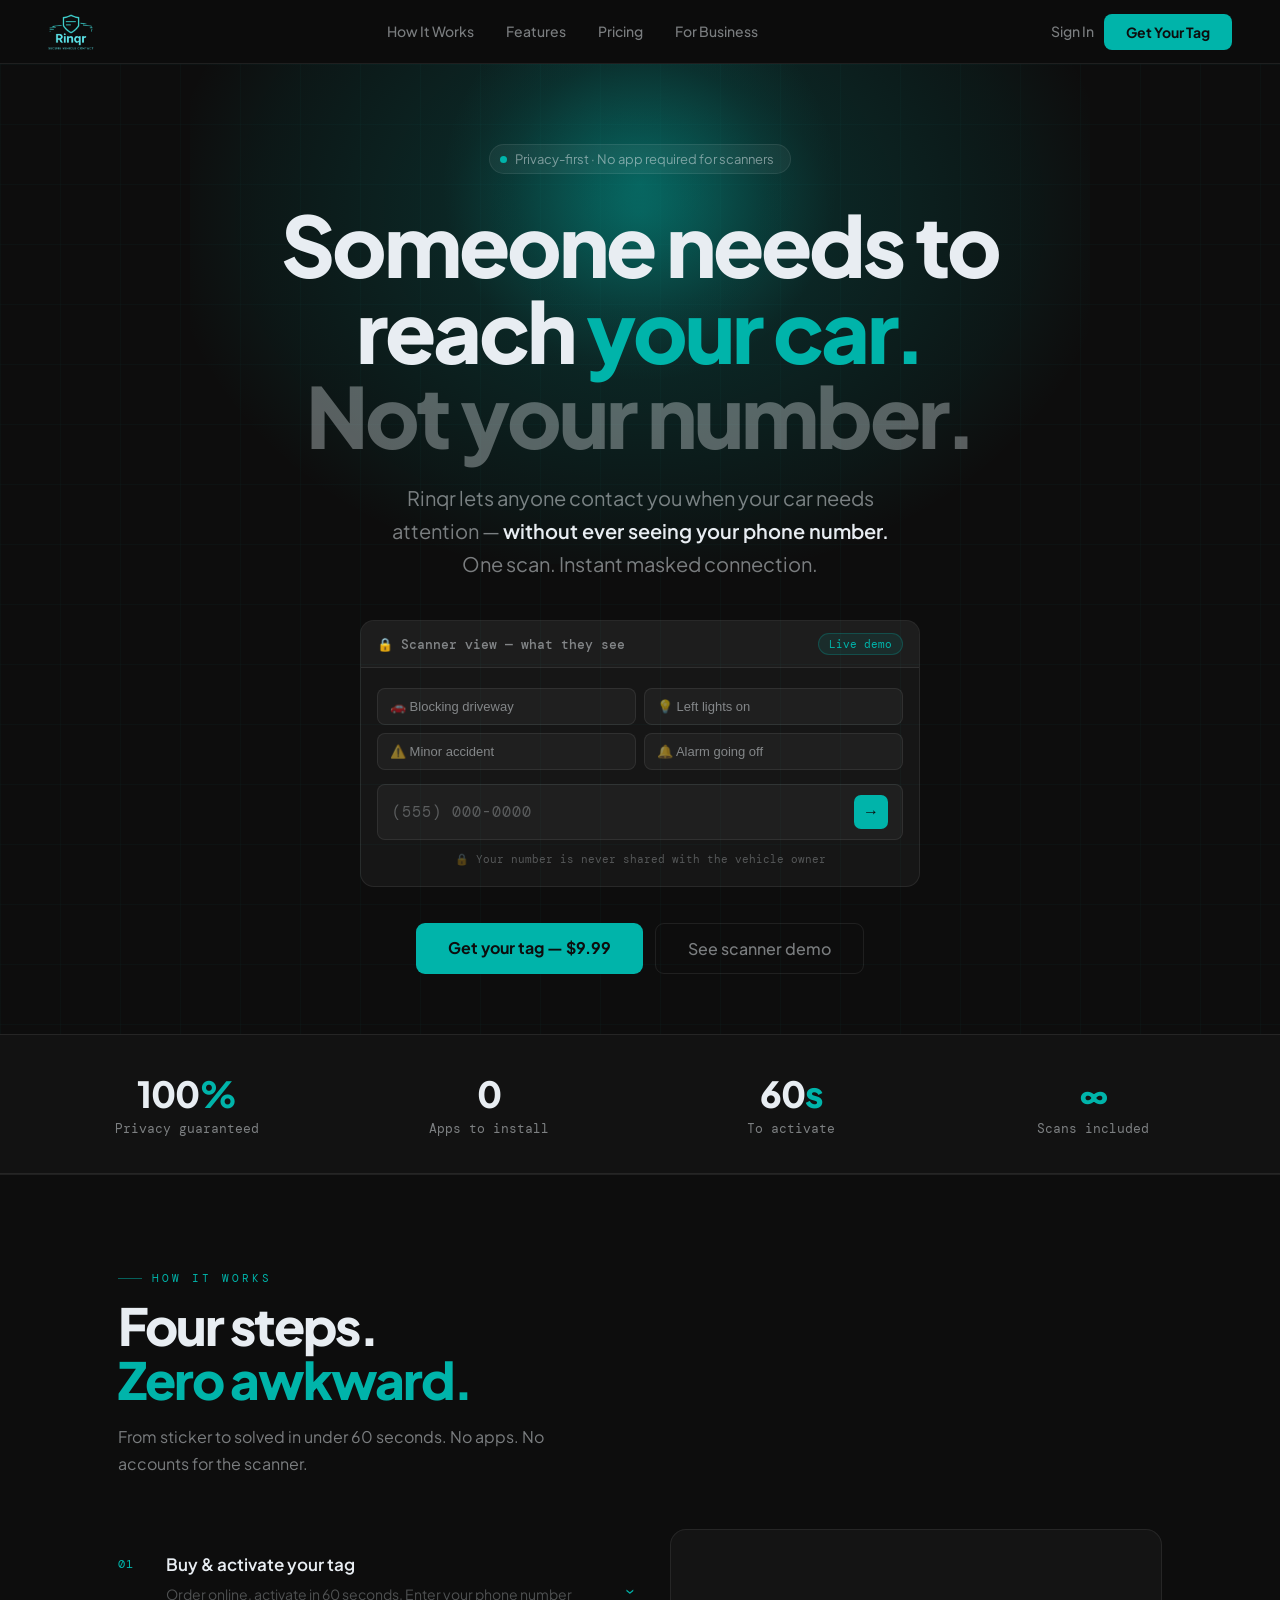
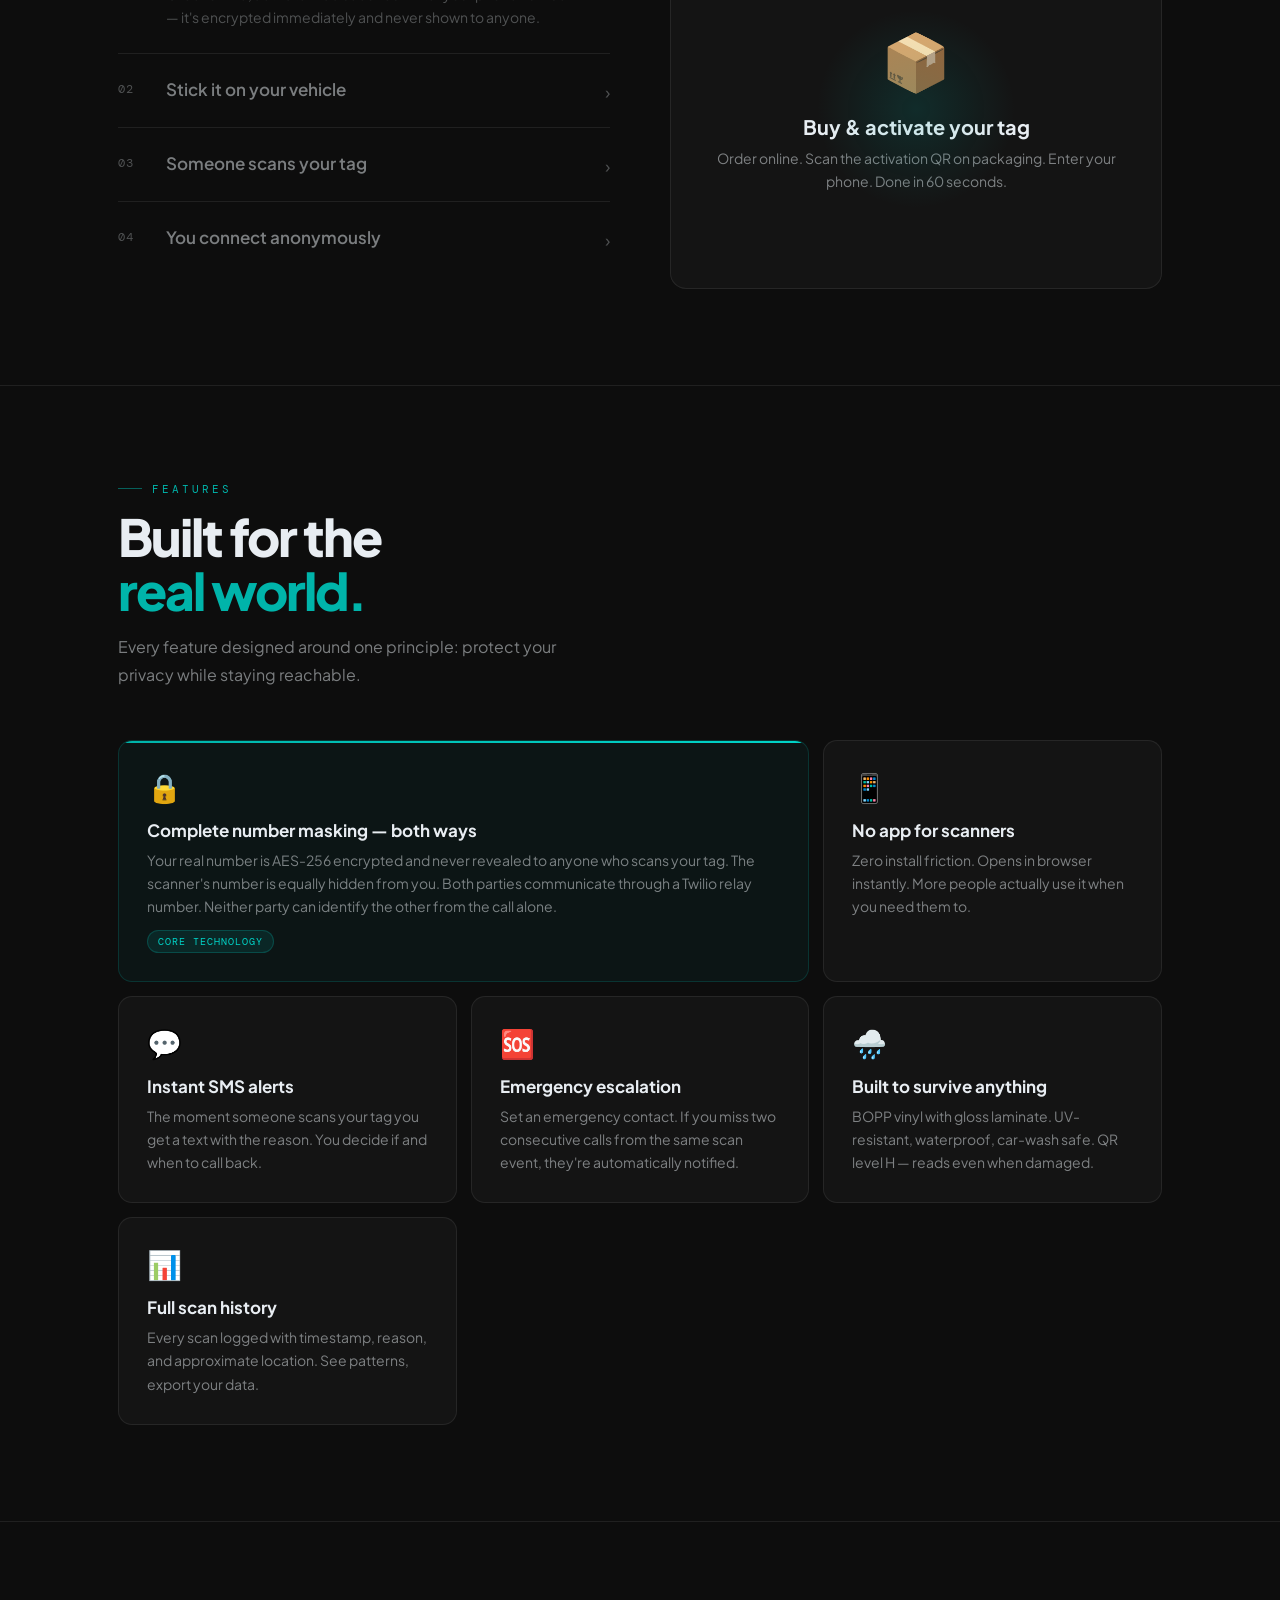
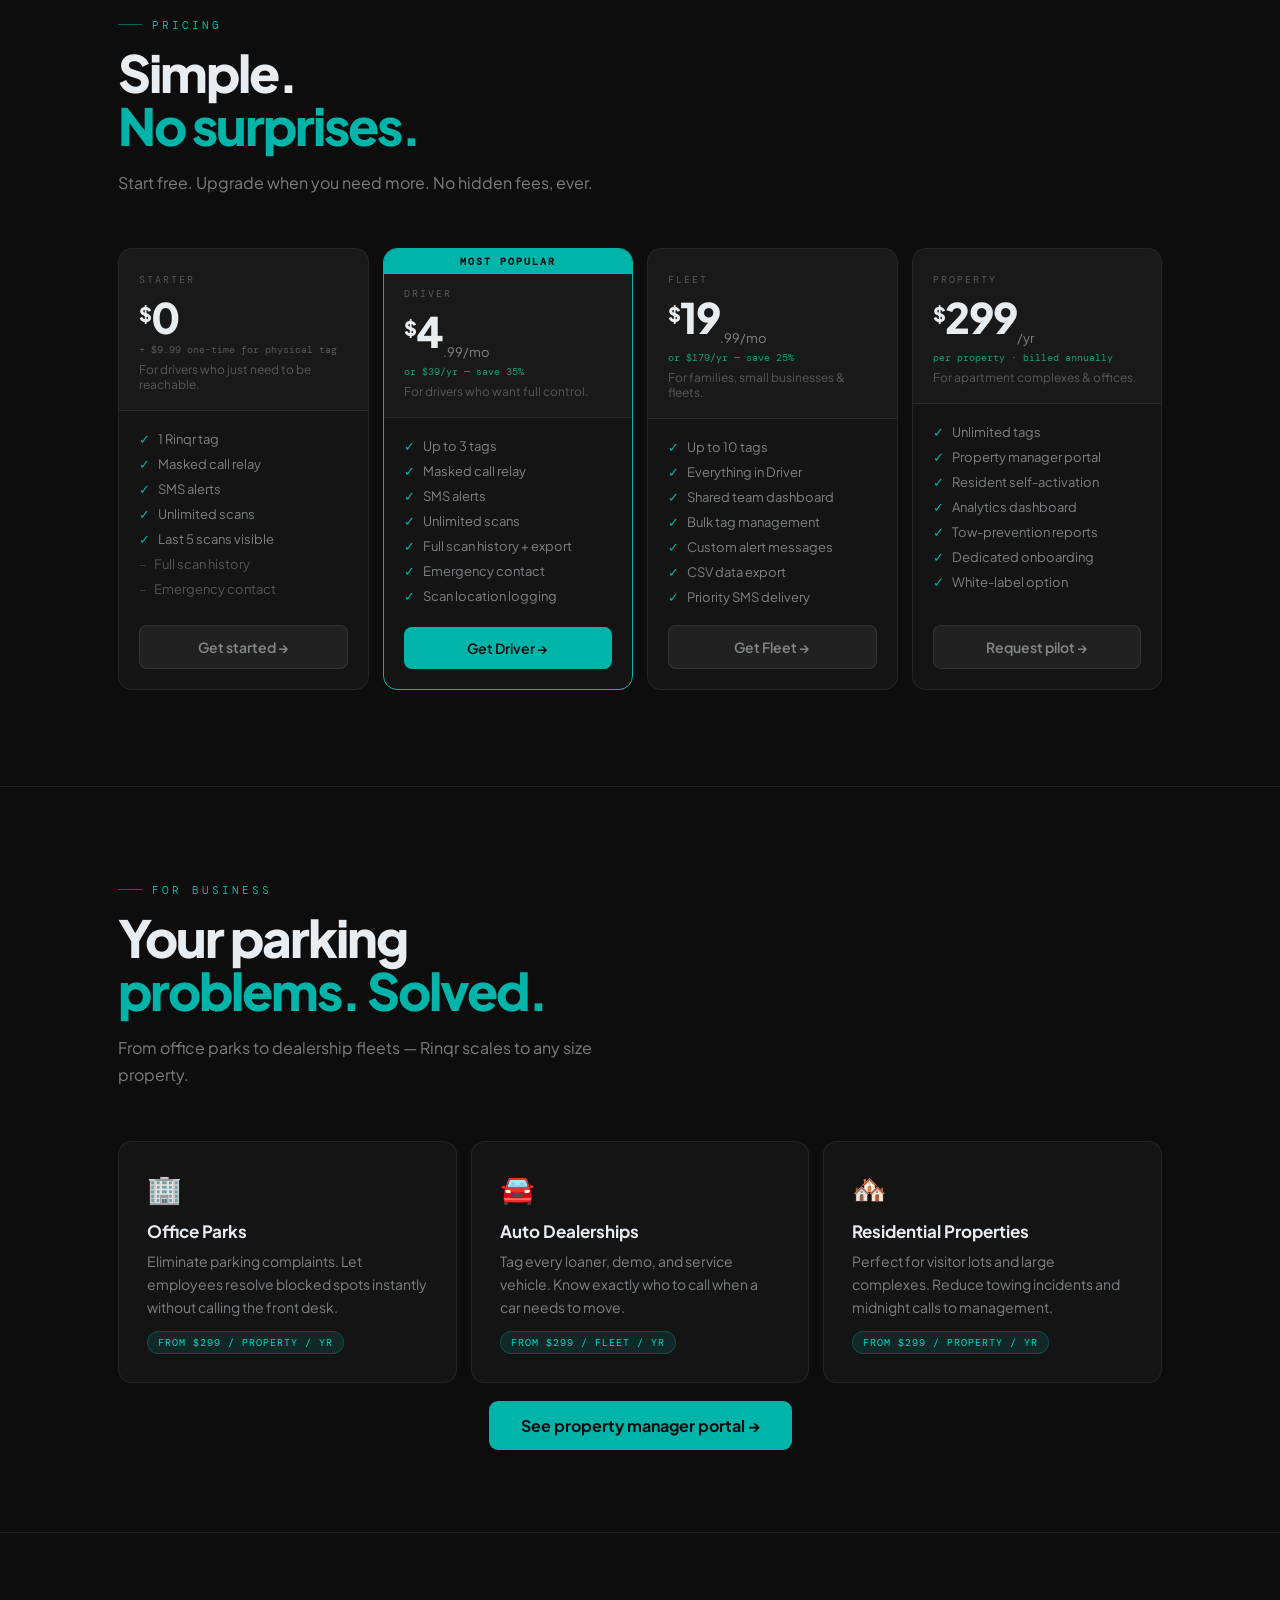
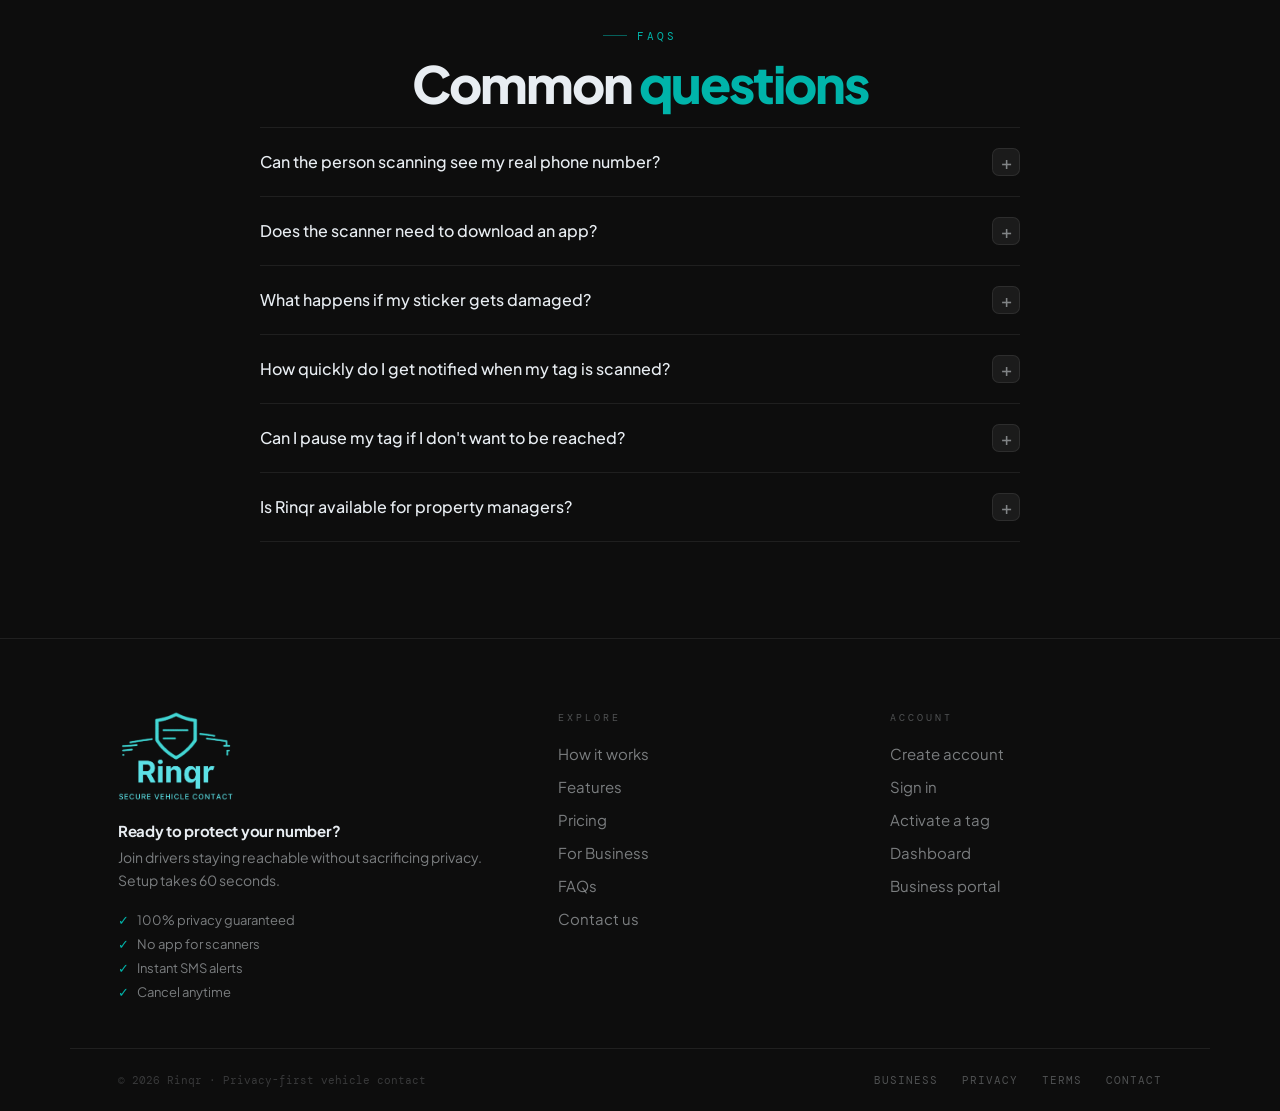
<file: index.html>
<!DOCTYPE html>
<html lang="en">
<head>
<meta charset="UTF-8">
<meta name="viewport" content="width=device-width, initial-scale=1.0">
<!-- FIX: Added meta description (was missing) -->
<meta name="description" content="Rinqr lets anyone contact you when your car needs attention — without seeing your phone number. One QR scan, instant masked SMS alert. Privacy-first vehicle contact.">
<meta name="robots" content="index, follow">
<!-- FIX: Added canonical (was missing) -->
<link rel="canonical" href="https://rinqr.com/">
<!-- FIX: Added full OG + Twitter tags (were missing) -->
<meta property="og:type" content="website">
<meta property="og:url" content="https://rinqr.com/">
<meta property="og:title" content="Rinqr — Anonymous Vehicle Contact">
<meta property="og:description" content="Let anyone reach you when your car needs attention — without ever seeing your phone number. One scan. Instant masked connection.">
<meta property="og:image" content="https://rinqr.com/og-image.png">
<meta property="og:image:width" content="1200">
<meta property="og:image:height" content="630">
<meta property="og:site_name" content="Rinqr">
<meta name="twitter:card" content="summary_large_image">
<meta name="twitter:url" content="https://rinqr.com/">
<meta name="twitter:title" content="Rinqr — Anonymous Vehicle Contact">
<meta name="twitter:description" content="Let anyone reach you when your car needs attention — without ever seeing your phone number. One scan. Instant masked connection.">
<meta name="twitter:image" content="https://rinqr.com/og-image.png">
<link rel="icon" type="image/png" href="Rinqr_logo.png">
<link rel="apple-touch-icon" href="Rinqr_logo.png">
<meta name="theme-color" content="#00b4aa">
<title>Rinqr — Anonymous Vehicle Contact</title>
<link rel="preconnect" href="https://fonts.googleapis.com">
<link rel="preconnect" href="https://fonts.gstatic.com" crossorigin>
<link href="https://fonts.googleapis.com/css2?family=Plus+Jakarta+Sans:wght@300;400;500;600;700;800;900&family=DM+Mono:wght@400;500&display=swap" rel="stylesheet">
<style>
*,*::before,*::after{box-sizing:border-box;margin:0;padding:0}
html{scroll-behavior:smooth}
body{background:#0d0d0d;color:#e8edf2;font-family:'Plus Jakarta Sans',sans-serif;-webkit-font-smoothing:antialiased;overflow-x:hidden}

:root{
  --cyan:#00b4aa;--cyan2:#00d4c8;
  --bg:#0d0d0d;--bg2:#141414;--bg3:#1a1a1a;
  --border:rgba(255,255,255,0.08);--border2:rgba(0,180,170,0.25);
  --text:#e8edf2;--muted:rgba(232,237,242,0.5);--muted2:rgba(232,237,242,0.3);
  --mono:'DM Mono',monospace;
}

/* FIX: sr-only utility for hidden H1 on signin etc */
.sr-only{position:absolute;width:1px;height:1px;padding:0;margin:-1px;overflow:hidden;clip:rect(0,0,0,0);white-space:nowrap;border:0}

/* ── NAV ── */
.nav{
  position:sticky;top:0;z-index:100;
  background:rgba(13,13,13,0.85);backdrop-filter:blur(20px);
  border-bottom:1px solid var(--border);
  padding:0 48px;height:64px;
  display:flex;align-items:center;justify-content:space-between;
  transition:background .3s;
}
.nav.scrolled{background:rgba(13,13,13,0.97)}
.nav-logo{display:flex;align-items:center;text-decoration:none}
.nav-logo img{height:36px;width:auto}
.nav-links{display:flex;align-items:center;gap:32px}
.nav-link{
  font-size:14px;font-weight:500;color:var(--muted);
  text-decoration:none;transition:color .2s;
  position:relative;padding-bottom:2px;
}
.nav-link::after{content:'';position:absolute;bottom:-2px;left:0;width:0;height:1px;background:var(--cyan);transition:width .2s}
.nav-link:hover{color:var(--text)}
.nav-link:hover::after,.nav-link.active::after{width:100%}
.nav-link.active{color:var(--text)}
.nav-cta{
  background:var(--cyan);color:#0d0d0d;
  font-size:14px;font-weight:700;
  padding:9px 22px;border-radius:8px;
  text-decoration:none;transition:background .2s,transform .15s;
}
.nav-cta:hover{background:var(--cyan2);transform:translateY(-1px)}

/* ── HERO ── */
.hero{
  min-height:100vh;display:flex;flex-direction:column;
  align-items:center;justify-content:center;
  text-align:center;padding:80px 24px 60px;
  position:relative;overflow:hidden;
}
.hero-glow{
  position:absolute;top:-200px;left:50%;transform:translateX(-50%);
  width:900px;height:700px;
  background:radial-gradient(ellipse at center,rgba(0,180,170,0.35) 0%,rgba(0,180,170,0.15) 30%,rgba(0,212,200,0.05) 60%,transparent 75%);
  pointer-events:none;animation:glowPulse 4s ease-in-out infinite;
}
.hero-glow2{
  position:absolute;top:-80px;left:50%;transform:translateX(-50%);
  width:400px;height:400px;
  background:radial-gradient(ellipse at center,rgba(0,212,200,0.25) 0%,rgba(0,180,170,0.08) 45%,transparent 70%);
  pointer-events:none;animation:glowPulse 3s ease-in-out infinite reverse;
}
@keyframes glowPulse{
  0%,100%{opacity:.7;transform:translateX(-50%) scale(1)}
  50%{opacity:1;transform:translateX(-50%) scale(1.08)}
}
.hero-grid{
  position:absolute;inset:0;
  background-image:linear-gradient(rgba(0,180,170,0.03) 1px,transparent 1px),linear-gradient(90deg,rgba(0,180,170,0.03) 1px,transparent 1px);
  background-size:60px 60px;pointer-events:none;
}
.hero-badge{
  display:inline-flex;align-items:center;gap:8px;
  background:rgba(255,255,255,0.05);border:1px solid var(--border);
  border-radius:100px;padding:6px 16px 6px 10px;
  font-size:13px;color:var(--muted);margin-bottom:28px;position:relative;
}
.hero-badge-dot{
  width:7px;height:7px;border-radius:50%;background:var(--cyan);
  animation:badgePulse 2s ease-in-out infinite;
}
@keyframes badgePulse{0%,100%{box-shadow:0 0 0 0 rgba(0,180,170,.5)}50%{box-shadow:0 0 0 6px rgba(0,180,170,0)}}
.hero-title{
  font-size:clamp(44px,7vw,84px);font-weight:900;
  line-height:1.02;letter-spacing:-3px;
  margin-bottom:22px;position:relative;
}
.hero-title .accent{color:var(--cyan)}
.hero-title .dim{color:rgba(232,237,242,0.35)}
.hero-sub{
  font-size:clamp(16px,2vw,20px);color:var(--muted);
  max-width:500px;line-height:1.65;margin-bottom:40px;position:relative;
}
.hero-sub strong{color:var(--text);font-weight:600}

/* ── SCANNER DEMO WIDGET ── */
.demo-widget{
  background:rgba(255,255,255,0.04);border:1px solid var(--border);
  border-radius:14px;max-width:560px;width:100%;
  margin:0 auto 36px;position:relative;overflow:hidden;
}
.demo-widget-header{
  display:flex;align-items:center;justify-content:space-between;
  padding:12px 16px;border-bottom:1px solid var(--border);
  background:rgba(255,255,255,0.03);
}
.demo-widget-title{display:flex;align-items:center;gap:8px;font-size:13px;font-weight:500;color:var(--muted);font-family:var(--mono)}
.demo-widget-title .dw-icon{color:var(--cyan)}
.demo-status{font-family:var(--mono);font-size:11px;color:var(--cyan);background:rgba(0,180,170,.1);border:1px solid var(--border2);padding:3px 10px;border-radius:100px}
.demo-widget-body{padding:20px 16px}
.demo-reasons{display:grid;grid-template-columns:1fr 1fr;gap:8px;margin-bottom:14px}
.demo-reason{
  background:rgba(255,255,255,0.04);border:1px solid var(--border);
  border-radius:8px;padding:10px 12px;font-size:13px;color:var(--muted);
  cursor:pointer;transition:border-color .15s,background .15s,color .15s;
  text-align:left;display:flex;align-items:center;gap:8px;
}
.demo-reason:hover{border-color:var(--border2);background:rgba(0,180,170,.05);color:var(--text)}
.demo-reason.sel{border-color:var(--cyan);background:rgba(0,180,170,.10);color:var(--cyan2)}
.demo-phone-row{
  display:flex;align-items:center;gap:10px;
  background:rgba(255,255,255,0.04);border:1px solid var(--border);
  border-radius:8px;padding:10px 14px;margin-bottom:12px;
}
.demo-phone-row input{
  flex:1;background:transparent;border:none;outline:none;
  font-size:15px;color:var(--text);font-family:var(--mono);letter-spacing:1px;
}
.demo-phone-row input::placeholder{color:var(--muted2)}
.demo-send-btn{
  background:var(--cyan);color:#0d0d0d;border:none;border-radius:7px;
  width:34px;height:34px;display:flex;align-items:center;justify-content:center;
  cursor:pointer;font-size:16px;transition:background .15s,transform .1s;flex-shrink:0;
}
.demo-send-btn:hover{background:var(--cyan2);transform:scale(1.05)}
.demo-privacy{font-size:11px;color:var(--muted2);font-family:var(--mono);text-align:center}
.demo-success{display:none;text-align:center;padding:20px;animation:fadeIn .4s ease}
@keyframes fadeIn{from{opacity:0;transform:translateY(8px)}to{opacity:1;transform:translateY(0)}}
.demo-success .ds-icon{font-size:36px;margin-bottom:10px;display:block}
.demo-success .ds-title{font-size:15px;font-weight:600;color:var(--cyan2);margin-bottom:4px}
.demo-success .ds-sub{font-size:12px;color:var(--muted);font-family:var(--mono)}

.hero-cta-row{display:flex;gap:12px;justify-content:center;flex-wrap:wrap;position:relative}
.btn-primary-hero{
  background:var(--cyan);color:#0d0d0d;font-size:16px;font-weight:700;
  padding:14px 32px;border-radius:9px;text-decoration:none;
  transition:background .2s,transform .15s,box-shadow .2s;
}
.btn-primary-hero:hover{background:var(--cyan2);transform:translateY(-2px);box-shadow:0 8px 32px rgba(0,180,170,.3)}
.btn-ghost-hero{
  background:transparent;color:var(--muted);font-size:16px;font-weight:500;
  padding:14px 32px;border-radius:9px;text-decoration:none;
  border:1px solid var(--border);transition:border-color .2s,color .2s,transform .15s;
}
.btn-ghost-hero:hover{border-color:var(--border2);color:var(--text);transform:translateY(-2px)}

/* ── STATS BAR ── */
.stats-bar{
  border-top:1px solid var(--border);border-bottom:1px solid var(--border);
  background:rgba(255,255,255,.02);padding:36px 48px;
  display:grid;grid-template-columns:repeat(4,1fr);gap:24px;text-align:center;
}
.stat-val{font-size:36px;font-weight:800;color:var(--text);letter-spacing:-1px;margin-bottom:4px}
.stat-val span{color:var(--cyan)}
.stat-label{font-size:13px;color:var(--muted);font-family:var(--mono)}

/* ── SECTIONS ── */
.section{padding:96px 48px;max-width:1140px;margin:0 auto}
.section-eyebrow{
  font-family:var(--mono);font-size:11px;letter-spacing:3px;
  text-transform:uppercase;color:var(--cyan);margin-bottom:14px;
  display:flex;align-items:center;gap:10px;
}
.section-eyebrow::before{content:'';width:24px;height:1px;background:var(--cyan);opacity:.5}
.section-title{
  font-size:clamp(32px,4vw,52px);font-weight:800;letter-spacing:-2px;
  line-height:1.05;margin-bottom:16px;color:var(--text);
}
.section-title .accent{color:var(--cyan)}
.section-sub{font-size:16px;color:var(--muted);max-width:480px;line-height:1.7;margin-bottom:52px}
.full-divider{border:none;border-top:1px solid var(--border);margin:0}

/* ── HOW IT WORKS ── */
.how-layout{display:grid;grid-template-columns:1fr 1fr;gap:60px;align-items:start}
.how-steps{display:flex;flex-direction:column}
.how-step{
  display:flex;gap:20px;padding:24px 0;
  border-bottom:1px solid var(--border);cursor:pointer;transition:all .2s;
}
.how-step:last-child{border-bottom:none}
.how-step-num{font-family:var(--mono);font-size:12px;letter-spacing:1px;color:var(--muted2);min-width:28px;padding-top:3px;transition:color .2s}
.how-step-content{flex:1}
.how-step-title{font-size:17px;font-weight:600;color:var(--muted);transition:color .2s}
.how-step-desc{font-size:14px;color:var(--muted2);line-height:1.65;max-height:0;overflow:hidden;transition:max-height .3s ease,opacity .3s,margin .3s;opacity:0;margin-top:0}
.how-step.active .how-step-num{color:var(--cyan)}
.how-step.active .how-step-title{color:var(--text)}
.how-step.active .how-step-desc{max-height:100px;opacity:1;margin-top:8px}
.how-step-arrow{color:var(--muted2);transition:color .2s,transform .2s;font-size:18px;padding-top:2px}
.how-step.active .how-step-arrow{color:var(--cyan);transform:rotate(90deg)}
.how-visual{
  position:sticky;top:100px;
  background:rgba(255,255,255,0.03);border:1px solid var(--border);
  border-radius:16px;padding:32px;min-height:360px;
  display:flex;flex-direction:column;align-items:center;justify-content:center;
  text-align:center;overflow:hidden;
}
.how-visual-glow{position:absolute;width:200px;height:200px;background:radial-gradient(circle,rgba(0,180,170,0.15) 0%,transparent 70%);border-radius:50%;pointer-events:none}
.how-visual-content{animation:fadeIn .4s ease}
.how-visual-icon{font-size:56px;margin-bottom:18px;display:block}
.how-visual-title{font-size:20px;font-weight:700;color:var(--text);margin-bottom:8px}
.how-visual-desc{font-size:14px;color:var(--muted);line-height:1.65}

/* ── BENTO ── */
.bento-grid{display:grid;grid-template-columns:repeat(3,1fr);grid-template-rows:auto auto;gap:14px}
.bento-card{
  background:rgba(255,255,255,0.03);border:1px solid var(--border);
  border-radius:14px;padding:28px;transition:border-color .25s,background .25s;
  position:relative;overflow:hidden;
}
.bento-card:hover{border-color:var(--border2);background:rgba(0,180,170,.04)}
.bento-card.featured{grid-column:span 2;border-color:rgba(0,180,170,.2);background:rgba(0,180,170,.05)}
.bento-card::before{content:'';position:absolute;top:0;left:0;right:0;height:2px;background:linear-gradient(90deg,var(--cyan),var(--cyan2));opacity:0;transition:opacity .25s}
.bento-card:hover::before,.bento-card.featured::before{opacity:1}
.bento-icon{font-size:28px;margin-bottom:14px;display:block}
.bento-title{font-size:17px;font-weight:700;color:var(--text);margin-bottom:8px}
.bento-desc{font-size:14px;color:var(--muted);line-height:1.65}
.bento-tag{display:inline-block;font-family:var(--mono);font-size:10px;letter-spacing:1px;padding:4px 10px;border-radius:100px;margin-top:12px;background:rgba(0,180,170,.12);color:var(--cyan2);border:1px solid var(--border2);text-transform:uppercase}

/* ── TESTIMONIALS ── */
.testimonials-section{background:rgba(255,255,255,.015)}
.testi-grid{display:grid;grid-template-columns:repeat(3,1fr);gap:14px}
.testi-card{background:rgba(255,255,255,0.04);border:1px solid var(--border);border-radius:14px;padding:24px;transition:border-color .2s,transform .2s}
.testi-card:hover{border-color:var(--border2);transform:translateY(-3px)}
.testi-stars{color:var(--cyan);font-size:14px;letter-spacing:2px;margin-bottom:14px}
.testi-text{font-size:14px;color:var(--muted);line-height:1.7;margin-bottom:18px;font-style:italic}
.testi-author{display:flex;align-items:center;gap:10px}
.testi-avatar{width:38px;height:38px;border-radius:50%;background:linear-gradient(135deg,var(--cyan),#006b66);display:flex;align-items:center;justify-content:center;font-weight:700;font-size:14px;color:#fff;flex-shrink:0}
.testi-name{font-size:14px;font-weight:600;color:var(--text)}
.testi-role{font-size:12px;color:var(--muted2);font-family:var(--mono)}

/* ── PRICING ── */
.pricing-grid{display:grid;grid-template-columns:repeat(4,1fr);gap:14px}
.price-card{background:rgba(255,255,255,0.03);border:1px solid var(--border);border-radius:14px;overflow:hidden;display:flex;flex-direction:column;transition:border-color .25s,transform .25s}
.price-card:hover{transform:translateY(-4px);border-color:rgba(255,255,255,.15)}
.price-card.featured{border-color:var(--cyan);position:relative}
.price-card.featured::before{content:'MOST POPULAR';position:absolute;top:0;left:0;right:0;background:var(--cyan);color:#0d0d0d;font-family:var(--mono);font-size:10px;letter-spacing:2px;text-align:center;padding:6px;font-weight:600}
.price-head{padding:24px 20px 18px;border-bottom:1px solid var(--border);background:rgba(255,255,255,.02)}
.price-card.featured .price-head{padding-top:38px}
.price-name{font-family:var(--mono);font-size:10px;letter-spacing:2px;text-transform:uppercase;color:var(--muted2);margin-bottom:10px}
.price-amount{font-size:42px;font-weight:800;letter-spacing:-1px;color:var(--text);line-height:1}
.price-amount sup{font-size:20px;vertical-align:top;margin-top:8px;display:inline-block}
.price-amount sub{font-size:13px;color:var(--muted);font-weight:400;letter-spacing:0}
.price-save{font-family:var(--mono);font-size:10px;color:#1a9e7a;margin-top:5px}
.price-desc{font-size:12px;color:var(--muted2);margin-top:6px}
.price-body{padding:20px;flex:1;display:flex;flex-direction:column}
.price-features{list-style:none;display:flex;flex-direction:column;gap:9px;margin-bottom:20px;flex:1}
.price-features li{display:flex;gap:8px;align-items:flex-start;font-size:13px;color:var(--muted)}
.pf-check{color:var(--cyan);flex-shrink:0}
.pf-x{color:rgba(232,237,242,.2);flex-shrink:0}
.price-btn{display:block;width:100%;padding:12px;border-radius:8px;text-align:center;font-size:14px;font-weight:600;text-decoration:none;transition:opacity .15s,transform .1s;border:none;cursor:pointer}
.price-btn:hover{opacity:.88;transform:translateY(-1px)}
.price-btn.primary{background:var(--cyan);color:#0d0d0d}
.price-btn.secondary{background:rgba(255,255,255,.06);color:var(--muted);border:1px solid var(--border)}

/* ── FAQ ── */
.faq-list{display:flex;flex-direction:column;max-width:760px;margin:0 auto}
.faq-item{border-bottom:1px solid var(--border);overflow:hidden}
.faq-item:first-child{border-top:1px solid var(--border)}
.faq-q{width:100%;text-align:left;background:none;border:none;cursor:pointer;display:flex;align-items:center;justify-content:space-between;padding:20px 0;font-size:16px;font-weight:500;color:var(--text);gap:16px;transition:color .15s;font-family:'Plus Jakarta Sans',sans-serif}
.faq-q:hover{color:var(--cyan)}
.faq-plus{width:28px;height:28px;border-radius:7px;background:rgba(255,255,255,.06);border:1px solid var(--border);display:flex;align-items:center;justify-content:center;font-size:18px;color:var(--muted);flex-shrink:0;transition:background .15s,color .15s,transform .25s}
.faq-item.open .faq-plus{background:rgba(0,180,170,.12);color:var(--cyan);transform:rotate(45deg);border-color:var(--border2)}
.faq-a{font-size:14px;color:var(--muted);line-height:1.7;max-height:0;overflow:hidden;transition:max-height .35s ease,padding .35s;padding-bottom:0}
.faq-item.open .faq-a{max-height:200px;padding-bottom:20px}

/* ── FOOTER ── */
footer{background:#0d0d0d;border-top:1px solid var(--border)}
.footer-top{max-width:1140px;margin:0 auto;padding:72px 48px 48px;display:grid;grid-template-columns:1.4fr 1fr 1fr;gap:60px;border-bottom:1px solid var(--border)}
.footer-logo{display:inline-flex;align-items:center;text-decoration:none;margin-bottom:20px}
.footer-logo img{height:90px;width:auto}
.footer-tagline{font-size:15px;font-weight:700;color:var(--text);margin-bottom:6px;letter-spacing:-0.3px}
.footer-sub{font-size:14px;color:var(--muted);line-height:1.65;margin-bottom:20px}
.footer-checklist{display:flex;flex-direction:column;gap:8px}
.footer-checklist span{display:flex;align-items:center;gap:8px;font-size:13px;color:var(--muted)}
.footer-checklist .ck{color:var(--cyan)}
.footer-col-label{font-family:var(--mono);font-size:10px;letter-spacing:3px;text-transform:uppercase;color:var(--muted2);margin-bottom:20px}
.footer-col-links{display:flex;flex-direction:column;gap:14px}
.footer-col-link{font-size:15px;color:var(--muted);text-decoration:none;transition:color .15s}
.footer-col-link:hover{color:var(--text)}
.footer-bottom{max-width:1140px;margin:0 auto;padding:24px 48px;display:flex;align-items:center;justify-content:space-between;flex-wrap:wrap;gap:12px}
.footer-note{font-family:var(--mono);font-size:11px;color:rgba(232,237,242,.2)}
.footer-bottom-links{display:flex;gap:24px;flex-wrap:wrap}
.footer-bottom-link{font-family:var(--mono);font-size:11px;letter-spacing:1px;text-transform:uppercase;color:rgba(232,237,242,.3);text-decoration:none;transition:color .15s}
.footer-bottom-link:hover{color:var(--cyan)}

/* ── SCROLL REVEAL ── */
.reveal{opacity:0;transform:translateY(28px);transition:opacity .6s ease,transform .6s ease}
.reveal.visible{opacity:1;transform:translateY(0)}
.reveal-delay-1{transition-delay:.1s}
.reveal-delay-2{transition-delay:.2s}
.reveal-delay-3{transition-delay:.3s}
.reveal-delay-4{transition-delay:.4s}

/* ── RESPONSIVE ── */
@media(max-width:900px){
  .pricing-grid{grid-template-columns:repeat(2,1fr)}
  .how-layout{grid-template-columns:1fr}
  .how-visual{display:none}
  .stats-bar{grid-template-columns:repeat(2,1fr)}
  .testi-grid{grid-template-columns:1fr}
  .bento-grid{grid-template-columns:1fr}
  .bento-card.featured{grid-column:span 1}
  .footer-top{grid-template-columns:1fr;gap:40px;padding:48px 20px}
  .footer-bottom{padding:20px;flex-direction:column;align-items:flex-start}
}
@media(max-width:600px){
  .nav{padding:0 20px}
  .nav-links{display:none}
  .section{padding:60px 20px}
  .stats-bar{padding:32px 20px;grid-template-columns:1fr 1fr}
  .pricing-grid{grid-template-columns:1fr}
}
</style>
</head>
<body>

<nav class="nav" id="mainNav">
  <a href="index.html" class="nav-logo">
    <img src="Rinqr_logo.png" alt="Rinqr">
  </a>
  <div class="nav-links">
    <a href="#how"      class="nav-link" data-section="how">How It Works</a>
    <a href="#features" class="nav-link" data-section="features">Features</a>
    <a href="#pricing"  class="nav-link" data-section="pricing">Pricing</a>
    <a href="#business" class="nav-link" data-section="business">For Business</a>
  </div>
  <div style="display:flex;align-items:center;gap:10px">
    <a href="signin.html" class="nav-link">Sign In</a>
    <a href="signin.html?tab=signup" class="nav-cta">Get Your Tag</a>
  </div>
</nav>

<!-- HERO -->
<section class="hero" id="hero">
  <div class="hero-glow"></div>
  <div class="hero-glow2"></div>
  <div class="hero-grid"></div>

  <div class="hero-badge reveal">
    <span class="hero-badge-dot"></span>
    Privacy-first · No app required for scanners
  </div>

  <!-- FIX: Changed from <div> to <h1> — was missing H1 entirely -->
  <h1 class="hero-title reveal reveal-delay-1">
    Someone needs to<br>
    reach <span class="accent">your car.</span><br>
    <span class="dim">Not your number.</span>
  </h1>

  <p class="hero-sub reveal reveal-delay-2">
    Rinqr lets anyone contact you when your car needs attention —
    <strong>without ever seeing your phone number.</strong>
    One scan. Instant masked connection.
  </p>

  <div class="demo-widget reveal reveal-delay-3" id="demoWidget">
    <div class="demo-widget-header">
      <div class="demo-widget-title">
        <span class="dw-icon">🔒</span> Scanner view — what they see
      </div>
      <div class="demo-status">Live demo</div>
    </div>
    <div class="demo-widget-body" id="demoBody">
      <div class="demo-reasons">
        <button class="demo-reason" onclick="selectReason(this,'🚗','Blocking driveway')">🚗 Blocking driveway</button>
        <button class="demo-reason" onclick="selectReason(this,'💡','Left lights on')">💡 Left lights on</button>
        <button class="demo-reason" onclick="selectReason(this,'⚠️','Minor accident')">⚠️ Minor accident</button>
        <button class="demo-reason" onclick="selectReason(this,'🔔','Alarm going off')">🔔 Alarm going off</button>
      </div>
      <div class="demo-phone-row">
        <input type="tel" id="demoPhone" placeholder="(555) 000-0000" maxlength="14"
          oninput="let v=this.value.replace(/\D/g,'').slice(0,10);if(v.length>=7)v='('+v.slice(0,3)+') '+v.slice(3,6)+'-'+v.slice(6);else if(v.length>=4)v='('+v.slice(0,3)+') '+v.slice(3);else if(v.length)v='('+v;this.value=v;">
        <button class="demo-send-btn" onclick="sendDemo()">→</button>
      </div>
      <div class="demo-privacy">🔒 Your number is never shared with the vehicle owner</div>
    </div>
    <div class="demo-success" id="demoSuccess">
      <span class="ds-icon">✅</span>
      <div class="ds-title">Message sent anonymously</div>
      <div class="ds-sub">Owner notified via SMS · Neither number revealed · 0 exposures</div>
    </div>
  </div>

  <div class="hero-cta-row reveal reveal-delay-4">
    <a href="signin.html?tab=signup" class="btn-primary-hero">Get your tag — $9.99</a>
    <a href="scan.html" class="btn-ghost-hero">See scanner demo</a>
  </div>
</section>

<!-- STATS BAR -->
<div class="stats-bar">
  <div class="reveal"><div class="stat-val">100<span>%</span></div><div class="stat-label">Privacy guaranteed</div></div>
  <div class="reveal reveal-delay-1"><div class="stat-val">0</div><div class="stat-label">Apps to install</div></div>
  <div class="reveal reveal-delay-2"><div class="stat-val">60<span>s</span></div><div class="stat-label">To activate</div></div>
  <div class="reveal reveal-delay-3"><div class="stat-val"><span>∞</span></div><div class="stat-label">Scans included</div></div>
</div>

<hr class="full-divider">

<!-- HOW IT WORKS -->
<div id="how">
<div class="section">
  <div class="section-eyebrow reveal">How it works</div>
  <h2 class="section-title reveal">Four steps.<br><span class="accent">Zero awkward.</span></h2>
  <p class="section-sub reveal">From sticker to solved in under 60 seconds. No apps. No accounts for the scanner.</p>
  <div class="how-layout">
    <div class="how-steps">
      <div class="how-step active" onclick="setHowStep(0,this)">
        <div class="how-step-num">01</div>
        <div class="how-step-content">
          <div class="how-step-title">Buy &amp; activate your tag</div>
          <div class="how-step-desc">Order online, activate in 60 seconds. Enter your phone number — it's encrypted immediately and never shown to anyone.</div>
        </div>
        <div class="how-step-arrow">›</div>
      </div>
      <div class="how-step" onclick="setHowStep(1,this)">
        <div class="how-step-num">02</div>
        <div class="how-step-content">
          <div class="how-step-title">Stick it on your vehicle</div>
          <div class="how-step-desc">Weatherproof BOPP vinyl. UV-resistant, car-wash safe. QR error correction level H — still scans even if 30% is damaged.</div>
        </div>
        <div class="how-step-arrow">›</div>
      </div>
      <div class="how-step" onclick="setHowStep(2,this)">
        <div class="how-step-num">03</div>
        <div class="how-step-content">
          <div class="how-step-title">Someone scans your tag</div>
          <div class="how-step-desc">Any smartphone camera works — no app install, no account, no friction. They pick a reason and enter their number.</div>
        </div>
        <div class="how-step-arrow">›</div>
      </div>
      <div class="how-step" onclick="setHowStep(3,this)">
        <div class="how-step-num">04</div>
        <div class="how-step-content">
          <div class="how-step-title">You connect anonymously</div>
          <div class="how-step-desc">Twilio relay bridges the connection. You get an SMS with the reason. Neither side ever sees the other's real number — ever.</div>
        </div>
        <div class="how-step-arrow">›</div>
      </div>
    </div>
    <div class="how-visual" id="howVisual">
      <div class="how-visual-glow"></div>
      <div class="how-visual-content" id="howVisualContent">
        <span class="how-visual-icon">📦</span>
        <div class="how-visual-title">Buy &amp; activate your tag</div>
        <div class="how-visual-desc">Order online. Scan the activation QR on packaging. Enter your phone. Done in 60 seconds.</div>
      </div>
    </div>
  </div>
</div>
</div>

<hr class="full-divider">

<!-- FEATURES -->
<div id="features">
<div class="section">
  <div class="section-eyebrow reveal">Features</div>
  <h2 class="section-title reveal">Built for the<br><span class="accent">real world.</span></h2>
  <p class="section-sub reveal">Every feature designed around one principle: protect your privacy while staying reachable.</p>
  <div class="bento-grid">
    <div class="bento-card featured reveal">
      <span class="bento-icon">🔒</span>
      <div class="bento-title">Complete number masking — both ways</div>
      <p class="bento-desc">Your real number is AES-256 encrypted and never revealed to anyone who scans your tag. The scanner's number is equally hidden from you. Both parties communicate through a Twilio relay number. Neither party can identify the other from the call alone.</p>
      <span class="bento-tag">Core technology</span>
    </div>
    <div class="bento-card reveal reveal-delay-1">
      <span class="bento-icon">📱</span>
      <div class="bento-title">No app for scanners</div>
      <p class="bento-desc">Zero install friction. Opens in browser instantly. More people actually use it when you need them to.</p>
    </div>
    <div class="bento-card reveal reveal-delay-2">
      <span class="bento-icon">💬</span>
      <div class="bento-title">Instant SMS alerts</div>
      <p class="bento-desc">The moment someone scans your tag you get a text with the reason. You decide if and when to call back.</p>
    </div>
    <div class="bento-card reveal">
      <span class="bento-icon">🆘</span>
      <div class="bento-title">Emergency escalation</div>
      <p class="bento-desc">Set an emergency contact. If you miss two consecutive calls from the same scan event, they're automatically notified.</p>
    </div>
    <div class="bento-card reveal reveal-delay-1">
      <span class="bento-icon">🌧️</span>
      <div class="bento-title">Built to survive anything</div>
      <p class="bento-desc">BOPP vinyl with gloss laminate. UV-resistant, waterproof, car-wash safe. QR level H — reads even when damaged.</p>
    </div>
    <div class="bento-card reveal reveal-delay-2">
      <span class="bento-icon">📊</span>
      <div class="bento-title">Full scan history</div>
      <p class="bento-desc">Every scan logged with timestamp, reason, and approximate location. See patterns, export your data.</p>
    </div>
  </div>
</div>
</div>

<hr class="full-divider">

<!-- PRICING -->
<div id="pricing">
<div class="section">
  <div class="section-eyebrow reveal">Pricing</div>
  <h2 class="section-title reveal">Simple.<br><span class="accent">No surprises.</span></h2>
  <p class="section-sub reveal">Start free. Upgrade when you need more. No hidden fees, ever.</p>
  <div class="pricing-grid">
    <div class="price-card reveal">
      <div class="price-head">
        <div class="price-name">Starter</div>
        <div class="price-amount"><sup>$</sup>0</div>
        <div class="price-save" style="color:var(--muted2)">+ $9.99 one-time for physical tag</div>
        <div class="price-desc">For drivers who just need to be reachable.</div>
      </div>
      <div class="price-body">
        <ul class="price-features">
          <li><span class="pf-check">✓</span>1 Rinqr tag</li>
          <li><span class="pf-check">✓</span>Masked call relay</li>
          <li><span class="pf-check">✓</span>SMS alerts</li>
          <li><span class="pf-check">✓</span>Unlimited scans</li>
          <li><span class="pf-check">✓</span>Last 5 scans visible</li>
          <li><span class="pf-x">–</span><span style="color:var(--muted2)">Full scan history</span></li>
          <li><span class="pf-x">–</span><span style="color:var(--muted2)">Emergency contact</span></li>
        </ul>
        <a href="signin.html?tab=signup" class="price-btn secondary">Get started →</a>
      </div>
    </div>
    <div class="price-card featured reveal reveal-delay-1">
      <div class="price-head">
        <div class="price-name">Driver</div>
        <div class="price-amount"><sup>$</sup>4<sub>.99/mo</sub></div>
        <div class="price-save">or $39/yr — save 35%</div>
        <div class="price-desc">For drivers who want full control.</div>
      </div>
      <div class="price-body">
        <ul class="price-features">
          <li><span class="pf-check">✓</span>Up to 3 tags</li>
          <li><span class="pf-check">✓</span>Masked call relay</li>
          <li><span class="pf-check">✓</span>SMS alerts</li>
          <li><span class="pf-check">✓</span>Unlimited scans</li>
          <li><span class="pf-check">✓</span>Full scan history + export</li>
          <li><span class="pf-check">✓</span>Emergency contact</li>
          <li><span class="pf-check">✓</span>Scan location logging</li>
        </ul>
        <a href="signin.html?tab=signup" class="price-btn primary">Get Driver →</a>
      </div>
    </div>
    <div class="price-card reveal reveal-delay-2">
      <div class="price-head">
        <div class="price-name">Fleet</div>
        <div class="price-amount"><sup>$</sup>19<sub>.99/mo</sub></div>
        <div class="price-save">or $179/yr — save 25%</div>
        <div class="price-desc">For families, small businesses &amp; fleets.</div>
      </div>
      <div class="price-body">
        <ul class="price-features">
          <li><span class="pf-check">✓</span>Up to 10 tags</li>
          <li><span class="pf-check">✓</span>Everything in Driver</li>
          <li><span class="pf-check">✓</span>Shared team dashboard</li>
          <li><span class="pf-check">✓</span>Bulk tag management</li>
          <li><span class="pf-check">✓</span>Custom alert messages</li>
          <li><span class="pf-check">✓</span>CSV data export</li>
          <li><span class="pf-check">✓</span>Priority SMS delivery</li>
        </ul>
        <a href="property.html#contact" class="price-btn secondary">Get Fleet →</a>
      </div>
    </div>
    <div class="price-card reveal reveal-delay-3">
      <div class="price-head">
        <div class="price-name">Property</div>
        <div class="price-amount"><sup>$</sup>299<sub>/yr</sub></div>
        <div class="price-save">per property · billed annually</div>
        <div class="price-desc">For apartment complexes &amp; offices.</div>
      </div>
      <div class="price-body">
        <ul class="price-features">
          <li><span class="pf-check">✓</span>Unlimited tags</li>
          <li><span class="pf-check">✓</span>Property manager portal</li>
          <li><span class="pf-check">✓</span>Resident self-activation</li>
          <li><span class="pf-check">✓</span>Analytics dashboard</li>
          <li><span class="pf-check">✓</span>Tow-prevention reports</li>
          <li><span class="pf-check">✓</span>Dedicated onboarding</li>
          <li><span class="pf-check">✓</span>White-label option</li>
        </ul>
        <a href="property.html#contact" class="price-btn secondary">Request pilot →</a>
      </div>
    </div>
  </div>
</div>
</div>

<hr class="full-divider">

<!-- B2B -->
<div id="business">
<div class="section">
  <div class="section-eyebrow reveal">For business</div>
  <h2 class="section-title reveal">Your parking<br><span class="accent">problems. Solved.</span></h2>
  <p class="section-sub reveal">From office parks to dealership fleets — Rinqr scales to any size property.</p>
  <div style="display:grid;grid-template-columns:repeat(3,1fr);gap:14px" class="reveal">
    <div class="bento-card">
      <span class="bento-icon">🏢</span>
      <div class="bento-title">Office Parks</div>
      <p class="bento-desc">Eliminate parking complaints. Let employees resolve blocked spots instantly without calling the front desk.</p>
      <span class="bento-tag">From $299 / property / yr</span>
    </div>
    <div class="bento-card">
      <span class="bento-icon">🚘</span>
      <div class="bento-title">Auto Dealerships</div>
      <p class="bento-desc">Tag every loaner, demo, and service vehicle. Know exactly who to call when a car needs to move.</p>
      <span class="bento-tag">From $299 / fleet / yr</span>
    </div>
    <div class="bento-card">
      <span class="bento-icon">🏘️</span>
      <div class="bento-title">Residential Properties</div>
      <p class="bento-desc">Perfect for visitor lots and large complexes. Reduce towing incidents and midnight calls to management.</p>
      <span class="bento-tag">From $299 / property / yr</span>
    </div>
  </div>
  <div style="text-align:center;margin-top:32px" class="reveal">
    <a href="property.html" class="btn-primary-hero">See property manager portal →</a>
  </div>
</div>
</div>

<hr class="full-divider">

<!-- FAQ -->
<div id="faq">
<div class="section">
  <div class="section-eyebrow reveal" style="justify-content:center">FAQs</div>
  <h2 class="section-title reveal" style="text-align:center">Common <span class="accent">questions</span></h2>
  <div class="faq-list reveal">
    <div class="faq-item">
      <button class="faq-q" onclick="toggleFaq(this)">Can the person scanning see my real phone number?<span class="faq-plus">+</span></button>
      <div class="faq-a">Never. Your real number is AES-256 encrypted and stored separately from your tag ID. The scanner only ever sees a Twilio relay number. Your identity is never exposed, regardless of how many times your tag is scanned.</div>
    </div>
    <div class="faq-item">
      <button class="faq-q" onclick="toggleFaq(this)">Does the scanner need to download an app?<span class="faq-plus">+</span></button>
      <div class="faq-a">No app required. The scanner page opens directly in any smartphone camera — iPhone or Android. No account, no download, no friction. This is by design: more people will actually use it when they need to reach you.</div>
    </div>
    <div class="faq-item">
      <button class="faq-q" onclick="toggleFaq(this)">What happens if my sticker gets damaged?<span class="faq-plus">+</span></button>
      <div class="faq-a">Your sticker uses QR error correction level H, which means it still scans even if up to 30% of the surface is damaged or obscured. The weatherproof BOPP vinyl with UV laminate is also built to last outdoors for years.</div>
    </div>
    <div class="faq-item">
      <button class="faq-q" onclick="toggleFaq(this)">How quickly do I get notified when my tag is scanned?<span class="faq-plus">+</span></button>
      <div class="faq-a">Instantly. The moment someone completes the scanner flow, you receive an SMS alert via Twilio with the reason they scanned your tag. Typical delivery is under 5 seconds.</div>
    </div>
    <div class="faq-item">
      <button class="faq-q" onclick="toggleFaq(this)">Can I pause my tag if I don't want to be reached?<span class="faq-plus">+</span></button>
      <div class="faq-a">Yes. You can pause any tag from your dashboard with a single toggle. While paused, scanners will see a "tag inactive" message. You can reactivate at any time — instantly.</div>
    </div>
    <div class="faq-item">
      <button class="faq-q" onclick="toggleFaq(this)">Is Rinqr available for property managers?<span class="faq-plus">+</span></button>
      <div class="faq-a">Yes. Rinqr has a dedicated B2B property plan starting at $299/year per property. It includes unlimited tags, a property manager portal with analytics, resident self-activation, and dedicated onboarding. We offer a free 60-day pilot — no contracts, no upfront cost.</div>
    </div>
  </div>
</div>
</div>

<!-- FOOTER -->
<footer>
  <div class="footer-top">
    <div>
      <a href="index.html" class="footer-logo">
        <img src="Rinqr_logo.png" alt="Rinqr" style="height:90px;width:auto">
      </a>
      <div class="footer-tagline">Ready to protect your number?</div>
      <p class="footer-sub">Join drivers staying reachable without sacrificing privacy. Setup takes 60 seconds.</p>
      <div class="footer-checklist">
        <span><span class="ck">✓</span> 100% privacy guaranteed</span>
        <span><span class="ck">✓</span> No app for scanners</span>
        <span><span class="ck">✓</span> Instant SMS alerts</span>
        <span><span class="ck">✓</span> Cancel anytime</span>
      </div>
    </div>
    <div>
      <div class="footer-col-label">Explore</div>
      <div class="footer-col-links">
        <a href="#how"         class="footer-col-link">How it works</a>
        <a href="#features"    class="footer-col-link">Features</a>
        <a href="#pricing"     class="footer-col-link">Pricing</a>
        <a href="#business"    class="footer-col-link">For Business</a>
        <a href="#faq"         class="footer-col-link">FAQs</a>
        <a href="contact.html" class="footer-col-link">Contact us</a>
      </div>
    </div>
    <div>
      <div class="footer-col-label">Account</div>
      <div class="footer-col-links">
        <a href="signin.html?tab=signup" class="footer-col-link">Create account</a>
        <a href="signin.html"            class="footer-col-link">Sign in</a>
        <a href="activate.html"          class="footer-col-link">Activate a tag</a>
        <a href="dashboard.html"         class="footer-col-link">Dashboard</a>
        <a href="property.html"          class="footer-col-link">Business portal</a>
      </div>
    </div>
  </div>
  <div class="footer-bottom">
    <div class="footer-note">© 2026 Rinqr · Privacy-first vehicle contact</div>
    <div class="footer-bottom-links">
      <a href="property.html" class="footer-bottom-link">Business</a>
      <a href="privacy.html"  class="footer-bottom-link">Privacy</a>
      <a href="terms.html"    class="footer-bottom-link">Terms</a>
      <a href="contact.html"  class="footer-bottom-link">Contact</a>
    </div>
  </div>
</footer>

<script>
const nav = document.getElementById('mainNav');
window.addEventListener('scroll', () => {
  nav.classList.toggle('scrolled', window.scrollY > 40);
  const sections = ['how','features','pricing','business'];
  let active = '';
  sections.forEach(id => {
    const el = document.getElementById(id);
    if (el && window.scrollY >= el.offsetTop - 120) active = id;
  });
  document.querySelectorAll('.nav-link[data-section]').forEach(l => {
    l.classList.toggle('active', l.dataset.section === active);
  });
});

const observer = new IntersectionObserver(entries => {
  entries.forEach(e => { if (e.isIntersecting) { e.target.classList.add('visible'); observer.unobserve(e.target); } });
}, { threshold: 0.12 });
document.querySelectorAll('.reveal').forEach(el => observer.observe(el));

let selectedReason = '';
function selectReason(btn, emoji, reason) {
  document.querySelectorAll('.demo-reason').forEach(b => b.classList.remove('sel'));
  btn.classList.add('sel');
  selectedReason = reason;
}
function sendDemo() {
  const phone = document.getElementById('demoPhone').value;
  if (phone.replace(/\D/g,'').length < 10) {
    document.getElementById('demoPhone').style.borderColor = 'var(--cyan)';
    document.getElementById('demoPhone').focus();
    return;
  }
  document.getElementById('demoBody').style.display = 'none';
  document.getElementById('demoSuccess').style.display = 'block';
  setTimeout(() => {
    document.getElementById('demoBody').style.display = 'block';
    document.getElementById('demoSuccess').style.display = 'none';
    document.getElementById('demoPhone').value = '';
    document.querySelectorAll('.demo-reason').forEach(b => b.classList.remove('sel'));
    selectedReason = '';
  }, 4000);
}

const howData = [
  { icon:'📦', title:'Buy & activate your tag',   desc:'Order online. Scan the activation QR on packaging. Enter your phone. Encrypted immediately. Done in 60 seconds.' },
  { icon:'🚗', title:'Stick it on your vehicle',  desc:'Windshield, bumper, or rear window — anywhere visible. Weatherproof vinyl. Car-wash safe. Built to last years outdoors.' },
  { icon:'📱', title:'Someone scans your tag',    desc:'No app needed. Works on any smartphone camera. They pick a reason and enter their number. Under 30 seconds.' },
  { icon:'🔒', title:'You connect anonymously',   desc:"Twilio relay bridges the call. You get an SMS alert instantly. Neither side ever sees the other's real number — ever." },
];
function setHowStep(idx, el) {
  document.querySelectorAll('.how-step').forEach(s => s.classList.remove('active'));
  el.classList.add('active');
  const d = howData[idx];
  document.getElementById('howVisualContent').innerHTML = `
    <span class="how-visual-icon" style="animation:fadeIn .3s ease">${d.icon}</span>
    <div class="how-visual-title">${d.title}</div>
    <div class="how-visual-desc">${d.desc}</div>
  `;
}

function toggleFaq(btn) {
  const item = btn.closest('.faq-item');
  const wasOpen = item.classList.contains('open');
  document.querySelectorAll('.faq-item').forEach(i => i.classList.remove('open'));
  if (!wasOpen) item.classList.add('open');
}
</script>
</body>
</html>
</file>
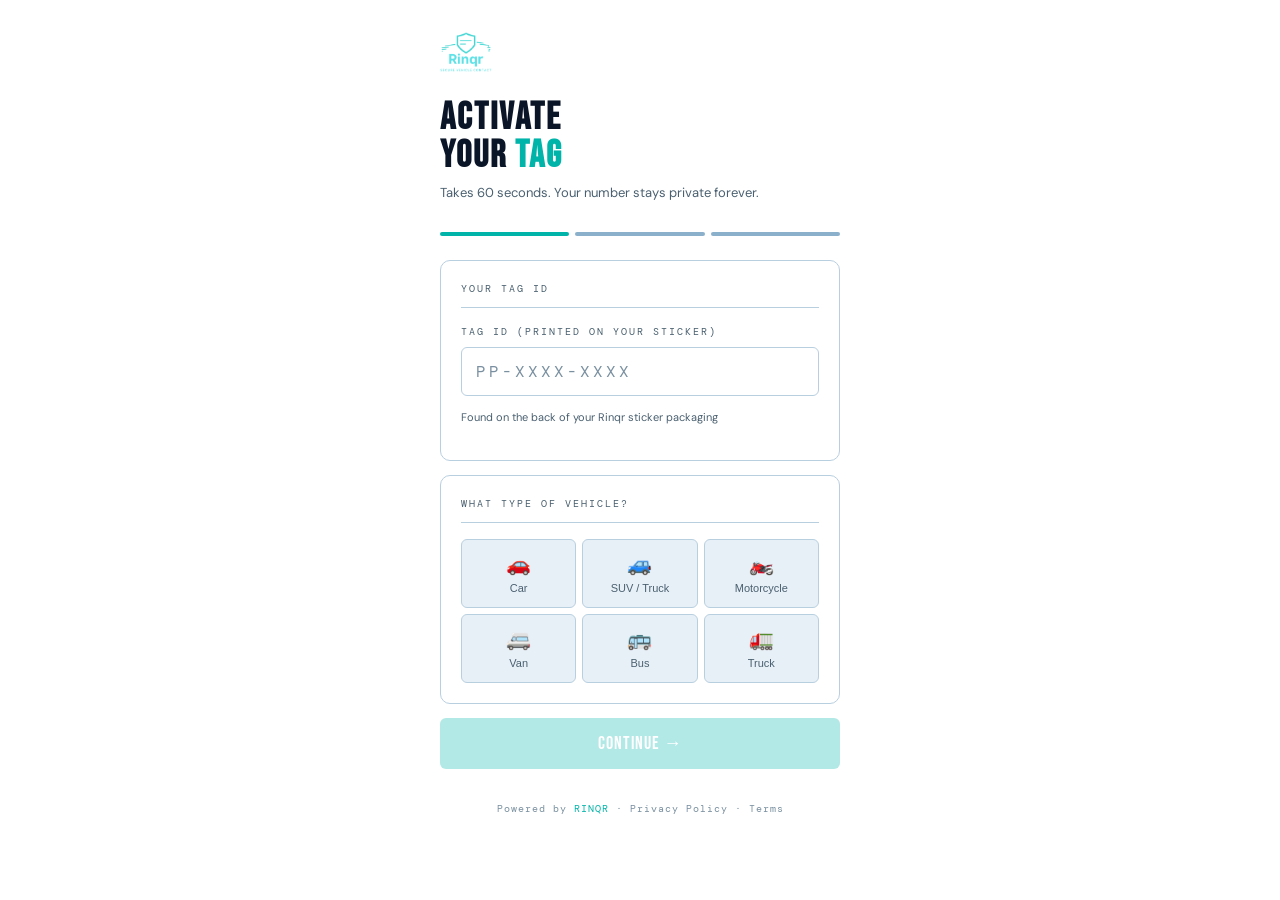
<file: activate.html>
<!DOCTYPE html>
<html lang="en">
<head>
  <meta charset="UTF-8">
  <meta name="viewport" content="width=device-width, initial-scale=1.0, maximum-scale=1.0">
  <meta name="description" content="Activate your Rinqr tag in 60 seconds. Link your vehicle to a private relay number — your phone stays encrypted and hidden from scanners.">
  <link rel="canonical" href="https://rinqr.com/activate.html">
  <meta property="og:type" content="website">
  <meta property="og:url" content="https://rinqr.com/activate.html">
  <meta property="og:title" content="Activate Your Rinqr Tag">
  <meta property="og:description" content="Takes 60 seconds. Your number stays private forever.">
  <meta name="twitter:card" content="summary">
  <link rel="icon" type="image/png" href="Rinqr_logo.png">
  <title>Rinqr — Activate Your Tag</title>
  <script src="auth.js"></script>
  <link rel="stylesheet" href="style.css">
  <style>
    body { max-width:440px; margin:0 auto; padding:32px 20px 60px; background:var(--bg); }
    .activate-hero { margin:20px 0 28px; }
    .activate-title { font-family:var(--font-d); font-size:38px; letter-spacing:2px; line-height:1; margin-bottom:8px; color:var(--text); }
    .activate-title span { color:var(--accent); }
    .activate-sub { font-size:13px; color:var(--muted); }
    .activate-step { display:none; }
    .activate-step.active { display:block; }
    .step-pills { display:flex; gap:6px; margin-bottom:24px; }
    .step-pill { flex:1; height:4px; border-radius:2px; background:var(--border2); transition:background .3s; }
    .step-pill.done   { background:var(--green); }
    .step-pill.active { background:var(--accent); }
    .form-section { background:var(--card); border:1px solid var(--border); border-radius:var(--radius); padding:20px; margin-bottom:14px; }
    .form-section-title { font-family:var(--font-m); font-size:10px; letter-spacing:2px; text-transform:uppercase; color:var(--muted); margin-bottom:16px; padding-bottom:10px; border-bottom:1px solid var(--border); }
    #tagId { font-family:var(--font-m); font-size:16px; letter-spacing:3px; text-transform:uppercase; }
    .tag-hint { font-size:11px; color:var(--muted); margin-top:6px; }
    .vehicle-grid { display:grid; grid-template-columns:repeat(3,1fr); gap:6px; margin-top:4px; }
    .vehicle-btn { background:var(--card2); border:1px solid var(--border); border-radius:var(--radius-sm); padding:12px 6px; text-align:center; cursor:pointer; transition:border-color .15s,background .15s; color:var(--text); }
    .vehicle-btn:hover { border-color:var(--border2); }
    .vehicle-btn.selected { border-color:var(--accent); background:rgba(0,180,170,.08); }
    .vehicle-btn .v-icon { font-size:20px; display:block; margin-bottom:4px; }
    .vehicle-btn .v-text { font-size:11px; color:var(--muted); }
    .vehicle-btn.selected .v-text { color:var(--accent); }
    .back-link { display:inline-flex; align-items:center; gap:6px; font-family:var(--font-m); font-size:11px; color:var(--muted); cursor:pointer; margin-bottom:20px; background:none; border:none; padding:0; }
    .back-link:hover { color:var(--accent); }
    .success-wrap { text-align:center; padding:20px 0; }
    .success-big-icon { font-size:56px; display:block; margin-bottom:16px; animation:popIn .4s cubic-bezier(.175,.885,.32,1.275); }
    @keyframes popIn { from{transform:scale(.5);opacity:0} to{transform:scale(1);opacity:1} }
    .success-heading { font-family:var(--font-d); font-size:32px; letter-spacing:2px; color:var(--green); margin-bottom:6px; }
    .success-desc { font-size:13px; color:var(--muted); margin-bottom:24px; }
    .tag-activated-card { background:var(--card); border:1px solid rgba(26,122,70,.2); border-radius:var(--radius); padding:16px 18px; margin-bottom:20px; text-align:left; }
    .tag-activated-id   { font-family:var(--font-m); font-size:14px; color:var(--accent); letter-spacing:2px; margin-bottom:4px; }
    .tag-activated-name { font-size:15px; font-weight:500; color:var(--text); }
    .tag-activated-sub  { font-size:12px; color:var(--muted); margin-top:2px; }
    .checklist { list-style:none; margin-bottom:20px; text-align:left; }
    .checklist li { display:flex; align-items:flex-start; gap:8px; padding:8px 0; border-bottom:1px solid var(--border); font-size:13px; color:var(--text); }
    .checklist li:last-child { border-bottom:none; }
    .checklist .ck { color:var(--green); flex-shrink:0; }
    .how-steps { display:flex; flex-direction:column; gap:10px; margin-bottom:20px; }
    .how-step { display:flex; align-items:flex-start; gap:12px; padding:12px; background:var(--card2); border-radius:var(--radius-sm); border:1px solid var(--border); }
    .how-num   { font-family:var(--font-d); font-size:20px; color:var(--accent); line-height:1; min-width:24px; }
    .how-title { font-size:13px; font-weight:500; margin-bottom:2px; color:var(--text); }
    .how-sub   { font-size:11px; color:var(--muted); }
    .page-footer { margin-top:32px; text-align:center; }
    .powered-by { font-family:var(--font-m); font-size:10px; letter-spacing:1px; color:var(--muted2); }
    .powered-by span { color:var(--accent); }
  </style>
</head>
<body>

  <a href="index.html" class="logo-mark">
    <img src="Rinqr_logo.png" alt="Rinqr" class="logo-img">
  </a>

  <div class="activate-hero">
    <h1 class="activate-title">ACTIVATE<br>YOUR <span>TAG</span></h1>
    <p class="activate-sub">Takes 60 seconds. Your number stays private forever.</p>
  </div>

  <div class="step-pills" id="stepPills">
    <div class="step-pill active" id="pill0"></div>
    <div class="step-pill" id="pill1"></div>
    <div class="step-pill" id="pill2"></div>
  </div>

  <!-- STEP 1: TAG ID + VEHICLE TYPE -->
  <div class="activate-step active" id="astep1">
    <div class="form-section">
      <div class="form-section-title">Your tag ID</div>
      <div class="field">
        <label for="tagId">Tag ID (printed on your sticker)</label>
        <input type="text" id="tagId" placeholder="PP-XXXX-XXXX" maxlength="12"
          oninput="formatTagId(this); checkStep1()">
        <p class="tag-hint">Found on the back of your Rinqr sticker packaging</p>
      </div>
    </div>
    <div class="form-section">
      <div class="form-section-title">What type of vehicle?</div>
      <div class="vehicle-grid">
        <button class="vehicle-btn" onclick="selectVehicle(this)"><span class="v-icon">🚗</span><span class="v-text">Car</span></button>
        <button class="vehicle-btn" onclick="selectVehicle(this)"><span class="v-icon">🚙</span><span class="v-text">SUV / Truck</span></button>
        <button class="vehicle-btn" onclick="selectVehicle(this)"><span class="v-icon">🏍️</span><span class="v-text">Motorcycle</span></button>
        <button class="vehicle-btn" onclick="selectVehicle(this)"><span class="v-icon">🚐</span><span class="v-text">Van</span></button>
        <button class="vehicle-btn" onclick="selectVehicle(this)"><span class="v-icon">🚌</span><span class="v-text">Bus</span></button>
        <button class="vehicle-btn" onclick="selectVehicle(this)"><span class="v-icon">🚛</span><span class="v-text">Truck</span></button>
      </div>
    </div>
    <button class="btn btn-primary" id="step1Btn" disabled onclick="goActivateStep(2)">Continue →</button>
  </div>

  <!-- STEP 2: OWNER INFO -->
  <div class="activate-step" id="astep2">
    <button class="back-link" onclick="goActivateStep(1)">← Back</button>
    <div class="form-section">
      <div class="form-section-title">Your details</div>
      <div class="field" id="nameField">
        <label for="ownerName">Your name</label>
        <input type="text" id="ownerName" placeholder="Alex K."
          oninput="checkStep2()" autocomplete="name">
        <span class="error-msg">Please enter your name</span>
      </div>
      <div class="field" id="phoneField">
        <label for="ownerPhone">Your phone number</label>
        <input type="tel" id="ownerPhone" placeholder="(555) 000-0000" maxlength="14"
          oninput="formatPhoneField(this); checkStep2()" autocomplete="tel">
        <span class="error-msg">Please enter a valid 10-digit phone number</span>
      </div>
      <div class="field">
        <label for="vehicleDesc">Vehicle description <span style="color:var(--muted2)">(optional)</span></label>
        <input type="text" id="vehicleDesc" placeholder="Black Honda Civic 2022" autocomplete="off">
      </div>
      <div class="field">
        <label for="propertyCode">Property code <span style="color:var(--muted2)">(optional — given by your manager)</span></label>
        <input type="text" id="propertyCode" placeholder="e.g. OAKRID26" maxlength="10"
          oninput="lookupPropertyCode(this)" autocomplete="off"
          style="text-transform:uppercase;letter-spacing:2px;font-family:var(--font-m)">
        <div id="propertyCodeResult" style="font-size:12px;min-height:16px;font-family:var(--font-m)"></div>
      </div>
      <div class="field">
        <label for="unitNumber">Unit number <span style="color:var(--muted2)">(optional)</span></label>
        <input type="text" id="unitNumber" placeholder="4B" autocomplete="off">
      </div>
    </div>
    <div class="privacy-note mb-16">🔒 Your number is encrypted and never shown to anyone who scans your tag</div>
    <button class="btn btn-primary" id="step2Btn" disabled onclick="activateTag()">Activate my tag →</button>
  </div>

  <!-- STEP 3: SUCCESS -->
  <div class="activate-step" id="astep3">
    <div class="success-wrap">
      <span class="success-big-icon">✅</span>
      <div class="success-heading">TAG ACTIVATED!</div>
      <p class="success-desc">Your tag is live and protecting your privacy right now.</p>
      <div class="tag-activated-card">
        <div class="tag-activated-id" id="confirmedTagId">—</div>
        <div class="tag-activated-name" id="confirmedName">—</div>
        <div class="tag-activated-sub" id="confirmedSub">Active · Privacy protected · 0 scans so far</div>
      </div>
      <ul class="checklist">
        <li><span class="ck">✓</span><span>Tag linked to your private account</span></li>
        <li><span class="ck">✓</span><span>Your real number encrypted and hidden</span></li>
        <li><span class="ck">✓</span><span>SMS alerts enabled for all scans</span></li>
        <li><span class="ck">✓</span><span>Masked call relay ready to use</span></li>
        <li><span class="ck">✓</span><span>Emergency contact can be added in dashboard</span></li>
      </ul>
      <a href="dashboard.html" class="btn btn-primary" onclick="markActivated()">Go to my dashboard →</a>
      <button class="btn btn-secondary mt-8" onclick="activateAnother()">+ Activate another tag</button>
    </div>
  </div>

  <!-- HOW IT WORKS — shown after success -->
  <div id="howItWorks" style="display:none">
    <hr class="divider mt-24">
    <p class="label mb-12" style="margin-top:20px">How it works after activation</p>
    <div class="how-steps">
      <div class="how-step"><div class="how-num">1</div><div><div class="how-title">Stick your tag on your car</div><div class="how-sub">Windshield, bumper, or rear window — anywhere visible</div></div></div>
      <div class="how-step"><div class="how-num">2</div><div><div class="how-title">Someone scans your QR</div><div class="how-sub">No app needed. Works on any smartphone camera</div></div></div>
      <div class="how-step"><div class="how-num">3</div><div><div class="how-title">You get an instant SMS alert</div><div class="how-sub">Reason included. You decide whether to call back</div></div></div>
      <div class="how-step"><div class="how-num">4</div><div><div class="how-title">Call back anonymously</div><div class="how-sub">Neither side ever sees the other's real number</div></div></div>
    </div>
  </div>

  <div class="page-footer">
    <div class="powered-by">Powered by <span>RINQR</span> · <a href="privacy.html" style="color:var(--muted2);text-decoration:none">Privacy Policy</a> · <a href="terms.html" style="color:var(--muted2);text-decoration:none">Terms</a></div>
  </div>

<script>
  let selectedVehicle      = '';
  let activateStep         = 1;
  let propertyLookupTimer  = null;
  let resolvedPropertyId   = '';
  let resolvedPropertyName = '';

  // ── Update session so dashboard guard passes ──────────────
  function markActivated() {
    const sess = RinqrAuth.get();
    if (sess) {
      RinqrAuth.save({ ...sess, dashboardUrl: '/dashboard.html' });
    } else {
      // Cold activation (no prior sign-in) — create a minimal driver session
      RinqrAuth.save({
        accountType:  'driver',
        email:        '',
        propertyId:   null,
        propertyName: null,
        dashboardUrl: '/dashboard.html',
      });
    }
  }

  // ── Property code lookup ──────────────────────────────────
  function lookupPropertyCode(input) {
    input.value = input.value.toUpperCase();
    const code     = input.value.trim();
    const resultEl = document.getElementById('propertyCodeResult');
    clearTimeout(propertyLookupTimer);
    resolvedPropertyId = ''; resolvedPropertyName = '';
    if (code.length < 4) { resultEl.textContent = ''; return; }
    resultEl.style.color = 'var(--muted)';
    resultEl.textContent = 'Looking up…';
    propertyLookupTimer = setTimeout(async () => {
      try {
        const res  = await fetch(`/api/property-lookup?code=${encodeURIComponent(code)}`);
        const data = await res.json();
        if (data.found) {
          resultEl.style.color = 'var(--green)';
          resultEl.textContent = `✓ ${data.name}`;
          resolvedPropertyId   = data.id;
          resolvedPropertyName = data.name;
        } else {
          resultEl.style.color = 'var(--accent)';
          resultEl.textContent = 'Code not found — leave blank if unsure';
        }
      } catch { resultEl.textContent = ''; }
    }, 500);
  }

  function formatTagId(input) {
    let v = input.value.toUpperCase().replace(/[^A-Z0-9]/g, '');
    if (v.length > 8) v = v.slice(0, 8);
    if (v.length > 4)      v = v.slice(0,2) + '-' + v.slice(2,6) + '-' + v.slice(6);
    else if (v.length > 2) v = v.slice(0,2) + '-' + v.slice(2);
    input.value = v;
  }

  function selectVehicle(btn) {
    document.querySelectorAll('.vehicle-btn').forEach(b => b.classList.remove('selected'));
    btn.classList.add('selected');
    selectedVehicle = btn.querySelector('.v-text').textContent;
    checkStep1();
  }

  function checkStep1() {
    const tagVal = document.getElementById('tagId').value.replace(/[^A-Z0-9]/g, '');
    document.getElementById('step1Btn').disabled = !(tagVal.length >= 8 && selectedVehicle !== '');
  }

  function checkStep2() {
    const name   = document.getElementById('ownerName').value.trim();
    const digits = document.getElementById('ownerPhone').value.replace(/\D/g, '');
    document.getElementById('step2Btn').disabled = !(name.length > 0 && digits.length >= 10);
  }

  function formatPhoneField(input) {
    let v = input.value.replace(/\D/g, '');
    if (v.length > 10) v = v.slice(0, 10);
    if (v.length >= 7)      v = '(' + v.slice(0,3) + ') ' + v.slice(3,6) + '-' + v.slice(6);
    else if (v.length >= 4) v = '(' + v.slice(0,3) + ') ' + v.slice(3);
    else if (v.length >= 1) v = '(' + v;
    input.value = v;
  }

  function goActivateStep(n) {
    document.querySelectorAll('.activate-step').forEach((s, i) => s.classList.toggle('active', i + 1 === n));
    ['pill0','pill1','pill2'].forEach((id, i) => {
      const pill = document.getElementById(id);
      pill.classList.remove('active','done');
      if (i + 1 < n)  pill.classList.add('done');
      if (i + 1 === n) pill.classList.add('active');
    });
    document.getElementById('howItWorks').style.display = n === 3 ? 'block' : 'none';
    activateStep = n;
    window.scrollTo(0, 0);
  }

  async function activateTag() {
    const btn          = document.getElementById('step2Btn');
    const name         = document.getElementById('ownerName').value.trim();
    const phone        = document.getElementById('ownerPhone').value.trim();
    const tag          = document.getElementById('tagId').value.trim();
    const vehicleDesc  = document.getElementById('vehicleDesc').value.trim();
    const propertyCode = document.getElementById('propertyCode')?.value.trim()  || '';
    const unitNumber   = document.getElementById('unitNumber')?.value.trim()    || '';

    btn.textContent = '⏳ Activating…';
    btn.disabled    = true;
    const prev = document.getElementById('activateError');
    if (prev) prev.remove();

    try {
      const res  = await fetch('/api/activate', {
        method:  'POST',
        headers: { 'Content-Type': 'application/json' },
        body: JSON.stringify({
          tagId: tag, ownerName: name, ownerPhone: phone,
          vehicleType: selectedVehicle, vehicleDesc,
          propertyCode, propertyId: resolvedPropertyId,
          propertyName: resolvedPropertyName, unitNumber,
        }),
      });
      const data = await res.json();

      if (!res.ok || data.error) {
        const errEl = document.createElement('p');
        errEl.id    = 'activateError';
        errEl.style.cssText = 'color:var(--accent);font-size:13px;margin-top:10px;text-align:center';
        errEl.textContent   = '⚠ ' + (data.message || 'Something went wrong. Please try again.');
        btn.after(errEl);
        btn.textContent = 'Activate my tag →';
        btn.disabled    = false;
        return;
      }

      // Fill success screen
      document.getElementById('confirmedTagId').textContent = tag;
      document.getElementById('confirmedName').textContent  = name;
      if (data.propertyLinked && data.propertyName) {
        const sub = document.getElementById('confirmedSub');
        if (sub) sub.textContent = `Active · ${data.propertyName}${unitNumber ? ', Unit ' + unitNumber : ''} · 0 scans so far`;
      }

      goActivateStep(3);

    } catch (err) {
      const errEl = document.createElement('p');
      errEl.id    = 'activateError';
      errEl.style.cssText = 'color:var(--accent);font-size:13px;margin-top:10px;text-align:center';
      errEl.textContent   = '⚠ Network error. Check your connection and try again.';
      btn.after(errEl);
      btn.textContent = 'Activate my tag →';
      btn.disabled    = false;
    }
  }

  function activateAnother() {
    document.getElementById('tagId').value       = '';
    document.getElementById('ownerName').value   = '';
    document.getElementById('ownerPhone').value  = '';
    document.getElementById('vehicleDesc').value = '';
    const pc = document.getElementById('propertyCode');
    const un = document.getElementById('unitNumber');
    if (pc) pc.value = '';
    if (un) un.value = '';
    const resultEl = document.getElementById('propertyCodeResult');
    if (resultEl) resultEl.textContent = '';
    resolvedPropertyId = ''; resolvedPropertyName = '';
    document.querySelectorAll('.vehicle-btn').forEach(b => b.classList.remove('selected'));
    selectedVehicle = '';
    document.getElementById('step1Btn').disabled    = true;
    document.getElementById('step2Btn').disabled    = true;
    document.getElementById('step2Btn').textContent = 'Activate my tag →';
    goActivateStep(1);
  }
</script>
</body>
</html>
</file>
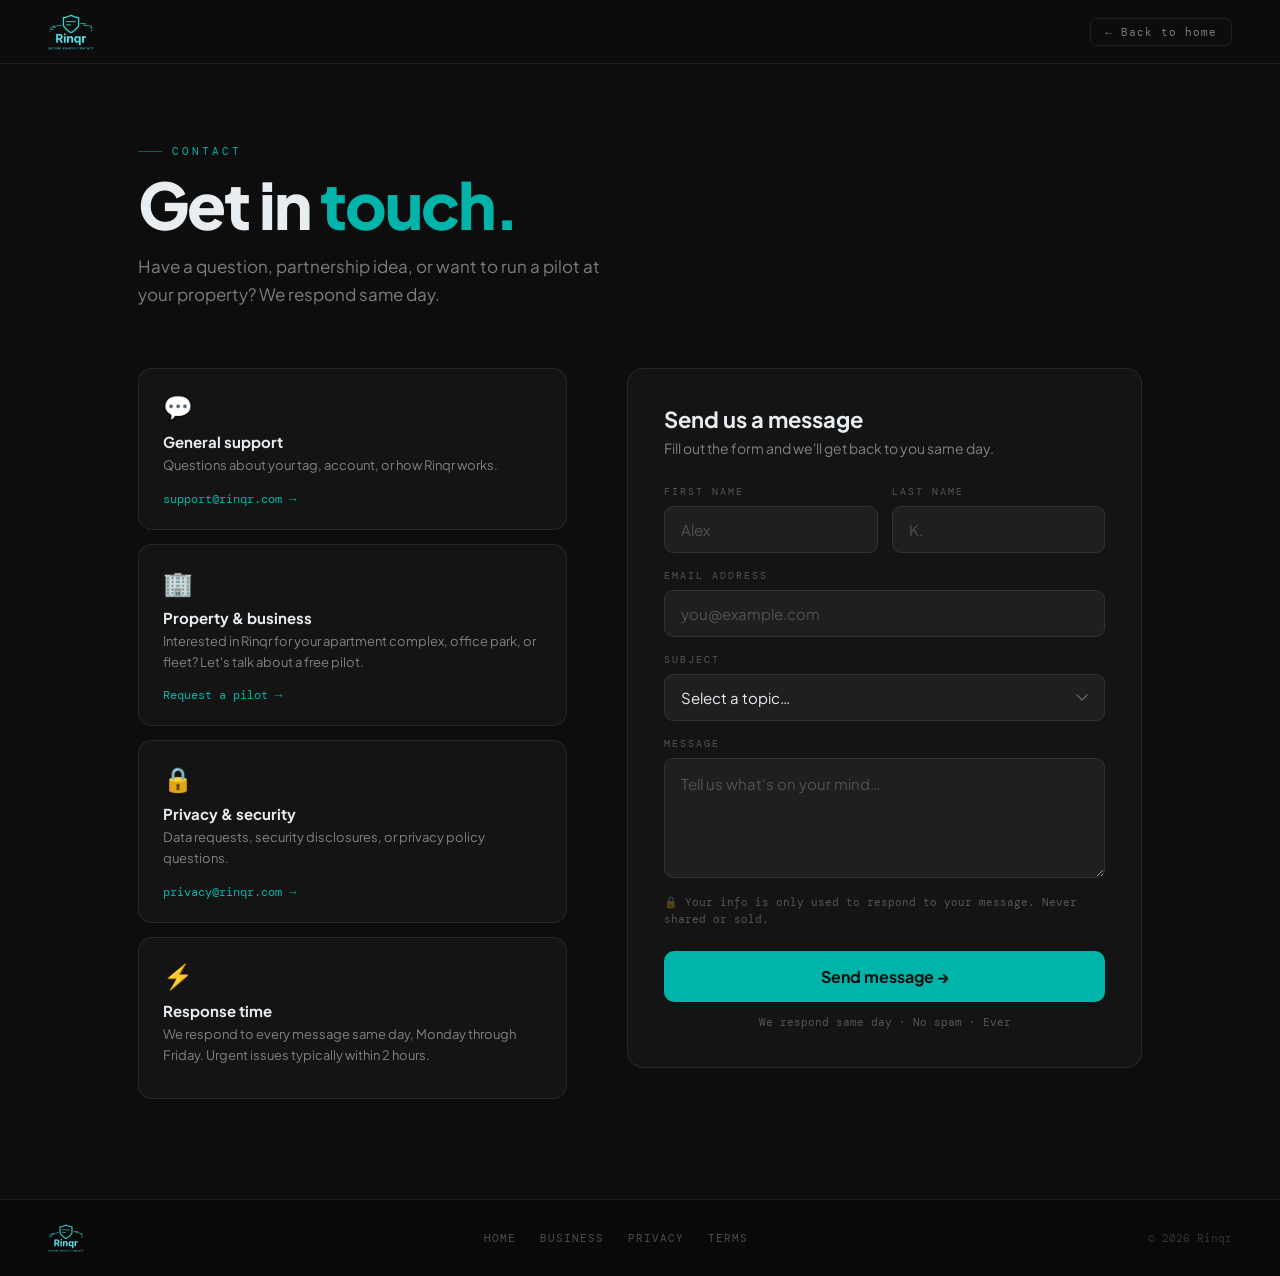
<file: contact.html>
<!DOCTYPE html>
<html lang="en">
<head>
  <meta charset="UTF-8">
  <meta name="viewport" content="width=device-width, initial-scale=1.0">
  <meta name="description" content="Get in touch with Rinqr for support, privacy questions, or to request a free property pilot. We respond to every message same day.">
  <link rel="canonical" href="https://rinqr.com/contact.html">
  <meta property="og:type" content="website">
  <meta property="og:url" content="https://rinqr.com/contact.html">
  <meta property="og:title" content="Contact Us — Rinqr">
  <meta property="og:description" content="Get in touch with Rinqr for support, privacy questions, or to request a free property pilot.">
  <meta property="og:image" content="https://rinqr.com/og-image.png">
  <meta name="twitter:card" content="summary_large_image">
  <link rel="icon" type="image/png" href="Rinqr_logo.png">
  <title>Contact Rinqr — Support &amp; Business Pilots</title>
  <link rel="preconnect" href="https://fonts.googleapis.com">
  <link rel="preconnect" href="https://fonts.gstatic.com" crossorigin>
  <link href="https://fonts.googleapis.com/css2?family=Plus+Jakarta+Sans:wght@300;400;500;600;700;800;900&family=DM+Mono:wght@400;500&display=swap" rel="stylesheet">
  <style>
    *,*::before,*::after{box-sizing:border-box;margin:0;padding:0}
    html{scroll-behavior:smooth}
    body{background:#0d0d0d;color:#e8edf2;font-family:'Plus Jakarta Sans',sans-serif;-webkit-font-smoothing:antialiased;min-height:100vh}
    :root{
      --cyan:#00b4aa;--cyan2:#00d4c8;
      --bg:#0d0d0d;--bg2:#141414;--bg3:#1a1a1a;
      --border:rgba(255,255,255,0.08);--border2:rgba(0,180,170,0.25);
      --text:#e8edf2;--muted:rgba(232,237,242,0.5);--muted2:rgba(232,237,242,0.3);
      --mono:'DM Mono',monospace;
    }

    /* NAV */
    .nav{
      position:sticky;top:0;z-index:100;
      background:rgba(13,13,13,0.9);backdrop-filter:blur(20px);
      border-bottom:1px solid var(--border);
      padding:0 48px;height:64px;
      display:flex;align-items:center;justify-content:space-between;
    }
    .nav-logo{display:flex;align-items:center;text-decoration:none}
    .nav-logo img{height:36px;width:auto}
    .nav-back{
      font-family:var(--mono);font-size:11px;letter-spacing:1px;
      color:var(--muted);text-decoration:none;
      display:flex;align-items:center;gap:6px;
      border:1px solid var(--border);padding:6px 14px;border-radius:7px;
      transition:border-color .15s,color .15s;
    }
    .nav-back:hover{border-color:var(--border2);color:var(--cyan)}

    /* PAGE */
    .page{max-width:1100px;margin:0 auto;padding:80px 48px 100px}

    .page-eyebrow{
      font-family:var(--mono);font-size:11px;letter-spacing:3px;
      text-transform:uppercase;color:var(--cyan);
      margin-bottom:14px;display:flex;align-items:center;gap:10px;
    }
    .page-eyebrow::before{content:'';width:24px;height:1px;background:var(--cyan);opacity:.5}
    .page-title{
      font-size:clamp(40px,5vw,68px);font-weight:800;
      letter-spacing:-2px;line-height:1.0;
      margin-bottom:16px;color:var(--text);
    }
    .page-title span{color:var(--cyan)}
    .page-sub{font-size:17px;color:var(--muted);line-height:1.65;max-width:480px;margin-bottom:60px}

    /* GRID */
    .contact-grid{display:grid;grid-template-columns:1fr 1.2fr;gap:60px;align-items:start}

    /* LEFT INFO */
    .info-cards{display:flex;flex-direction:column;gap:14px}
    .info-card{
      background:rgba(255,255,255,0.03);
      border:1px solid var(--border);
      border-radius:14px;padding:22px 24px;
      transition:border-color .2s;
    }
    .info-card:hover{border-color:var(--border2)}
    .info-card-icon{font-size:24px;margin-bottom:10px;display:block}
    .info-card-title{font-size:15px;font-weight:700;color:var(--text);margin-bottom:4px}
    .info-card-desc{font-size:13px;color:var(--muted);line-height:1.6;margin-bottom:10px}
    .info-card-link{
      font-family:var(--mono);font-size:12px;color:var(--cyan);
      text-decoration:none;display:inline-flex;align-items:center;gap:5px;
    }
    .info-card-link:hover{text-decoration:underline}

    /* FORM */
    .form-card{
      background:rgba(255,255,255,0.03);
      border:1px solid var(--border);
      border-radius:16px;padding:36px;
    }
    .form-title{font-size:22px;font-weight:700;color:var(--text);margin-bottom:6px}
    .form-sub{font-size:14px;color:var(--muted);margin-bottom:28px}
    .field{display:flex;flex-direction:column;gap:8px;margin-bottom:16px}
    .field label{
      font-family:var(--mono);font-size:10px;letter-spacing:2px;
      text-transform:uppercase;color:var(--muted2);
    }
    .field input,.field textarea,.field select{
      background:rgba(255,255,255,0.05);
      border:1px solid var(--border);
      border-radius:9px;
      padding:13px 16px;
      color:var(--text);
      font-family:'Plus Jakarta Sans',sans-serif;
      font-size:15px;
      outline:none;
      transition:border-color .15s,background .15s;
      width:100%;
    }
    .field input:focus,.field textarea:focus,.field select:focus{
      border-color:var(--border2);
      background:rgba(0,180,170,0.04);
    }
    .field input::placeholder,.field textarea::placeholder{color:rgba(232,237,242,.25)}
    .field textarea{resize:vertical;min-height:120px;line-height:1.6}
    .field select{cursor:pointer;appearance:none;
      background-image:url("data:image/svg+xml,%3Csvg xmlns='http://www.w3.org/2000/svg' width='12' height='8' viewBox='0 0 12 8'%3E%3Cpath d='M1 1l5 5 5-5' stroke='rgba(232,237,242,.3)' stroke-width='1.5' fill='none' stroke-linecap='round'/%3E%3C/svg%3E");
      background-repeat:no-repeat;background-position:right 16px center;
      padding-right:40px;
    }
    .field select option{background:#1a1a1a}
    .form-grid-2{display:grid;grid-template-columns:1fr 1fr;gap:14px}
    .submit-btn{
      width:100%;padding:15px;
      background:var(--cyan);color:#0d0d0d;
      font-family:'Plus Jakarta Sans',sans-serif;
      font-size:16px;font-weight:700;
      border:none;border-radius:10px;cursor:pointer;
      transition:background .2s,transform .1s;
      margin-top:8px;
    }
    .submit-btn:hover{background:var(--cyan2);transform:translateY(-1px)}
    .submit-btn:active{transform:scale(.98)}
    .submit-btn:disabled{opacity:.4;cursor:not-allowed;transform:none}
    .privacy-note{
      font-family:var(--mono);font-size:11px;
      color:var(--muted2);text-align:center;margin-top:12px;
      line-height:1.5;
    }

    /* SUCCESS STATE */
    .success-state{
      display:none;text-align:center;padding:40px 20px;
      animation:fadeInUp .4s ease;
    }
    @keyframes fadeInUp{from{opacity:0;transform:translateY(16px)}to{opacity:1;transform:translateY(0)}}
    .success-state.show{display:block}
    .success-icon{font-size:52px;margin-bottom:16px;display:block}
    .success-title{font-size:24px;font-weight:800;color:var(--cyan2);letter-spacing:-0.5px;margin-bottom:8px}
    .success-desc{font-size:15px;color:var(--muted);line-height:1.65;margin-bottom:24px}
    .success-back{
      display:inline-flex;align-items:center;gap:8px;
      font-family:var(--mono);font-size:12px;color:var(--cyan);
      text-decoration:none;border:1px solid var(--border2);
      padding:10px 20px;border-radius:8px;
      transition:background .15s;
    }
    .success-back:hover{background:rgba(0,180,170,.08)}

    /* LOADING */
    .loading-dot{display:inline-block;width:5px;height:5px;border-radius:50%;background:#0d0d0d;animation:blink 1s infinite;margin:0 2px}
    .loading-dot:nth-child(2){animation-delay:.15s}
    .loading-dot:nth-child(3){animation-delay:.3s}
    @keyframes blink{0%,80%,100%{opacity:.3}40%{opacity:1}}

    /* FOOTER */
    .page-footer{
      border-top:1px solid var(--border);
      padding:24px 48px;
      display:flex;align-items:center;justify-content:space-between;
      flex-wrap:wrap;gap:12px;
      background:rgba(0,0,0,.3);
    }
    .footer-links{display:flex;gap:24px;flex-wrap:wrap}
    .footer-link{
      font-family:var(--mono);font-size:11px;letter-spacing:1px;
      color:var(--muted2);text-decoration:none;text-transform:uppercase;
      transition:color .15s;
    }
    .footer-link:hover{color:var(--cyan)}

    @media(max-width:800px){
      .contact-grid{grid-template-columns:1fr}
      .page{padding:60px 20px 80px}
      .form-grid-2{grid-template-columns:1fr}
      .page-footer{padding:20px;flex-direction:column;align-items:flex-start}
      .nav{padding:0 20px}
    }
  </style>
</head>
<body>

<nav class="nav">
  <a href="index.html" class="nav-logo">
    <img src="Rinqr_logo.png" alt="Rinqr">
  </a>
  <a href="index.html" class="nav-back">← Back to home</a>
</nav>

<div class="page">
  <div class="page-eyebrow">Contact</div>
  <h1 class="page-title">Get in <span>touch.</span></h1>
  <p class="page-sub">Have a question, partnership idea, or want to run a pilot at your property? We respond same day.</p>

  <div class="contact-grid">

    <!-- LEFT: Contact info -->
    <div class="info-cards">
      <div class="info-card">
        <span class="info-card-icon">💬</span>
        <h3 class="info-card-title">General support</h3>
        <div class="info-card-desc">Questions about your tag, account, or how Rinqr works.</div>
        <a href="mailto:support@rinqr.com" class="info-card-link">support@rinqr.com →</a>
      </div>
      <div class="info-card">
        <span class="info-card-icon">🏢</span>
        <h3 class="info-card-title">Property & business</h3>
        <div class="info-card-desc">Interested in Rinqr for your apartment complex, office park, or fleet? Let's talk about a free pilot.</div>
        <a href="property.html#contact" class="info-card-link">Request a pilot →</a>
      </div>
      <div class="info-card">
        <span class="info-card-icon">🔒</span>
        <h3 class="info-card-title">Privacy & security</h3>
        <div class="info-card-desc">Data requests, security disclosures, or privacy policy questions.</div>
        <a href="mailto:privacy@rinqr.com" class="info-card-link">privacy@rinqr.com →</a>
      </div>
      <div class="info-card">
        <span class="info-card-icon">⚡</span>
        <h3 class="info-card-title">Response time</h3>
        <div class="info-card-desc">We respond to every message same day, Monday through Friday. Urgent issues typically within 2 hours.</div>
      </div>
    </div>

    <!-- RIGHT: Contact form -->
    <div class="form-card">
      <div id="contactFormWrap">
        <h2 class="form-title">Send us a message</h2>
        <p class="form-sub">Fill out the form and we'll get back to you same day.</p>

        <div class="form-grid-2">
          <div class="field">
            <label>First name</label>
            <input type="text" id="cf-first" placeholder="Alex" autocomplete="given-name">
          </div>
          <div class="field">
            <label>Last name</label>
            <input type="text" id="cf-last" placeholder="K." autocomplete="family-name">
          </div>
        </div>

        <div class="field">
          <label>Email address</label>
          <input type="email" id="cf-email" placeholder="you@example.com" autocomplete="email">
        </div>

        <div class="field">
          <label>Subject</label>
          <select id="cf-subject">
            <option value="" disabled selected>Select a topic…</option>
            <option value="support">Tag or account support</option>
            <option value="property">Property / business pilot</option>
            <option value="billing">Billing question</option>
            <option value="privacy">Privacy or data request</option>
            <option value="press">Press or partnership</option>
            <option value="other">Something else</option>
          </select>
        </div>

        <div class="field">
          <label>Message</label>
          <textarea id="cf-message" placeholder="Tell us what's on your mind…"></textarea>
        </div>

        <div class="privacy-note" style="text-align:left;margin-bottom:16px">
          🔒 Your info is only used to respond to your message. Never shared or sold.
        </div>

        <button class="submit-btn" id="submitBtn" onclick="submitContact()">
          Send message →
        </button>
        <div class="privacy-note">We respond same day · No spam · Ever</div>
      </div>

      <div class="success-state" id="successState">
        <span class="success-icon">✅</span>
        <div class="success-title">Message received!</div>
        <p class="success-desc">
          Thanks for reaching out. We'll get back to you at <strong id="confirmedEmail" style="color:var(--text)"></strong> same day.
        </p>
        <a href="index.html" class="success-back">← Back to Rinqr</a>
      </div>
    </div>

  </div>
</div>

<footer class="page-footer">
  <a href="index.html" style="text-decoration:none;display:flex;align-items:center">
    <img src="Rinqr_logo.png" alt="Rinqr" style="height:28px;width:auto">
  </a>
  <div class="footer-links">
    <a href="index.html"  class="footer-link">Home</a>
    <a href="property.html" class="footer-link">Business</a>
    <a href="privacy.html"  class="footer-link">Privacy</a>
    <a href="terms.html"    class="footer-link">Terms</a>
  </div>
  <div style="font-family:var(--mono);font-size:11px;color:rgba(232,237,242,.2)">© 2026 Rinqr</div>
</footer>

<script>
  async function submitContact() {
    const btn     = document.getElementById('submitBtn');
    const first   = document.getElementById('cf-first').value.trim();
    const last    = document.getElementById('cf-last').value.trim();
    const email   = document.getElementById('cf-email').value.trim();
    const subject = document.getElementById('cf-subject').value;
    const message = document.getElementById('cf-message').value.trim();

    // Basic validation
    if (!first || !email || !subject || !message) {
      // Highlight empty required fields
      [['cf-first',first],['cf-email',email],['cf-message',message]].forEach(([id,val]) => {
        const el = document.getElementById(id);
        el.style.borderColor = val ? 'var(--border)' : 'rgba(0,180,170,.6)';
      });
      return;
    }

    btn.innerHTML = '<span class="loading-dot"></span><span class="loading-dot"></span><span class="loading-dot"></span>';
    btn.disabled  = true;

    try {
      const res  = await fetch('/api/pilot-request', {
        method:  'POST',
        headers: { 'Content-Type': 'application/json' },
        body: JSON.stringify({
          first, last, email,
          property: subject,
          city: '',
          units: '',
          pain: message,
        }),
      });
      // Show success regardless (pilot-request sends email to Yatish)
      document.getElementById('confirmedEmail').textContent = email;
      document.getElementById('contactFormWrap').style.display = 'none';
      document.getElementById('successState').classList.add('show');
    } catch {
      btn.textContent = 'Send message →';
      btn.disabled    = false;
    }
  }

  // Clear red borders on input
  ['cf-first','cf-email','cf-message'].forEach(id => {
    document.getElementById(id).addEventListener('input', function() {
      this.style.borderColor = '';
    });
  });
</script>
</body>
</html>
</file>
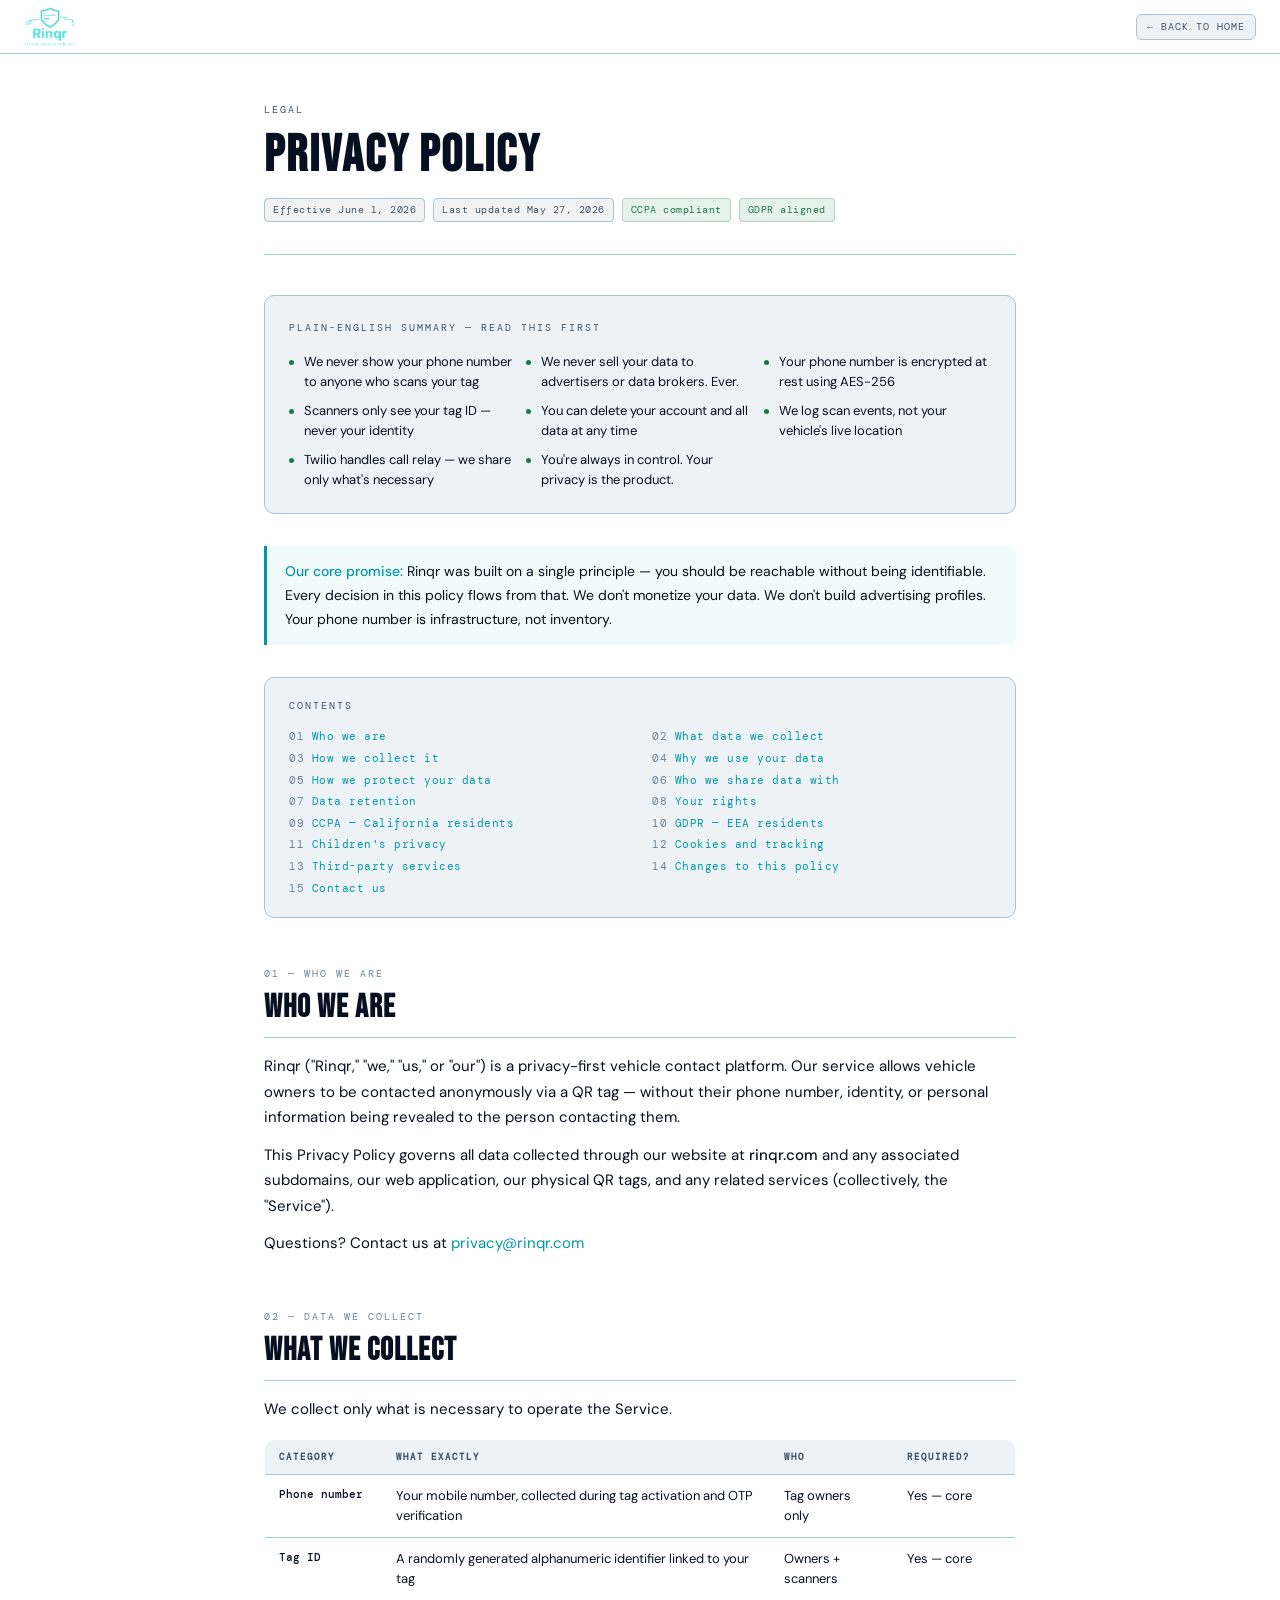
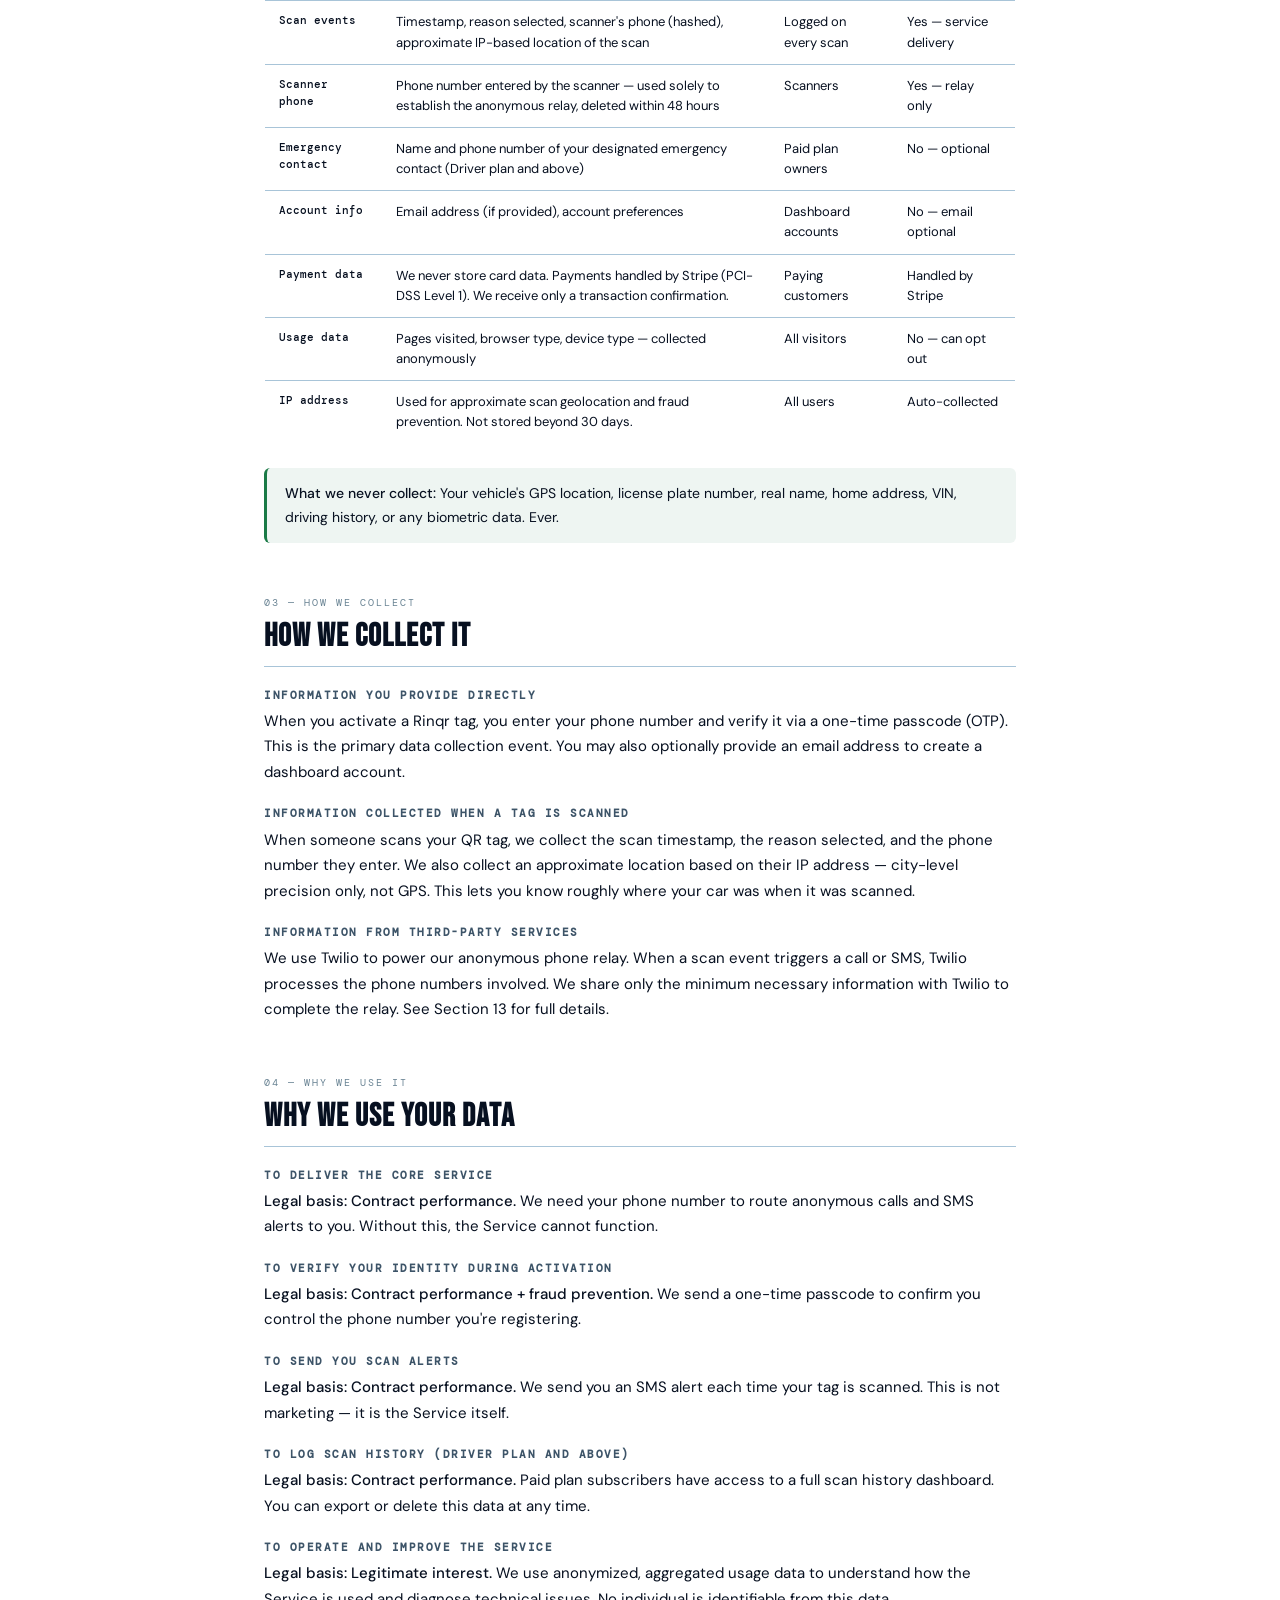
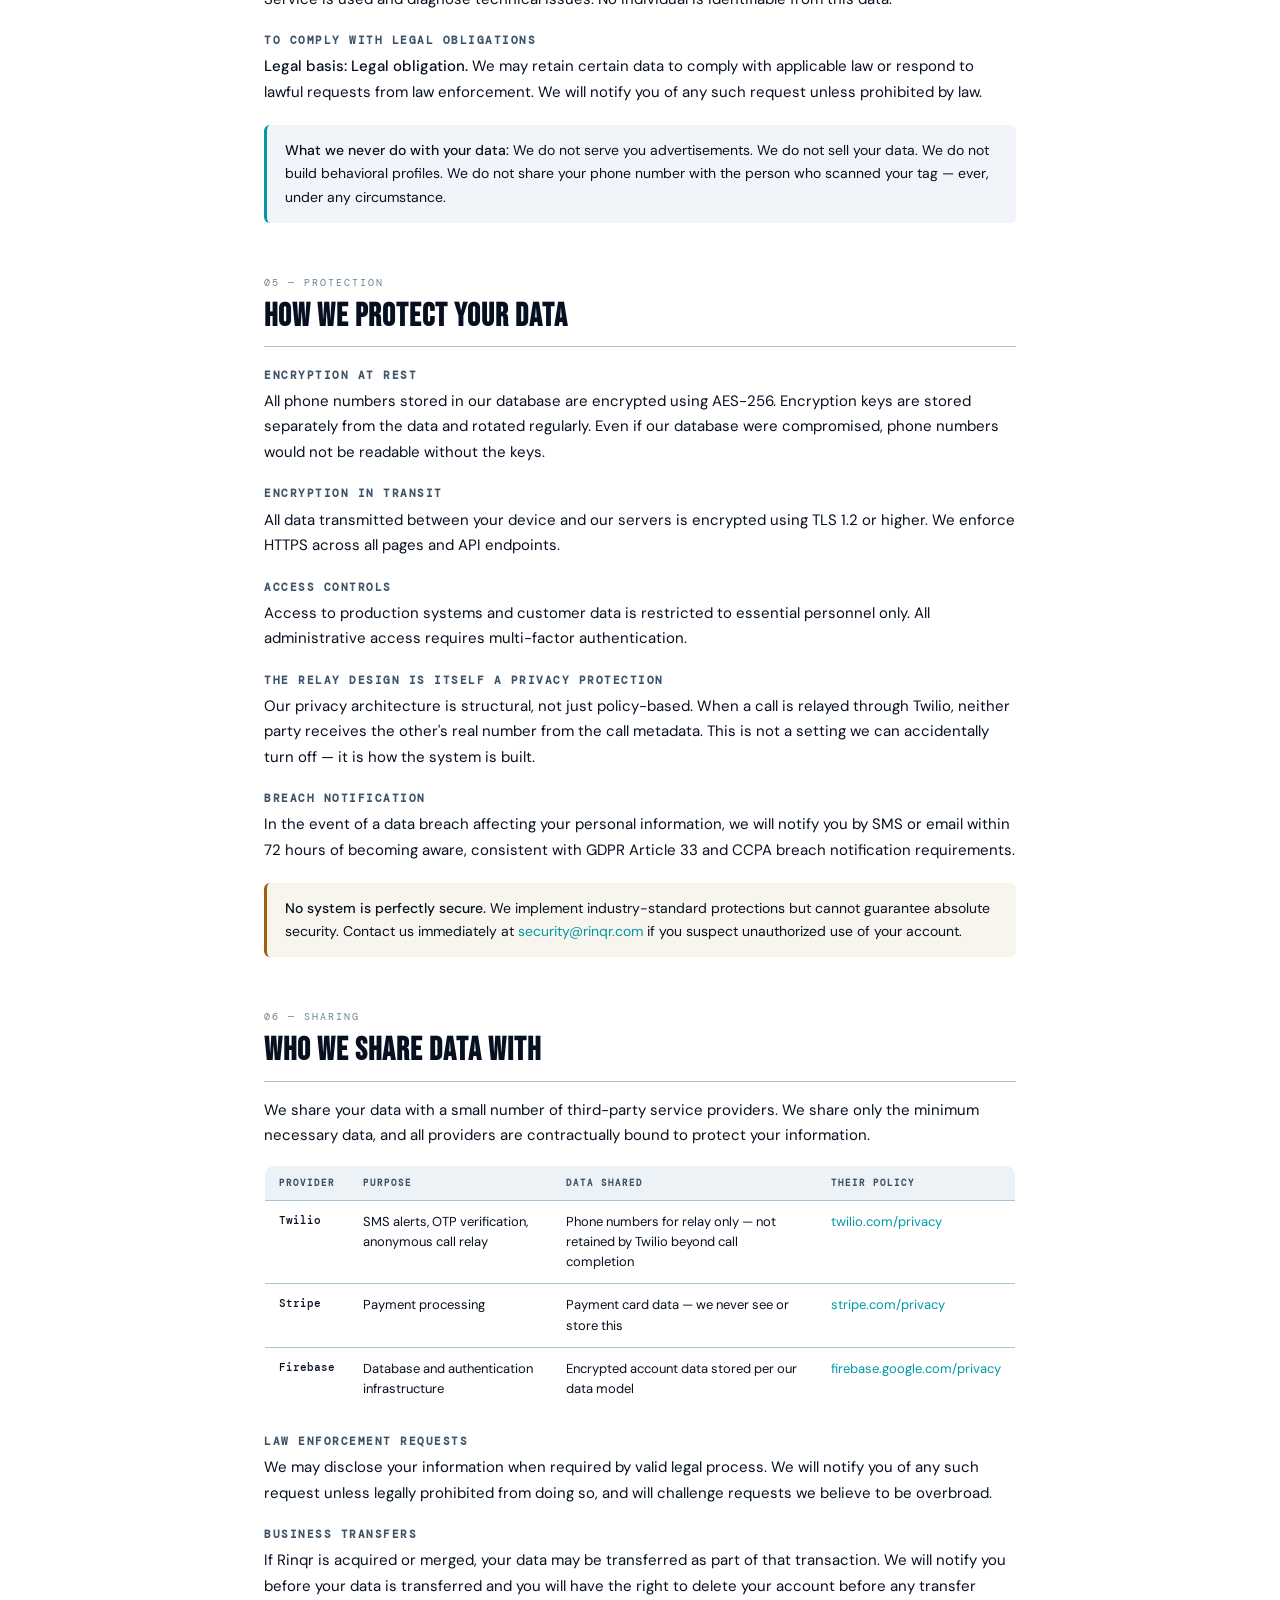
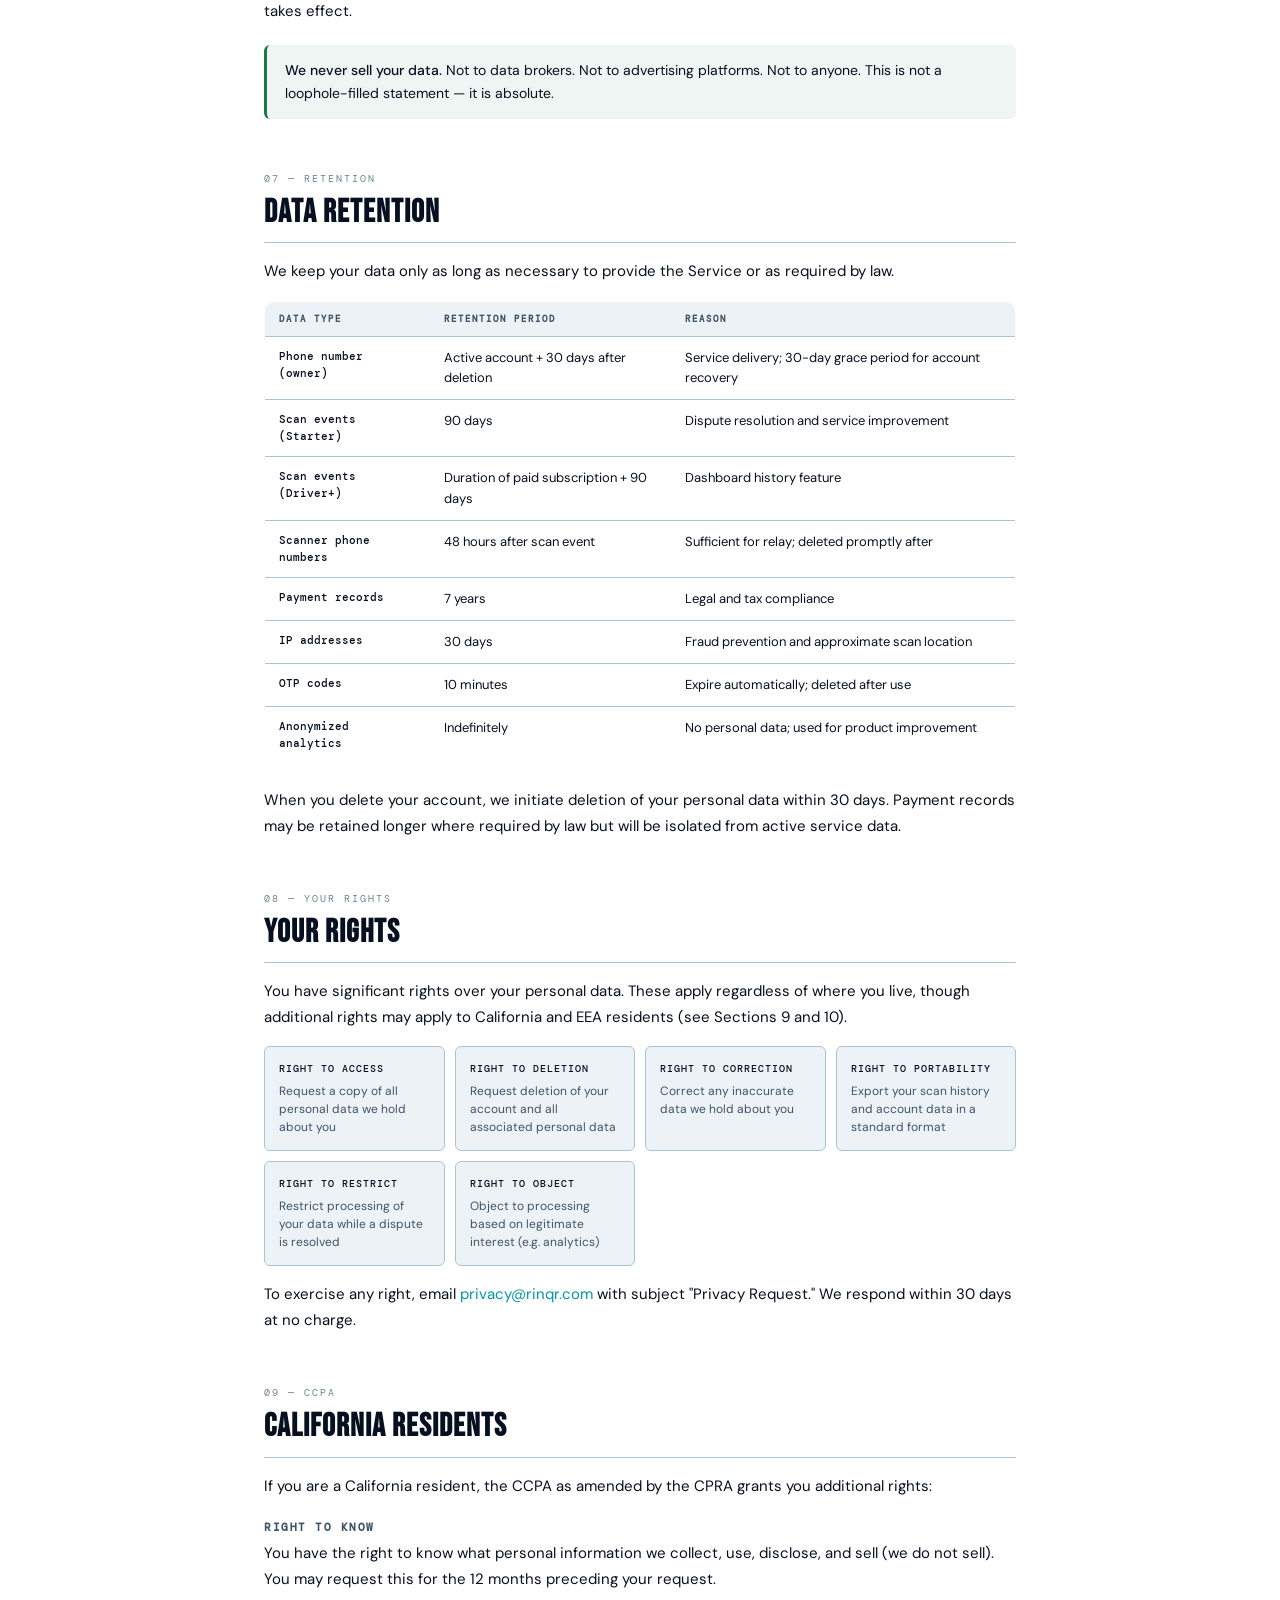
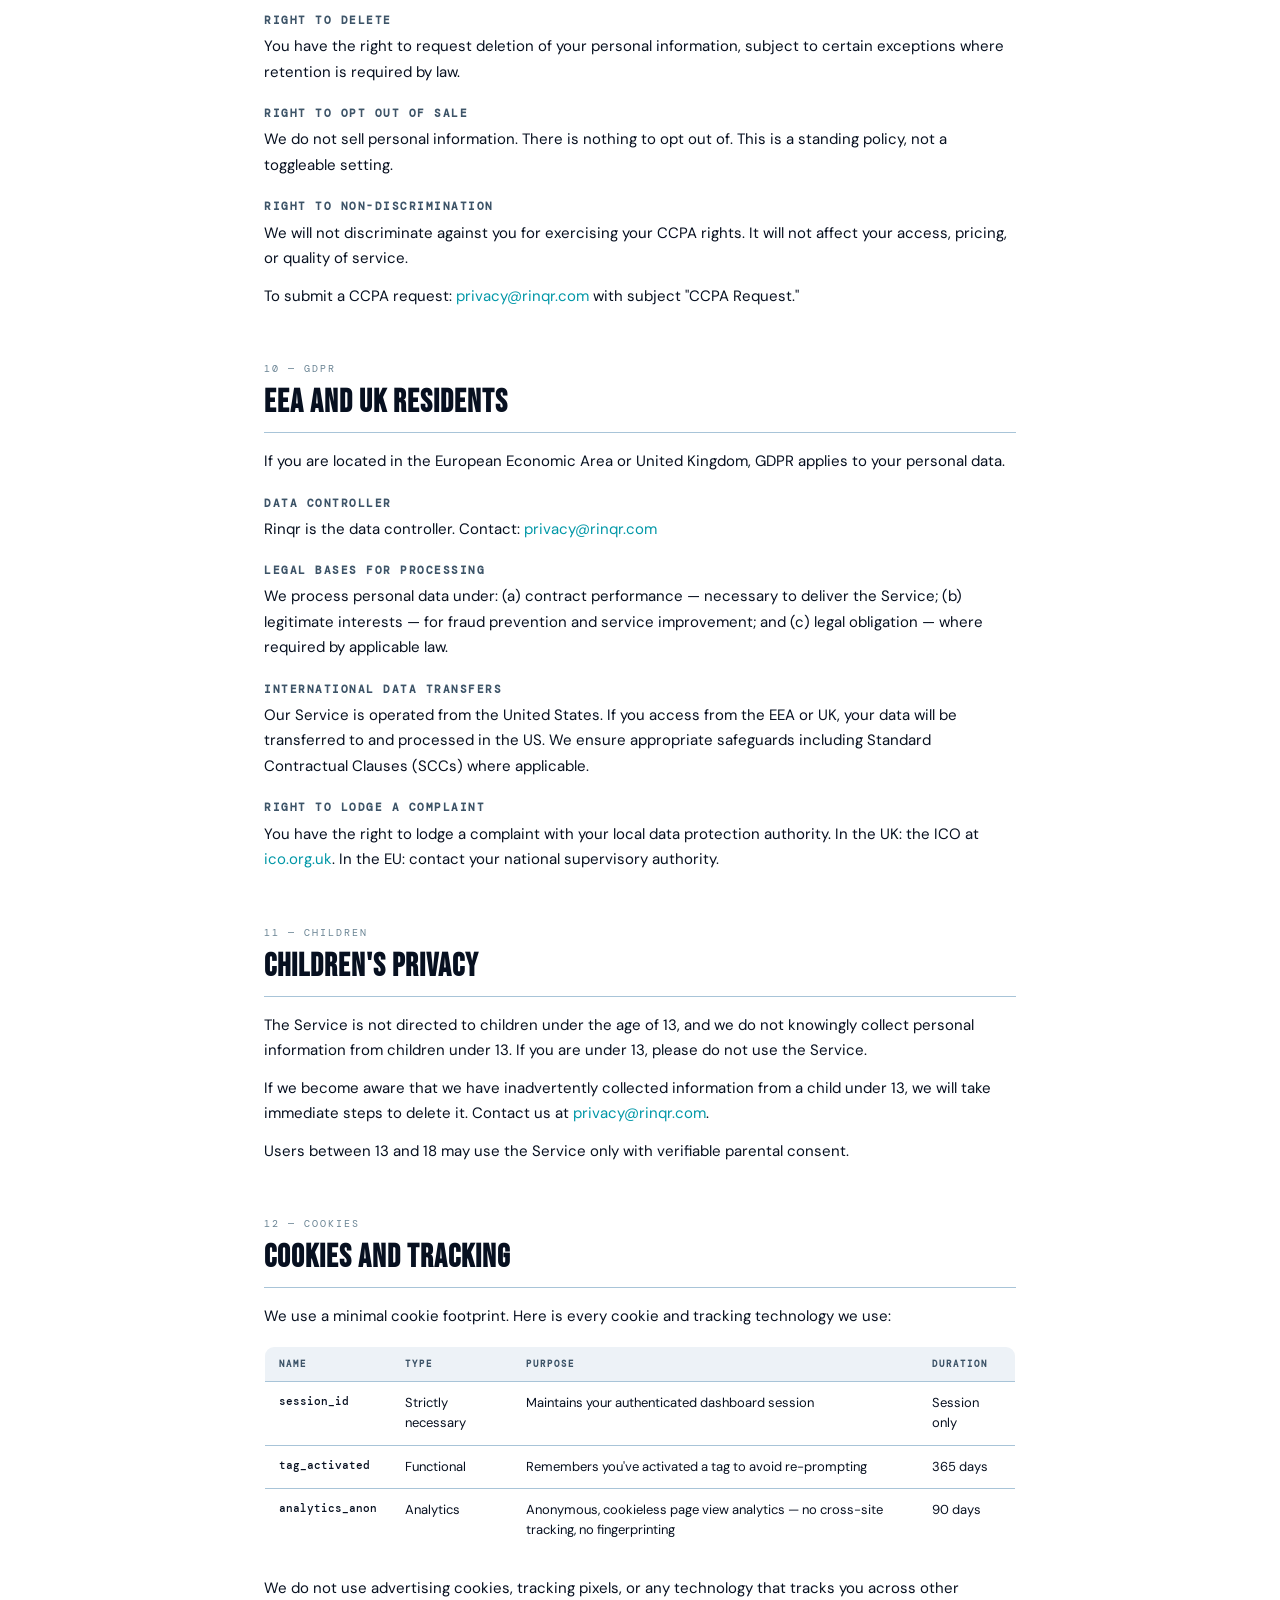
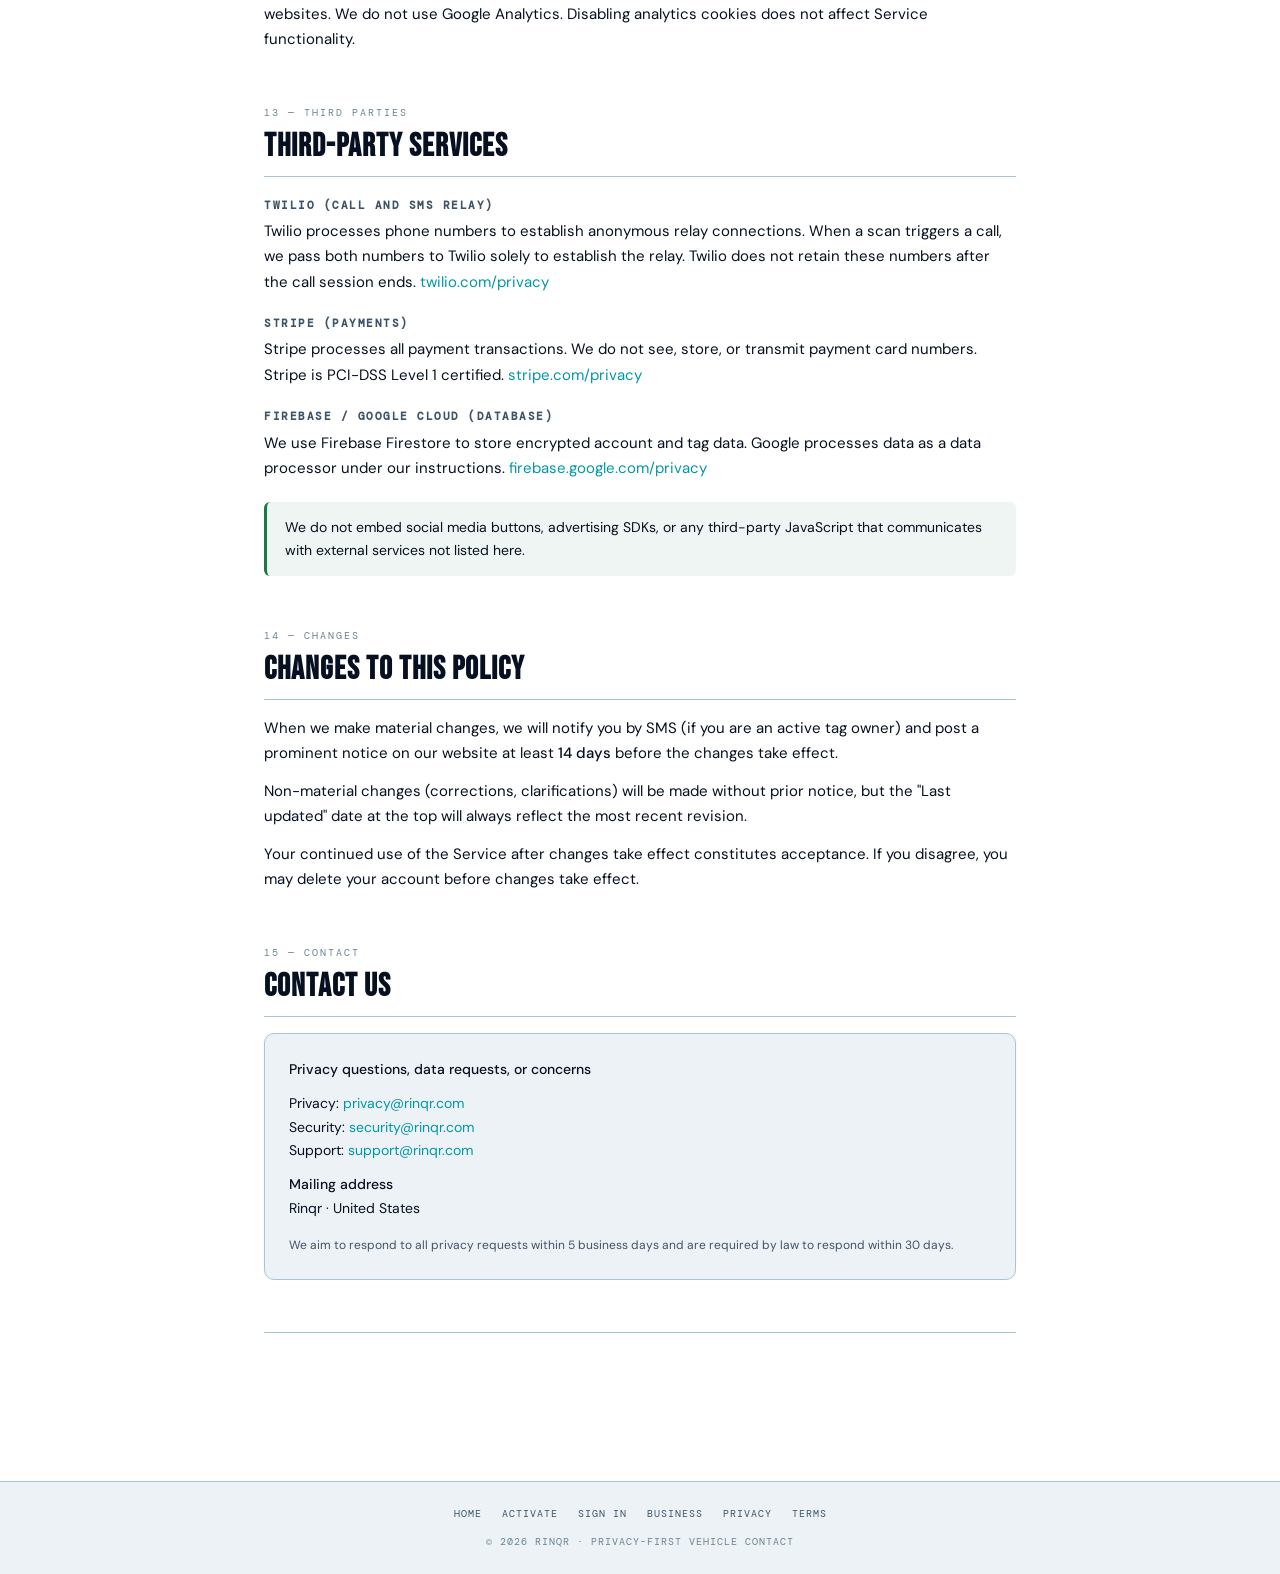
<file: privacy.html>
<!DOCTYPE html>
<html lang="en">
<head>
  <meta charset="UTF-8">
  <meta name="viewport" content="width=device-width, initial-scale=1.0">
  <meta name="description" content="Rinqr's privacy policy: how we collect, protect, and never sell your data. AES-256 encryption, no advertising, CCPA and GDPR compliant.">
  <link rel="canonical" href="https://rinqr.com/privacy.html">
  <meta property="og:type" content="website">
  <meta property="og:url" content="https://rinqr.com/privacy.html">
  <meta property="og:title" content="Privacy Policy — Rinqr">
  <meta property="og:description" content="How Rinqr collects, protects, and never sells your data.">
  <meta name="twitter:card" content="summary">
  <link rel="icon" type="image/png" href="Rinqr_logo.png">
  <title>Privacy Policy — Rinqr</title>
  <link rel="stylesheet" href="style.css">
  <style>
    .page { max-width: 800px; margin: 0 auto; padding: 48px 24px 100px; }
    .page-header { border-bottom: 1px solid var(--border); padding-bottom: 32px; margin-bottom: 40px; }
    .page-eyebrow { font-family: var(--font-m); font-size: 10px; letter-spacing: 2px; text-transform: uppercase; color: var(--muted); margin-bottom: 12px; }
    .page-title { font-family: var(--font-d); font-size: 52px; letter-spacing: 2px; line-height: 1; color: var(--text); margin-bottom: 16px; }
    .page-meta { display: flex; gap: 8px; flex-wrap: wrap; align-items: center; }
    .nav-back { font-family: var(--font-m); font-size: 10px; letter-spacing: 1px; text-transform: uppercase; color: var(--muted); text-decoration: none; display: flex; align-items: center; gap: 6px; padding: 4px 10px; border: 1px solid var(--border); border-radius: var(--radius-sm); background: var(--surface); transition: border-color .15s, color .15s; }
    .nav-back:hover { border-color: var(--accent); color: var(--accent); }
    .summary { background: var(--surface); border: 1px solid var(--border); border-radius: var(--radius); padding: 24px; margin-bottom: 32px; }
    .summary-label { font-family: var(--font-m); font-size: 10px; letter-spacing: 2px; text-transform: uppercase; color: var(--muted); margin-bottom: 16px; }
    .summary-grid { display: grid; grid-template-columns: repeat(auto-fit, minmax(220px, 1fr)); gap: 10px; }
    .summary-item { display: flex; gap: 10px; align-items: flex-start; }
    .summary-dot { width: 5px; height: 5px; border-radius: 50%; background: var(--green); flex-shrink: 0; margin-top: 8px; }
    .summary-text { font-size: 13px; color: var(--text); line-height: 1.5; }
    .promise { border-left: 3px solid var(--accent); background: rgba(0, 180, 170, .05); border-radius: 0 var(--radius-sm) var(--radius-sm) 0; padding: 14px 18px; margin-bottom: 32px; font-size: 14px; color: var(--text); line-height: 1.7; }
    .promise strong { font-weight: 500; color: var(--accent); }
    .toc { background: var(--surface); border: 1px solid var(--border); border-radius: var(--radius); padding: 20px 24px; margin-bottom: 48px; }
    .toc-label { font-family: var(--font-m); font-size: 10px; letter-spacing: 2px; text-transform: uppercase; color: var(--muted); margin-bottom: 14px; }
    .toc-grid { display: grid; grid-template-columns: repeat(auto-fit, minmax(220px, 1fr)); gap: 4px 24px; list-style: none; counter-reset: toc; }
    .toc-grid li { counter-increment: toc; font-family: var(--font-m); font-size: 11px; letter-spacing: .5px; }
    .toc-grid li::before { content: counter(toc, decimal-leading-zero) " "; color: var(--muted2); }
    .toc-grid a { color: var(--accent); text-decoration: none; }
    .toc-grid a:hover { text-decoration: underline; }
    section { margin-bottom: 52px; scroll-margin-top: 24px; }
    .section-num { font-family: var(--font-m); font-size: 10px; letter-spacing: 2px; text-transform: uppercase; color: var(--muted2); margin-bottom: 8px; }
    section h2 { font-family: var(--font-d); font-size: 32px; letter-spacing: 1px; color: var(--text); margin-bottom: 16px; padding-bottom: 12px; border-bottom: 1px solid var(--border); }
    section h3 { font-family: var(--font-m); font-size: 11px; letter-spacing: 1.5px; text-transform: uppercase; color: var(--muted); margin: 22px 0 8px; }
    p { font-size: 15px; color: var(--text); line-height: 1.7; margin-bottom: 12px; }
    p:last-child { margin-bottom: 0; }
    strong { font-weight: 500; }
    a { color: var(--accent); text-decoration: none; }
    a:hover { text-decoration: underline; }
    .callout { border-radius: var(--radius-sm); padding: 14px 18px; margin: 20px 0; font-size: 14px; line-height: 1.65; }
    .callout-green { background: rgba(26,122,70,.07); border-left: 3px solid var(--green); }
    .callout-red   { background: rgba(0, 180, 170, .08); border-left: 3px solid var(--accent); }
    .callout-amber { background: rgba(160,96,16,.07); border-left: 3px solid var(--amber); }
    .callout strong { font-weight: 500; }
    .data-table { width: 100%; border-collapse: collapse; margin: 16px 0 24px; font-size: 13px; border: 1px solid var(--border); border-radius: var(--radius); overflow: hidden; }
    .data-table thead { background: var(--surface); }
    .data-table th { text-align: left; padding: 10px 14px; font-family: var(--font-m); font-size: 9px; letter-spacing: 2px; text-transform: uppercase; color: var(--muted); border-bottom: 1px solid var(--border); }
    .data-table td { padding: 11px 14px; border-bottom: 1px solid var(--border); vertical-align: top; line-height: 1.55; color: var(--text); }
    .data-table tr:last-child td { border-bottom: none; }
    .data-table tr:hover td { background: var(--surface); }
    .data-table .cat { font-weight: 500; font-family: var(--font-m); font-size: 11px; }
    .rights-grid { display: grid; grid-template-columns: repeat(auto-fit, minmax(180px, 1fr)); gap: 10px; margin: 16px 0; }
    .right-card { background: var(--surface); border: 1px solid var(--border); border-radius: var(--radius-sm); padding: 14px; }
    .right-title { font-family: var(--font-m); font-size: 10px; letter-spacing: 1px; text-transform: uppercase; color: var(--text); font-weight: 500; margin-bottom: 5px; }
    .right-desc { font-size: 12px; color: var(--muted); line-height: 1.5; }
    .contact-card { background: var(--surface); border: 1px solid var(--border); border-radius: var(--radius); padding: 24px; }
    .contact-card p { font-size: 14px; margin-bottom: 10px; }
    .contact-card p:last-child { margin-bottom: 0; }
    .full-divider { border: none; border-top: 1px solid var(--border); margin: 48px 0; }
    .page-footer { background: var(--surface); border-top: 1px solid var(--border); padding: 24px; text-align: center; }
    .footer-links { display: flex; justify-content: center; gap: 20px; flex-wrap: wrap; margin-bottom: 12px; }
    .footer-links a { font-family: var(--font-m); font-size: 10px; letter-spacing: 1px; text-transform: uppercase; color: var(--muted); text-decoration: none; }
    .footer-links a:hover { color: var(--accent); }
    .footer-copy { font-family: var(--font-m); font-size: 10px; letter-spacing: 1px; color: var(--muted2); }
  </style>
</head>
<body class="trust-context">

<nav class="nav">
  <a href="index.html" class="logo-mark"><img src="Rinqr_logo.png" alt="Rinqr" class="logo-img"></a>
  <a href="index.html" class="nav-back">← Back to home</a>
</nav>

<div class="page">
  <div class="page-header">
    <div class="page-eyebrow">Legal</div>
    <h1 class="page-title">PRIVACY POLICY</h1>
    <div class="page-meta">
      <span class="badge badge-muted">Effective June 1, 2026</span>
      <span class="badge badge-muted">Last updated May 27, 2026</span>
      <span class="badge badge-green">CCPA compliant</span>
      <span class="badge badge-green">GDPR aligned</span>
    </div>
  </div>

  <div class="summary">
    <div class="summary-label">Plain-English Summary — read this first</div>
    <div class="summary-grid">
      <div class="summary-item"><div class="summary-dot"></div><div class="summary-text">We never show your phone number to anyone who scans your tag</div></div>
      <div class="summary-item"><div class="summary-dot"></div><div class="summary-text">We never sell your data to advertisers or data brokers. Ever.</div></div>
      <div class="summary-item"><div class="summary-dot"></div><div class="summary-text">Your phone number is encrypted at rest using AES-256</div></div>
      <div class="summary-item"><div class="summary-dot"></div><div class="summary-text">Scanners only see your tag ID — never your identity</div></div>
      <div class="summary-item"><div class="summary-dot"></div><div class="summary-text">You can delete your account and all data at any time</div></div>
      <div class="summary-item"><div class="summary-dot"></div><div class="summary-text">We log scan events, not your vehicle's live location</div></div>
      <div class="summary-item"><div class="summary-dot"></div><div class="summary-text">Twilio handles call relay — we share only what's necessary</div></div>
      <div class="summary-item"><div class="summary-dot"></div><div class="summary-text">You're always in control. Your privacy is the product.</div></div>
    </div>
  </div>

  <div class="promise">
    <strong>Our core promise:</strong> Rinqr was built on a single principle — you should be reachable without being identifiable. Every decision in this policy flows from that. We don't monetize your data. We don't build advertising profiles. Your phone number is infrastructure, not inventory.
  </div>

  <div class="toc">
    <div class="toc-label">Contents</div>
    <ol class="toc-grid">
      <li><a href="#s1">Who we are</a></li>
      <li><a href="#s2">What data we collect</a></li>
      <li><a href="#s3">How we collect it</a></li>
      <li><a href="#s4">Why we use your data</a></li>
      <li><a href="#s5">How we protect your data</a></li>
      <li><a href="#s6">Who we share data with</a></li>
      <li><a href="#s7">Data retention</a></li>
      <li><a href="#s8">Your rights</a></li>
      <li><a href="#s9">CCPA — California residents</a></li>
      <li><a href="#s10">GDPR — EEA residents</a></li>
      <li><a href="#s11">Children's privacy</a></li>
      <li><a href="#s12">Cookies and tracking</a></li>
      <li><a href="#s13">Third-party services</a></li>
      <li><a href="#s14">Changes to this policy</a></li>
      <li><a href="#s15">Contact us</a></li>
    </ol>
  </div>

  <section id="s1">
    <div class="section-num">01 — Who we are</div>
    <h2>WHO WE ARE</h2>
    <p>Rinqr ("Rinqr," "we," "us," or "our") is a privacy-first vehicle contact platform. Our service allows vehicle owners to be contacted anonymously via a QR tag — without their phone number, identity, or personal information being revealed to the person contacting them.</p>
    <p>This Privacy Policy governs all data collected through our website at <strong>rinqr.com</strong> and any associated subdomains, our web application, our physical QR tags, and any related services (collectively, the "Service").</p>
    <p>Questions? Contact us at <a href="mailto:privacy@rinqr.com">privacy@rinqr.com</a></p>
  </section>

  <section id="s2">
    <div class="section-num">02 — Data we collect</div>
    <h2>WHAT WE COLLECT</h2>
    <p>We collect only what is necessary to operate the Service.</p>
    <table class="data-table">
      <thead><tr><th>Category</th><th>What exactly</th><th>Who</th><th>Required?</th></tr></thead>
      <tbody>
        <tr><td class="cat">Phone number</td><td>Your mobile number, collected during tag activation and OTP verification</td><td>Tag owners only</td><td>Yes — core</td></tr>
        <tr><td class="cat">Tag ID</td><td>A randomly generated alphanumeric identifier linked to your tag</td><td>Owners + scanners</td><td>Yes — core</td></tr>
        <tr><td class="cat">Scan events</td><td>Timestamp, reason selected, scanner's phone (hashed), approximate IP-based location of the scan</td><td>Logged on every scan</td><td>Yes — service delivery</td></tr>
        <tr><td class="cat">Scanner phone</td><td>Phone number entered by the scanner — used solely to establish the anonymous relay, deleted within 48 hours</td><td>Scanners</td><td>Yes — relay only</td></tr>
        <tr><td class="cat">Emergency contact</td><td>Name and phone number of your designated emergency contact (Driver plan and above)</td><td>Paid plan owners</td><td>No — optional</td></tr>
        <tr><td class="cat">Account info</td><td>Email address (if provided), account preferences</td><td>Dashboard accounts</td><td>No — email optional</td></tr>
        <tr><td class="cat">Payment data</td><td>We never store card data. Payments handled by Stripe (PCI-DSS Level 1). We receive only a transaction confirmation.</td><td>Paying customers</td><td>Handled by Stripe</td></tr>
        <tr><td class="cat">Usage data</td><td>Pages visited, browser type, device type — collected anonymously</td><td>All visitors</td><td>No — can opt out</td></tr>
        <tr><td class="cat">IP address</td><td>Used for approximate scan geolocation and fraud prevention. Not stored beyond 30 days.</td><td>All users</td><td>Auto-collected</td></tr>
      </tbody>
    </table>
    <div class="callout callout-green"><strong>What we never collect:</strong> Your vehicle's GPS location, license plate number, real name, home address, VIN, driving history, or any biometric data. Ever.</div>
  </section>

  <section id="s3">
    <div class="section-num">03 — How we collect</div>
    <h2>HOW WE COLLECT IT</h2>
    <h3>Information you provide directly</h3>
    <p>When you activate a Rinqr tag, you enter your phone number and verify it via a one-time passcode (OTP). This is the primary data collection event. You may also optionally provide an email address to create a dashboard account.</p>
    <h3>Information collected when a tag is scanned</h3>
    <p>When someone scans your QR tag, we collect the scan timestamp, the reason selected, and the phone number they enter. We also collect an approximate location based on their IP address — city-level precision only, not GPS. This lets you know roughly where your car was when it was scanned.</p>
    <h3>Information from third-party services</h3>
    <p>We use Twilio to power our anonymous phone relay. When a scan event triggers a call or SMS, Twilio processes the phone numbers involved. We share only the minimum necessary information with Twilio to complete the relay. See Section 13 for full details.</p>
  </section>

  <section id="s4">
    <div class="section-num">04 — Why we use it</div>
    <h2>WHY WE USE YOUR DATA</h2>
    <h3>To deliver the core service</h3>
    <p><strong>Legal basis: Contract performance.</strong> We need your phone number to route anonymous calls and SMS alerts to you. Without this, the Service cannot function.</p>
    <h3>To verify your identity during activation</h3>
    <p><strong>Legal basis: Contract performance + fraud prevention.</strong> We send a one-time passcode to confirm you control the phone number you're registering.</p>
    <h3>To send you scan alerts</h3>
    <p><strong>Legal basis: Contract performance.</strong> We send you an SMS alert each time your tag is scanned. This is not marketing — it is the Service itself.</p>
    <h3>To log scan history (Driver plan and above)</h3>
    <p><strong>Legal basis: Contract performance.</strong> Paid plan subscribers have access to a full scan history dashboard. You can export or delete this data at any time.</p>
    <h3>To operate and improve the Service</h3>
    <p><strong>Legal basis: Legitimate interest.</strong> We use anonymized, aggregated usage data to understand how the Service is used and diagnose technical issues. No individual is identifiable from this data.</p>
    <h3>To comply with legal obligations</h3>
    <p><strong>Legal basis: Legal obligation.</strong> We may retain certain data to comply with applicable law or respond to lawful requests from law enforcement. We will notify you of any such request unless prohibited by law.</p>
    <div class="callout callout-red"><strong>What we never do with your data:</strong> We do not serve you advertisements. We do not sell your data. We do not build behavioral profiles. We do not share your phone number with the person who scanned your tag — ever, under any circumstance.</div>
  </section>

  <section id="s5">
    <div class="section-num">05 — Protection</div>
    <h2>HOW WE PROTECT YOUR DATA</h2>
    <h3>Encryption at rest</h3>
    <p>All phone numbers stored in our database are encrypted using AES-256. Encryption keys are stored separately from the data and rotated regularly. Even if our database were compromised, phone numbers would not be readable without the keys.</p>
    <h3>Encryption in transit</h3>
    <p>All data transmitted between your device and our servers is encrypted using TLS 1.2 or higher. We enforce HTTPS across all pages and API endpoints.</p>
    <h3>Access controls</h3>
    <p>Access to production systems and customer data is restricted to essential personnel only. All administrative access requires multi-factor authentication.</p>
    <h3>The relay design is itself a privacy protection</h3>
    <p>Our privacy architecture is structural, not just policy-based. When a call is relayed through Twilio, neither party receives the other's real number from the call metadata. This is not a setting we can accidentally turn off — it is how the system is built.</p>
    <h3>Breach notification</h3>
    <p>In the event of a data breach affecting your personal information, we will notify you by SMS or email within 72 hours of becoming aware, consistent with GDPR Article 33 and CCPA breach notification requirements.</p>
    <div class="callout callout-amber"><strong>No system is perfectly secure.</strong> We implement industry-standard protections but cannot guarantee absolute security. Contact us immediately at <a href="mailto:security@rinqr.com">security@rinqr.com</a> if you suspect unauthorized use of your account.</div>
  </section>

  <section id="s6">
    <div class="section-num">06 — Sharing</div>
    <h2>WHO WE SHARE DATA WITH</h2>
    <p>We share your data with a small number of third-party service providers. We share only the minimum necessary data, and all providers are contractually bound to protect your information.</p>
    <table class="data-table">
      <thead><tr><th>Provider</th><th>Purpose</th><th>Data shared</th><th>Their policy</th></tr></thead>
      <tbody>
        <tr><td class="cat">Twilio</td><td>SMS alerts, OTP verification, anonymous call relay</td><td>Phone numbers for relay only — not retained by Twilio beyond call completion</td><td><a href="https://www.twilio.com/en-us/legal/privacy" target="_blank" rel="noopener">twilio.com/privacy</a></td></tr>
        <tr><td class="cat">Stripe</td><td>Payment processing</td><td>Payment card data — we never see or store this</td><td><a href="https://stripe.com/privacy" target="_blank" rel="noopener">stripe.com/privacy</a></td></tr>
        <tr><td class="cat">Firebase</td><td>Database and authentication infrastructure</td><td>Encrypted account data stored per our data model</td><td><a href="https://firebase.google.com/support/privacy" target="_blank" rel="noopener">firebase.google.com/privacy</a></td></tr>
      </tbody>
    </table>
    <h3>Law enforcement requests</h3>
    <p>We may disclose your information when required by valid legal process. We will notify you of any such request unless legally prohibited from doing so, and will challenge requests we believe to be overbroad.</p>
    <h3>Business transfers</h3>
    <p>If Rinqr is acquired or merged, your data may be transferred as part of that transaction. We will notify you before your data is transferred and you will have the right to delete your account before any transfer takes effect.</p>
    <div class="callout callout-green"><strong>We never sell your data.</strong> Not to data brokers. Not to advertising platforms. Not to anyone. This is not a loophole-filled statement — it is absolute.</div>
  </section>

  <section id="s7">
    <div class="section-num">07 — Retention</div>
    <h2>DATA RETENTION</h2>
    <p>We keep your data only as long as necessary to provide the Service or as required by law.</p>
    <table class="data-table">
      <thead><tr><th>Data type</th><th>Retention period</th><th>Reason</th></tr></thead>
      <tbody>
        <tr><td class="cat">Phone number (owner)</td><td>Active account + 30 days after deletion</td><td>Service delivery; 30-day grace period for account recovery</td></tr>
        <tr><td class="cat">Scan events (Starter)</td><td>90 days</td><td>Dispute resolution and service improvement</td></tr>
        <tr><td class="cat">Scan events (Driver+)</td><td>Duration of paid subscription + 90 days</td><td>Dashboard history feature</td></tr>
        <tr><td class="cat">Scanner phone numbers</td><td>48 hours after scan event</td><td>Sufficient for relay; deleted promptly after</td></tr>
        <tr><td class="cat">Payment records</td><td>7 years</td><td>Legal and tax compliance</td></tr>
        <tr><td class="cat">IP addresses</td><td>30 days</td><td>Fraud prevention and approximate scan location</td></tr>
        <tr><td class="cat">OTP codes</td><td>10 minutes</td><td>Expire automatically; deleted after use</td></tr>
        <tr><td class="cat">Anonymized analytics</td><td>Indefinitely</td><td>No personal data; used for product improvement</td></tr>
      </tbody>
    </table>
    <p>When you delete your account, we initiate deletion of your personal data within 30 days. Payment records may be retained longer where required by law but will be isolated from active service data.</p>
  </section>

  <section id="s8">
    <div class="section-num">08 — Your rights</div>
    <h2>YOUR RIGHTS</h2>
    <p>You have significant rights over your personal data. These apply regardless of where you live, though additional rights may apply to California and EEA residents (see Sections 9 and 10).</p>
    <div class="rights-grid">
      <div class="right-card"><div class="right-title">Right to access</div><div class="right-desc">Request a copy of all personal data we hold about you</div></div>
      <div class="right-card"><div class="right-title">Right to deletion</div><div class="right-desc">Request deletion of your account and all associated personal data</div></div>
      <div class="right-card"><div class="right-title">Right to correction</div><div class="right-desc">Correct any inaccurate data we hold about you</div></div>
      <div class="right-card"><div class="right-title">Right to portability</div><div class="right-desc">Export your scan history and account data in a standard format</div></div>
      <div class="right-card"><div class="right-title">Right to restrict</div><div class="right-desc">Restrict processing of your data while a dispute is resolved</div></div>
      <div class="right-card"><div class="right-title">Right to object</div><div class="right-desc">Object to processing based on legitimate interest (e.g. analytics)</div></div>
    </div>
    <p style="margin-top:16px">To exercise any right, email <a href="mailto:privacy@rinqr.com">privacy@rinqr.com</a> with subject "Privacy Request." We respond within 30 days at no charge.</p>
  </section>

  <section id="s9">
    <div class="section-num">09 — CCPA</div>
    <h2>CALIFORNIA RESIDENTS</h2>
    <p>If you are a California resident, the CCPA as amended by the CPRA grants you additional rights:</p>
    <h3>Right to know</h3>
    <p>You have the right to know what personal information we collect, use, disclose, and sell (we do not sell). You may request this for the 12 months preceding your request.</p>
    <h3>Right to delete</h3>
    <p>You have the right to request deletion of your personal information, subject to certain exceptions where retention is required by law.</p>
    <h3>Right to opt out of sale</h3>
    <p>We do not sell personal information. There is nothing to opt out of. This is a standing policy, not a toggleable setting.</p>
    <h3>Right to non-discrimination</h3>
    <p>We will not discriminate against you for exercising your CCPA rights. It will not affect your access, pricing, or quality of service.</p>
    <p>To submit a CCPA request: <a href="mailto:privacy@rinqr.com">privacy@rinqr.com</a> with subject "CCPA Request."</p>
  </section>

  <section id="s10">
    <div class="section-num">10 — GDPR</div>
    <h2>EEA AND UK RESIDENTS</h2>
    <p>If you are located in the European Economic Area or United Kingdom, GDPR applies to your personal data.</p>
    <h3>Data controller</h3>
    <p>Rinqr is the data controller. Contact: <a href="mailto:privacy@rinqr.com">privacy@rinqr.com</a></p>
    <h3>Legal bases for processing</h3>
    <p>We process personal data under: (a) contract performance — necessary to deliver the Service; (b) legitimate interests — for fraud prevention and service improvement; and (c) legal obligation — where required by applicable law.</p>
    <h3>International data transfers</h3>
    <p>Our Service is operated from the United States. If you access from the EEA or UK, your data will be transferred to and processed in the US. We ensure appropriate safeguards including Standard Contractual Clauses (SCCs) where applicable.</p>
    <h3>Right to lodge a complaint</h3>
    <p>You have the right to lodge a complaint with your local data protection authority. In the UK: the ICO at <a href="https://ico.org.uk" target="_blank" rel="noopener">ico.org.uk</a>. In the EU: contact your national supervisory authority.</p>
  </section>

  <section id="s11">
    <div class="section-num">11 — Children</div>
    <h2>CHILDREN'S PRIVACY</h2>
    <p>The Service is not directed to children under the age of 13, and we do not knowingly collect personal information from children under 13. If you are under 13, please do not use the Service.</p>
    <p>If we become aware that we have inadvertently collected information from a child under 13, we will take immediate steps to delete it. Contact us at <a href="mailto:privacy@rinqr.com">privacy@rinqr.com</a>.</p>
    <p>Users between 13 and 18 may use the Service only with verifiable parental consent.</p>
  </section>

  <section id="s12">
    <div class="section-num">12 — Cookies</div>
    <h2>COOKIES AND TRACKING</h2>
    <p>We use a minimal cookie footprint. Here is every cookie and tracking technology we use:</p>
    <table class="data-table">
      <thead><tr><th>Name</th><th>Type</th><th>Purpose</th><th>Duration</th></tr></thead>
      <tbody>
        <tr><td class="cat">session_id</td><td>Strictly necessary</td><td>Maintains your authenticated dashboard session</td><td>Session only</td></tr>
        <tr><td class="cat">tag_activated</td><td>Functional</td><td>Remembers you've activated a tag to avoid re-prompting</td><td>365 days</td></tr>
        <tr><td class="cat">analytics_anon</td><td>Analytics</td><td>Anonymous, cookieless page view analytics — no cross-site tracking, no fingerprinting</td><td>90 days</td></tr>
      </tbody>
    </table>
    <p>We do not use advertising cookies, tracking pixels, or any technology that tracks you across other websites. We do not use Google Analytics. Disabling analytics cookies does not affect Service functionality.</p>
  </section>

  <section id="s13">
    <div class="section-num">13 — Third parties</div>
    <h2>THIRD-PARTY SERVICES</h2>
    <h3>Twilio (call and SMS relay)</h3>
    <p>Twilio processes phone numbers to establish anonymous relay connections. When a scan triggers a call, we pass both numbers to Twilio solely to establish the relay. Twilio does not retain these numbers after the call session ends. <a href="https://www.twilio.com/en-us/legal/privacy" target="_blank" rel="noopener">twilio.com/privacy</a></p>
    <h3>Stripe (payments)</h3>
    <p>Stripe processes all payment transactions. We do not see, store, or transmit payment card numbers. Stripe is PCI-DSS Level 1 certified. <a href="https://stripe.com/privacy" target="_blank" rel="noopener">stripe.com/privacy</a></p>
    <h3>Firebase / Google Cloud (database)</h3>
    <p>We use Firebase Firestore to store encrypted account and tag data. Google processes data as a data processor under our instructions. <a href="https://firebase.google.com/support/privacy" target="_blank" rel="noopener">firebase.google.com/privacy</a></p>
    <div class="callout callout-green">We do not embed social media buttons, advertising SDKs, or any third-party JavaScript that communicates with external services not listed here.</div>
  </section>

  <section id="s14">
    <div class="section-num">14 — Changes</div>
    <h2>CHANGES TO THIS POLICY</h2>
    <p>When we make material changes, we will notify you by SMS (if you are an active tag owner) and post a prominent notice on our website at least <strong>14 days</strong> before the changes take effect.</p>
    <p>Non-material changes (corrections, clarifications) will be made without prior notice, but the "Last updated" date at the top will always reflect the most recent revision.</p>
    <p>Your continued use of the Service after changes take effect constitutes acceptance. If you disagree, you may delete your account before changes take effect.</p>
  </section>

  <section id="s15">
    <div class="section-num">15 — Contact</div>
    <h2>CONTACT US</h2>
    <div class="contact-card">
      <p><strong>Privacy questions, data requests, or concerns</strong></p>
      <p>
        Privacy: <a href="mailto:privacy@rinqr.com">privacy@rinqr.com</a><br>
        Security: <a href="mailto:security@rinqr.com">security@rinqr.com</a><br>
        Support: <a href="mailto:support@rinqr.com">support@rinqr.com</a>
      </p>
      <p><strong>Mailing address</strong><br>
      Rinqr · United States</p>
      <p style="font-size:12px;color:var(--muted);margin-top:14px">We aim to respond to all privacy requests within 5 business days and are required by law to respond within 30 days.</p>
    </div>
  </section>

  <hr class="full-divider">
</div>

<footer class="page-footer">
  <div class="footer-links">
    <a href="index.html">Home</a>
    <a href="activate.html">Activate</a>
    <a href="signin.html">Sign in</a>
    <a href="property.html">Business</a>
    <a href="privacy.html">Privacy</a>
    <a href="terms.html">Terms</a>
  </div>
  <div class="footer-copy">© 2026 RINQR · PRIVACY-FIRST VEHICLE CONTACT</div>
</footer>

</body>
</html>
</file>
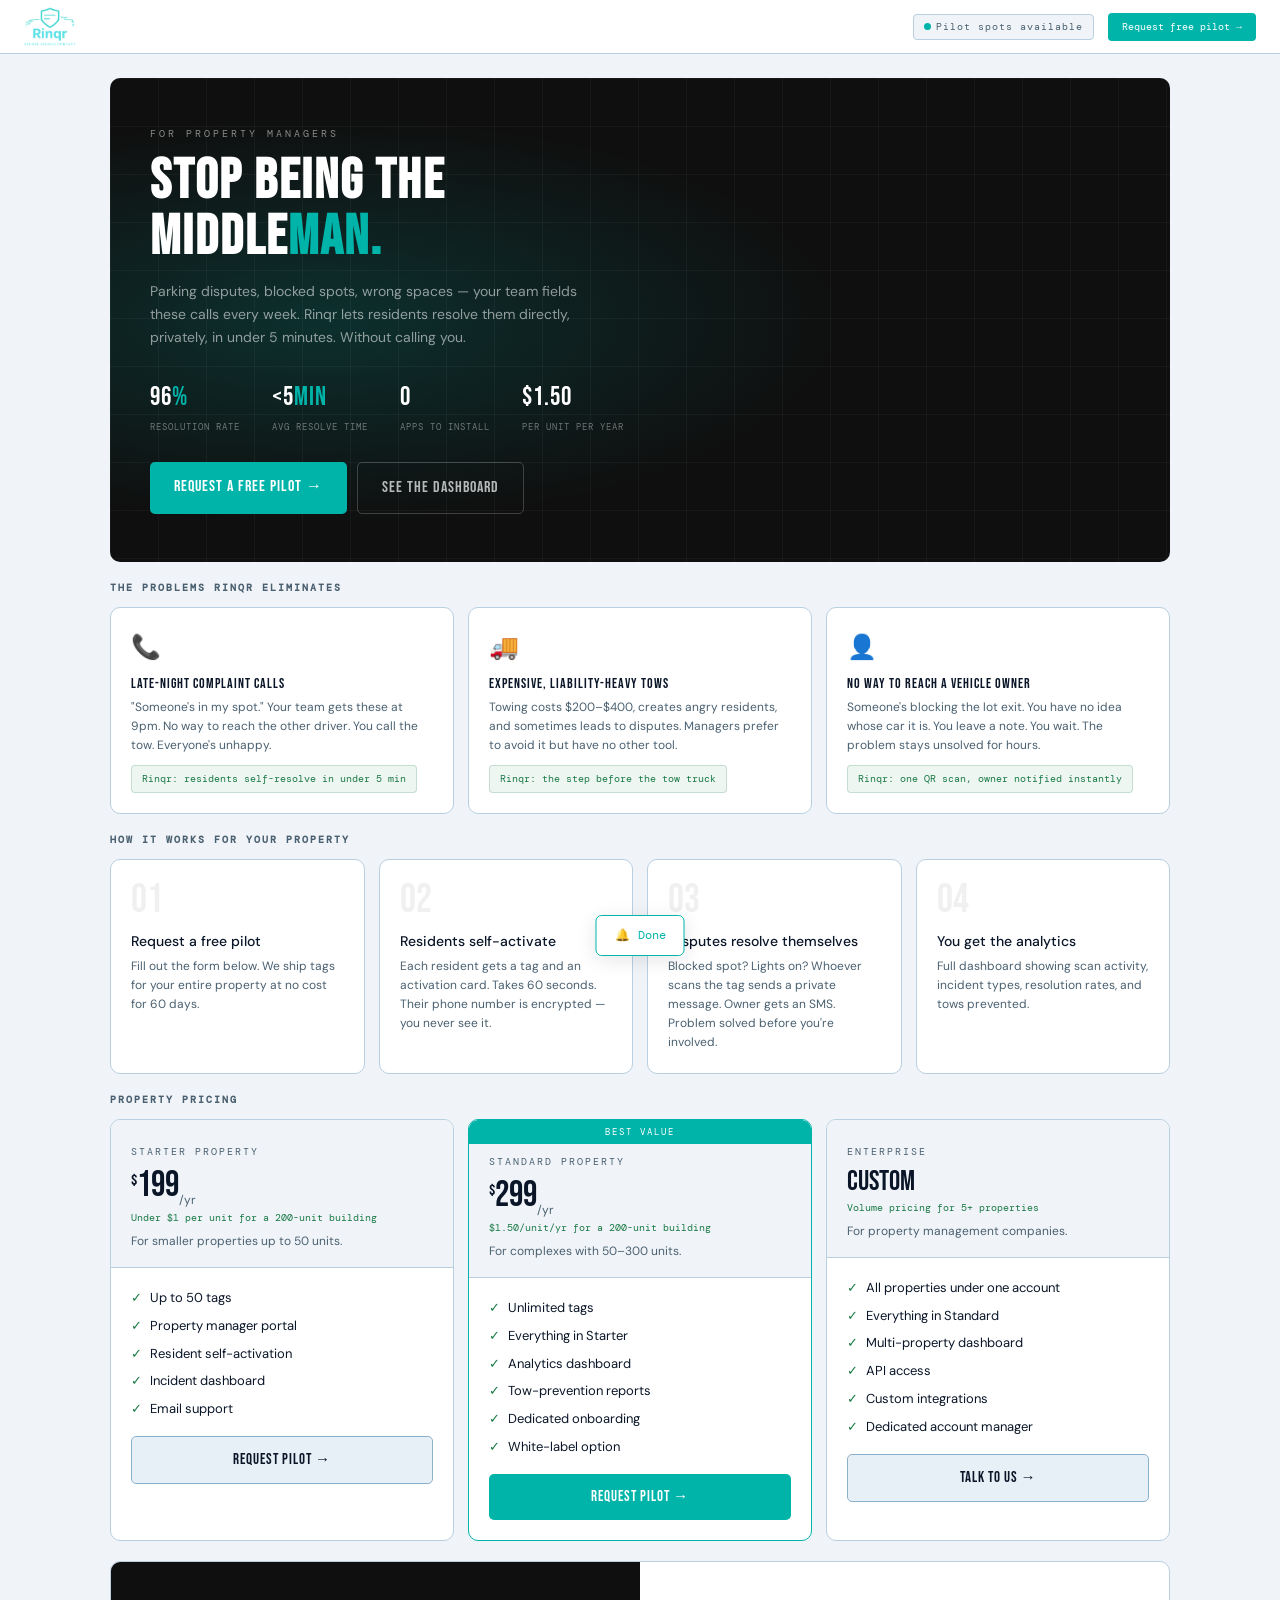
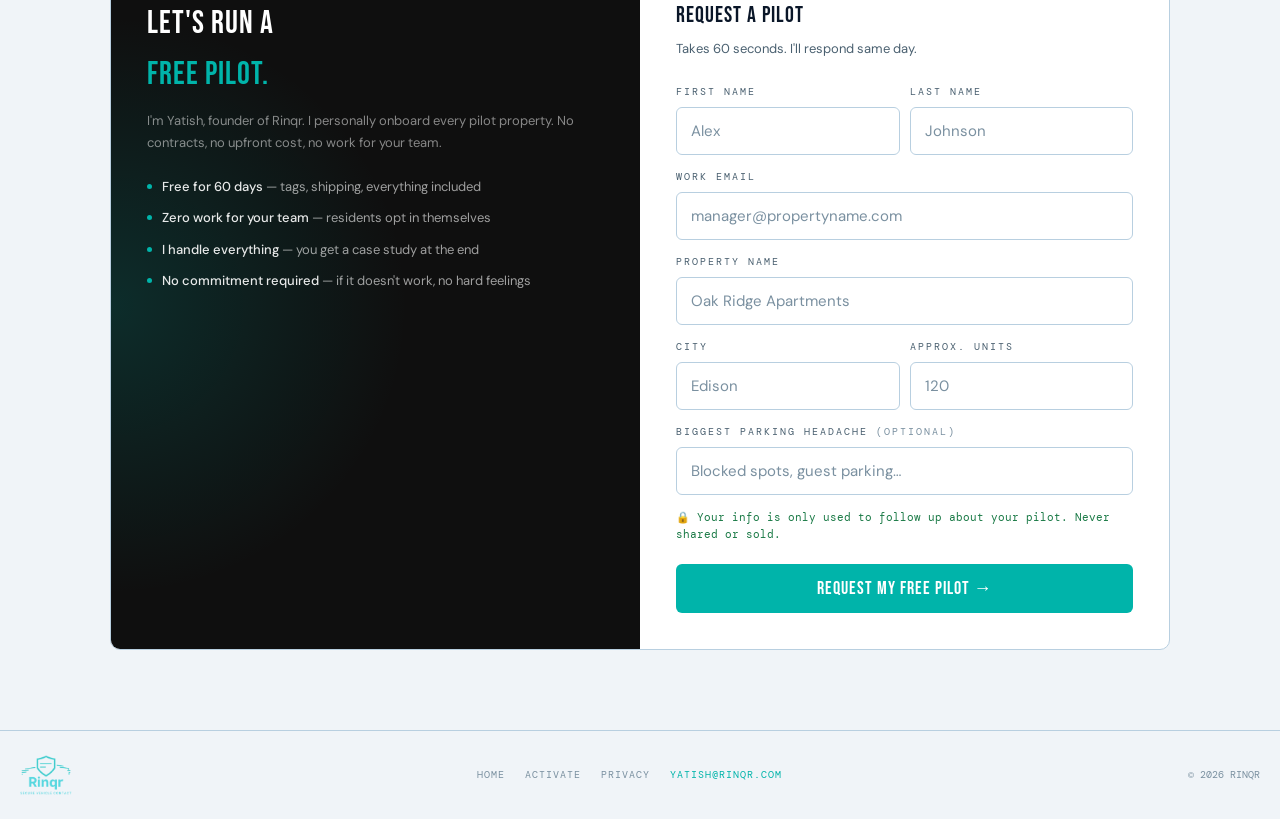
<file: property.html>
<!DOCTYPE html>
<html lang="en">
<head>
  <meta charset="UTF-8">
  <meta name="viewport" content="width=device-width, initial-scale=1.0">
  <meta name="description" content="Eliminate parking disputes with Rinqr's property manager portal. Residents resolve issues privately — no calls to your desk. Free 60-day pilot.">
  <link rel="canonical" href="https://rinqr.com/property.html">
  <meta property="og:type" content="website">
  <meta property="og:url" content="https://rinqr.com/property.html">
  <meta property="og:title" content="Rinqr for Property Managers — Stop Being the Middleman">
  <meta property="og:description" content="Residents resolve parking disputes directly and privately. 96% resolution rate. Free 60-day pilot, no contracts.">
  <meta property="og:image" content="https://rinqr.com/og-image.png">
  <meta name="twitter:card" content="summary_large_image">
  <link rel="icon" type="image/png" href="Rinqr_logo.png">
  <title>Rinqr — Property Manager Portal</title>
  <script src="auth.js"></script>
  <script>
    // Guard: if ?id= is present, require a manager session for that property.
    // Marketing/contact sections (no ?id=) are public.
    (function() {
      var params = new URLSearchParams(window.location.search);
      var hasId  = params.get('id');
      if (hasId) {
        var s = RinqrAuth.get();
        if (!s || s.accountType !== 'manager') {
          window.location.replace('/signin.html?next=' + encodeURIComponent(window.location.pathname + window.location.search));
          return;
        }
        // Prevent viewing another manager's property
        if (s.propertyId && hasId !== s.propertyId) {
          window.location.replace('/property.html?id=' + s.propertyId);
        }
      }
    })();
  </script>
  <link rel="stylesheet" href="style.css">
  <style>
    body { min-height:100vh; background:var(--surface); }
    .main { max-width:1100px; margin:0 auto; padding:24px 20px 60px; }

    /* ── HERO ── */
    .prop-hero { background:#0f0f0f; border-radius:var(--radius); padding:48px 40px; margin-bottom:20px; position:relative; overflow:hidden; }
    .prop-hero-bg { position:absolute; inset:0; background:radial-gradient(ellipse 70% 60% at 20% 50%,rgba(0,180,170,.20) 0%,transparent 70%); pointer-events:none; }
    .prop-hero-grid { position:absolute; inset:0; background-image:linear-gradient(rgba(255,255,255,.04) 1px,transparent 1px),linear-gradient(90deg,rgba(255,255,255,.04) 1px,transparent 1px); background-size:48px 48px; pointer-events:none; }
    .prop-hero-content { position:relative; z-index:1; max-width:600px; }
    .prop-hero-eyebrow { font-family:var(--font-m); font-size:10px; letter-spacing:3px; text-transform:uppercase; color:rgba(255,255,255,.5); margin-bottom:12px; }
    .prop-hero-title { font-family:var(--font-d); font-size:clamp(32px,5vw,56px); letter-spacing:2px; line-height:1; color:#fff; margin-bottom:14px; }
    .prop-hero-title span { color:var(--accent); }
    .prop-hero-sub { font-size:14px; color:rgba(255,255,255,.55); line-height:1.65; margin-bottom:28px; max-width:440px; }
    .prop-hero-stats { display:flex; gap:32px; flex-wrap:wrap; margin-bottom:28px; }
    .phs-val { font-family:var(--font-d); font-size:26px; color:#fff; letter-spacing:1px; }
    .phs-val span { color:var(--accent); }
    .phs-label { font-family:var(--font-m); font-size:9px; letter-spacing:1px; color:rgba(255,255,255,.4); text-transform:uppercase; margin-top:1px; }
    .prop-hero-btns { display:flex; gap:10px; flex-wrap:wrap; }
    .phb-primary { background:var(--accent); color:#fff; font-family:var(--font-d); font-size:16px; letter-spacing:1px; padding:12px 24px; border-radius:5px; text-decoration:none; border:none; cursor:pointer; transition:opacity .15s; }
    .phb-primary:hover { opacity:.88; }
    .phb-secondary { background:transparent; color:rgba(255,255,255,.7); font-family:var(--font-d); font-size:16px; letter-spacing:1px; padding:12px 24px; border-radius:5px; text-decoration:none; border:1px solid rgba(255,255,255,.2); cursor:pointer; transition:border-color .15s; }
    .phb-secondary:hover { border-color:var(--accent); color:#fff; }

    /* ── PAIN POINTS ── */
    .pain-grid { display:grid; grid-template-columns:repeat(3,1fr); gap:14px; margin-bottom:20px; }
    .pain-card { background:var(--card); border:1px solid var(--border); border-radius:var(--radius); padding:20px; }
    .pain-icon { font-size:24px; margin-bottom:10px; display:block; }
    .pain-title { font-size:14px; font-weight:500; color:var(--text); margin-bottom:6px; }
    .pain-desc { font-size:12px; color:var(--muted); line-height:1.6; margin-bottom:10px; }
    .pain-solve { font-family:var(--font-m); font-size:10px; color:var(--green); background:rgba(26,122,70,.07); border:1px solid rgba(26,122,70,.2); padding:5px 10px; border-radius:4px; display:inline-block; }

    /* ── PRICING ── */
    .prop-pricing { display:grid; grid-template-columns:repeat(3,1fr); gap:14px; margin-bottom:20px; }
    .prop-price-card { background:var(--card); border:1px solid var(--border); border-radius:var(--radius); overflow:hidden; }
    .prop-price-card.best { border-color:var(--accent); position:relative; }
    .prop-price-card.best::before { content:'BEST VALUE'; position:absolute; top:0; left:0; right:0; background:var(--accent); font-family:var(--font-m); font-size:9px; letter-spacing:2px; color:#fff; text-align:center; padding:5px; }
    .ppc-head { padding:24px 20px 16px; background:var(--surface); border-bottom:1px solid var(--border); }
    .prop-price-card.best .ppc-head { padding-top:34px; }
    .ppc-name { font-family:var(--font-m); font-size:10px; letter-spacing:2px; text-transform:uppercase; color:var(--muted); margin-bottom:8px; }
    .ppc-price { font-family:var(--font-d); font-size:36px; color:var(--text); line-height:1; }
    .ppc-price sup { font-size:16px; vertical-align:top; margin-top:5px; display:inline-block; }
    .ppc-price sub { font-family:var(--font-b); font-size:12px; color:var(--muted); font-weight:400; }
    .ppc-savings { font-family:var(--font-m); font-size:10px; color:var(--green); margin-top:4px; }
    .ppc-desc { font-size:12px; color:var(--muted); margin-top:6px; }
    .ppc-body { padding:20px; }
    .ppc-features { list-style:none; display:flex; flex-direction:column; gap:7px; margin-bottom:16px; }
    .ppc-features li { display:flex; gap:8px; align-items:flex-start; font-size:13px; color:var(--text); }
    .pf-check { color:var(--green); flex-shrink:0; }
    .ppc-btn { display:block; width:100%; padding:11px; border-radius:5px; text-align:center; font-family:var(--font-d); font-size:15px; letter-spacing:1px; text-decoration:none; border:none; cursor:pointer; transition:opacity .15s; }
    .ppc-btn.primary   { background:var(--accent); color:#fff; }
    .ppc-btn.secondary { background:var(--card2); color:var(--text); border:1px solid var(--border2); }
    .ppc-btn:hover { opacity:.88; }

    /* ── HOW IT WORKS ── */
    .how-grid-prop { display:grid; grid-template-columns:repeat(4,1fr); gap:14px; margin-bottom:20px; }
    .how-card-prop { background:var(--card); border:1px solid var(--border); border-radius:var(--radius); padding:20px; }
    .how-num-prop   { font-family:var(--font-d); font-size:40px; color:rgba(0,0,0,.06); line-height:1; margin-bottom:10px; }
    .how-title-prop { font-size:14px; font-weight:500; color:var(--text); margin-bottom:4px; }
    .how-desc-prop  { font-size:12px; color:var(--muted); line-height:1.6; }

    /* ── DASHBOARD ── */
    .prop-header { background:var(--card); border:1px solid var(--border); border-radius:10px; padding:20px 22px; display:flex; align-items:center; justify-content:space-between; gap:16px; margin-bottom:20px; flex-wrap:wrap; }
    .prop-info { display:flex; align-items:center; gap:14px; }
    .prop-icon { width:48px; height:48px; background:rgba(0,180,170,.10); border:1px solid rgba(0,180,170,.25); border-radius:10px; display:flex; align-items:center; justify-content:center; font-size:22px; flex-shrink:0; }
    .prop-name { font-size:16px; font-weight:500; color:var(--text); }
    .prop-addr { font-size:12px; color:var(--muted); margin-top:2px; }
    .prop-badges { display:flex; gap:6px; flex-wrap:wrap; margin-top:4px; }
    .prop-actions { display:flex; gap:8px; }
    .prop-btn { font-family:var(--font-m); font-size:10px; letter-spacing:1px; padding:7px 14px; border-radius:5px; cursor:pointer; text-decoration:none; transition:opacity .15s; }
    .prop-btn.primary   { background:var(--accent); color:#fff; border:none; }
    .prop-btn.secondary { background:transparent; color:var(--muted); border:1px solid var(--border2); }
    .prop-btn:hover { opacity:.85; }
    .stats-grid { display:grid; grid-template-columns:repeat(5,1fr); gap:10px; margin-bottom:20px; }
    .main-grid { display:grid; grid-template-columns:1fr 340px; gap:14px; }
    .col-left  { display:flex; flex-direction:column; gap:14px; }
    .col-right { display:flex; flex-direction:column; gap:14px; }
    .incident-item { display:flex; align-items:flex-start; gap:10px; padding:10px 16px; border-bottom:1px solid var(--border); transition:background .15s; cursor:pointer; background:#fff; }
    .incident-item:hover { background:var(--surface); }
    .incident-item:last-child { border-bottom:none; }
    .inc-icon { width:30px; height:30px; border-radius:6px; display:flex; align-items:center; justify-content:center; font-size:13px; flex-shrink:0; margin-top:1px; }
    .inc-icon.red   { background:rgba(0,180,170,.12); }
    .inc-icon.blue  { background:rgba(26,26,26,.06); }
    .inc-icon.amber { background:rgba(160,96,16,.10); }
    .inc-icon.green { background:rgba(26,122,70,.10); }
    .inc-body { flex:1; min-width:0; }
    .inc-title { font-size:12px; font-weight:500; color:var(--text); }
    .inc-meta  { font-family:var(--font-m); font-size:10px; color:var(--muted); margin-top:1px; }
    .chart-outer { padding:14px 16px 12px; background:#fff; }
    .chart-bars { display:flex; align-items:flex-end; gap:5px; height:70px; margin-bottom:5px; }
    .bar-col { flex:1; display:flex; flex-direction:column; align-items:center; gap:3px; }
    .bar     { width:100%; border-radius:2px 2px 0 0; min-height:3px; cursor:pointer; transition:opacity .15s; }
    .bar:hover { opacity:.75; }
    .bar-lbl { font-family:var(--font-m); font-size:8px; color:var(--muted2); }
    .quick-actions { display:grid; grid-template-columns:1fr 1fr; gap:8px; }
    .qa-btn { background:var(--card2); border:1px solid var(--border); border-radius:7px; padding:12px; cursor:pointer; text-align:left; transition:border-color .15s; color:var(--text); text-decoration:none; display:block; }
    .qa-btn:hover { border-color:var(--accent); }
    .qa-icon  { font-size:18px; margin-bottom:5px; display:block; }
    .qa-label { font-size:12px; font-weight:500; color:var(--text); }
    .qa-sub   { font-size:10px; color:var(--muted); margin-top:1px; font-family:var(--font-m); }
    .alert-box { background:rgba(0,180,170,.05); border:1px solid rgba(0,180,170,.20); border-radius:7px; padding:12px 14px; display:flex; gap:10px; align-items:flex-start; }
    .alert-box.green { background:rgba(26,122,70,.04); border-color:rgba(26,122,70,.2); }
    .alert-icon  { font-size:16px; flex-shrink:0; margin-top:1px; }
    .alert-title { font-size:12px; font-weight:500; margin-bottom:2px; color:var(--text); }
    .alert-sub   { font-size:11px; color:var(--muted); }

    /* ── CONTACT FORM ── */
    .contact-section { background:var(--card); border:1px solid var(--border); border-radius:var(--radius); overflow:hidden; margin-bottom:20px; }
    .contact-grid { display:grid; grid-template-columns:1fr 1fr; }
    .contact-left { padding:36px; background:#0f0f0f; position:relative; overflow:hidden; }
    .contact-left-bg { position:absolute; inset:0; background:radial-gradient(ellipse 80% 60% at 0% 50%,rgba(0,180,170,.18) 0%,transparent 70%); pointer-events:none; }
    .contact-right { padding:36px; }
    .contact-title { font-family:var(--font-d); font-size:32px; letter-spacing:1px; color:#fff; margin-bottom:10px; position:relative; }
    .contact-title span { color:var(--accent); }
    .contact-sub { font-size:13px; color:rgba(255,255,255,.5); line-height:1.65; margin-bottom:24px; position:relative; }
    .contact-promise { position:relative; display:flex; flex-direction:column; gap:12px; }
    .cp-item { display:flex; gap:10px; align-items:flex-start; }
    .cp-dot  { width:5px; height:5px; border-radius:50%; background:var(--accent); flex-shrink:0; margin-top:7px; }
    .cp-text { font-size:13px; color:rgba(255,255,255,.6); line-height:1.5; }
    .cp-text strong { color:rgba(255,255,255,.9); font-weight:500; }
    .form-title { font-family:var(--font-d); font-size:22px; letter-spacing:1px; color:var(--text); margin-bottom:6px; }
    .form-sub   { font-size:13px; color:var(--muted); margin-bottom:24px; }
    .form-grid-2 { display:grid; grid-template-columns:1fr 1fr; gap:10px; }
    .submit-btn { width:100%; padding:14px; background:var(--accent); color:#fff; font-family:var(--font-d); font-size:18px; letter-spacing:1px; border:none; border-radius:var(--radius-sm); cursor:pointer; transition:opacity .15s,transform .1s; margin-top:4px; }
    .submit-btn:hover { opacity:.88; }
    .submit-btn:active { transform:scale(.98); }
    .success-msg { display:none; background:rgba(26,122,70,.07); border:1px solid rgba(26,122,70,.2); border-radius:var(--radius-sm); padding:20px; text-align:center; }
    .success-msg.show { display:block; }
    .success-msg .s-icon  { font-size:28px; margin-bottom:8px; display:block; }
    .success-msg .s-title { font-family:var(--font-d); font-size:18px; color:var(--green); margin-bottom:6px; }
    .success-msg .s-sub   { font-size:13px; color:var(--muted); }

    /* ── MODAL ── */
    .modal-overlay { position:fixed; inset:0; background:rgba(0,0,0,.4); z-index:200; display:flex; align-items:center; justify-content:center; padding:20px; opacity:0; pointer-events:none; transition:opacity .2s; }
    .modal-overlay.open { opacity:1; pointer-events:all; }
    .modal { background:#fff; border:1px solid var(--border2); border-radius:12px; padding:24px; width:100%; max-width:440px; transform:translateY(20px); transition:transform .2s; box-shadow:0 8px 40px rgba(0,0,0,.12); }
    .modal-overlay.open .modal { transform:translateY(0); }
    .modal-title { font-family:var(--font-d); font-size:22px; letter-spacing:1px; margin-bottom:6px; color:var(--text); }
    .modal-sub   { font-size:13px; color:var(--muted); margin-bottom:20px; }
    .modal-actions { display:flex; gap:8px; margin-top:20px; }

    .toast { position:fixed; bottom:24px; left:50%; transform:translateX(-50%) translateY(80px); background:#fff; border:1px solid var(--accent); border-radius:6px; padding:10px 18px; font-family:var(--font-m); font-size:12px; color:var(--accent); display:flex; align-items:center; gap:8px; white-space:nowrap; transition:transform .3s ease; z-index:999; box-shadow:0 4px 20px rgba(0,0,0,.1); }
    .toast.show { transform:translateX(-50%) translateY(0); }

    @media (max-width:800px) {
      .pain-grid,.prop-pricing,.how-grid-prop { grid-template-columns:1fr; }
      .contact-grid { grid-template-columns:1fr; }
      .contact-left { display:none; }
      .stats-grid { grid-template-columns:repeat(3,1fr); }
      .main-grid  { grid-template-columns:1fr; }
    }
    @media (max-width:500px) {
      .stats-grid { grid-template-columns:repeat(2,1fr); }
      .prop-hero  { padding:32px 20px; }
    }
  </style>
</head>
<body>

<nav class="nav">
  <a href="index.html" class="logo-mark"><img src="Rinqr_logo.png" alt="Rinqr" class="logo-img"></a>
  <div class="nav-right">
    <div class="nav-pill"><span class="pulse-dot"></span>Pilot spots available</div>
    <div id="navManagerActions" style="display:none;align-items:center;gap:8px">
      <span id="navManagerName" style="font-family:var(--font-m);font-size:10px;color:var(--muted)"></span>
      <button onclick="RinqrAuth.signOut()" style="font-family:var(--font-m);font-size:10px;color:var(--muted);background:transparent;border:1px solid var(--border);padding:4px 10px;border-radius:4px;cursor:pointer;">Sign out</button>
    </div>
    <a href="#contact" style="font-family:var(--font-m);font-size:10px;color:#fff;text-decoration:none;background:var(--accent);padding:6px 14px;border-radius:4px;" id="navPilotBtn">Request free pilot →</a>
  </div>
</nav>

<div class="main">

  <!-- HERO -->
  <div class="prop-hero">
    <div class="prop-hero-bg"></div>
    <div class="prop-hero-grid"></div>
    <div class="prop-hero-content">
      <div class="prop-hero-eyebrow">For property managers</div>
      <h1 class="prop-hero-title">STOP BEING THE<br>MIDDLE<span>MAN.</span></h1>
      <p class="prop-hero-sub">Parking disputes, blocked spots, wrong spaces — your team fields these calls every week. Rinqr lets residents resolve them directly, privately, in under 5 minutes. Without calling you.</p>
      <div class="prop-hero-stats">
        <div><div class="phs-val">96<span>%</span></div><div class="phs-label">Resolution rate</div></div>
        <div><div class="phs-val">&lt;5<span>min</span></div><div class="phs-label">Avg resolve time</div></div>
        <div><div class="phs-val">0</div><div class="phs-label">Apps to install</div></div>
        <div><div class="phs-val">$1.50</div><div class="phs-label">Per unit per year</div></div>
      </div>
      <div class="prop-hero-btns">
        <a href="#contact" class="phb-primary">Request a free pilot →</a>
        <a href="#dashboard" class="phb-secondary">See the dashboard</a>
      </div>
    </div>
  </div>

  <!-- PAIN POINTS -->
  <h2 class="label" style="margin-bottom:14px">The problems Rinqr eliminates</h2>
  <div class="pain-grid">
    <div class="pain-card"><span class="pain-icon">📞</span><h3 class="pain-title">Late-night complaint calls</h3><p class="pain-desc">"Someone's in my spot." Your team gets these at 9pm. No way to reach the other driver. You call the tow. Everyone's unhappy.</p><span class="pain-solve">Rinqr: residents self-resolve in under 5 min</span></div>
    <div class="pain-card"><span class="pain-icon">🚚</span><h3 class="pain-title">Expensive, liability-heavy tows</h3><p class="pain-desc">Towing costs $200–$400, creates angry residents, and sometimes leads to disputes. Managers prefer to avoid it but have no other tool.</p><span class="pain-solve">Rinqr: the step before the tow truck</span></div>
    <div class="pain-card"><span class="pain-icon">👤</span><h3 class="pain-title">No way to reach a vehicle owner</h3><p class="pain-desc">Someone's blocking the lot exit. You have no idea whose car it is. You leave a note. You wait. The problem stays unsolved for hours.</p><span class="pain-solve">Rinqr: one QR scan, owner notified instantly</span></div>
  </div>

  <!-- HOW IT WORKS -->
  <h2 class="label" style="margin-bottom:14px">How it works for your property</h2>
  <div class="how-grid-prop">
    <div class="how-card-prop"><div class="how-num-prop">01</div><div class="how-title-prop">Request a free pilot</div><p class="how-desc-prop">Fill out the form below. We ship tags for your entire property at no cost for 60 days.</p></div>
    <div class="how-card-prop"><div class="how-num-prop">02</div><div class="how-title-prop">Residents self-activate</div><p class="how-desc-prop">Each resident gets a tag and an activation card. Takes 60 seconds. Their phone number is encrypted — you never see it.</p></div>
    <div class="how-card-prop"><div class="how-num-prop">03</div><div class="how-title-prop">Disputes resolve themselves</div><p class="how-desc-prop">Blocked spot? Lights on? Whoever scans the tag sends a private message. Owner gets an SMS. Problem solved before you're involved.</p></div>
    <div class="how-card-prop"><div class="how-num-prop">04</div><div class="how-title-prop">You get the analytics</div><p class="how-desc-prop">Full dashboard showing scan activity, incident types, resolution rates, and tows prevented.</p></div>
  </div>

  <!-- PRICING -->
  <h2 class="label" style="margin-bottom:14px" id="pricing">Property pricing</h2>
  <div class="prop-pricing">
    <div class="prop-price-card"><div class="ppc-head"><div class="ppc-name">Starter Property</div><div class="ppc-price"><sup>$</sup>199<sub>/yr</sub></div><div class="ppc-savings">Under $1 per unit for a 200-unit building</div><div class="ppc-desc">For smaller properties up to 50 units.</div></div><div class="ppc-body"><ul class="ppc-features"><li><span class="pf-check">✓</span>Up to 50 tags</li><li><span class="pf-check">✓</span>Property manager portal</li><li><span class="pf-check">✓</span>Resident self-activation</li><li><span class="pf-check">✓</span>Incident dashboard</li><li><span class="pf-check">✓</span>Email support</li></ul><a href="#contact" class="ppc-btn secondary">Request pilot →</a></div></div>
    <div class="prop-price-card best"><div class="ppc-head"><div class="ppc-name">Standard Property</div><div class="ppc-price"><sup>$</sup>299<sub>/yr</sub></div><div class="ppc-savings">$1.50/unit/yr for a 200-unit building</div><div class="ppc-desc">For complexes with 50–300 units.</div></div><div class="ppc-body"><ul class="ppc-features"><li><span class="pf-check">✓</span>Unlimited tags</li><li><span class="pf-check">✓</span>Everything in Starter</li><li><span class="pf-check">✓</span>Analytics dashboard</li><li><span class="pf-check">✓</span>Tow-prevention reports</li><li><span class="pf-check">✓</span>Dedicated onboarding</li><li><span class="pf-check">✓</span>White-label option</li></ul><a href="#contact" class="ppc-btn primary">Request pilot →</a></div></div>
    <div class="prop-price-card"><div class="ppc-head"><div class="ppc-name">Enterprise</div><div class="ppc-price" style="font-size:28px">Custom</div><div class="ppc-savings">Volume pricing for 5+ properties</div><div class="ppc-desc">For property management companies.</div></div><div class="ppc-body"><ul class="ppc-features"><li><span class="pf-check">✓</span>All properties under one account</li><li><span class="pf-check">✓</span>Everything in Standard</li><li><span class="pf-check">✓</span>Multi-property dashboard</li><li><span class="pf-check">✓</span>API access</li><li><span class="pf-check">✓</span>Custom integrations</li><li><span class="pf-check">✓</span>Dedicated account manager</li></ul><a href="#contact" class="ppc-btn secondary">Talk to us →</a></div></div>
  </div>

  <!-- DASHBOARD SECTION (only shown when ?id= is present) -->
  <div id="dashboardSection" style="display:none">
    <div id="dashboard" style="margin-bottom:8px">
      <p class="label" style="margin-bottom:14px">Your live dashboard</p>
    </div>

    <div class="prop-header">
      <div class="prop-info">
        <div class="prop-icon">🏢</div>
        <div>
          <div class="prop-name" id="propHeaderName">Loading…</div>
          <div class="prop-addr" id="propHeaderAddr"></div>
          <div class="prop-badges">
            <span class="badge badge-green" id="propHeaderTagBadge">— active tags</span>
            <span class="badge badge-blue"  id="propHeaderPlan">Standard plan</span>
          </div>
        </div>
      </div>
      <div class="prop-actions">
        <button class="prop-btn secondary" onclick="showToast('Exporting CSV…')">Export data</button>
        <button class="prop-btn primary"   onclick="openModal()">+ Add vehicles</button>
      </div>
    </div>

    <div class="stats-grid">
      <div class="stat-card s-accent"><div class="stat-label">Total scans</div><div class="stat-val" id="pStatScans">—</div><div class="stat-sub">This month</div><div class="stat-trend" id="pStatScansWeek">loading…</div></div>
      <div class="stat-card s-green"><div class="stat-label">Active tags</div><div class="stat-val" id="pStatTags">—</div><div class="stat-sub" id="pStatTagsSub">loading…</div><div class="stat-trend" id="pStatTagsTrend"></div></div>
      <div class="stat-card s-blue"><div class="stat-label">Resolved</div><div class="stat-val">96%</div><div class="stat-sub">Incidents solved</div><div class="stat-trend">vs 34% before Rinqr</div></div>
      <div class="stat-card s-amber"><div class="stat-label">Tows prevented</div><div class="stat-val" id="pStatTows">—</div><div class="stat-sub">This month</div><div class="stat-trend" id="pStatTowsSaved">~$0 saved</div></div>
      <div class="stat-card" style="border-top:3px solid #6b3fbf;background:var(--card)"><div class="stat-label">Avg response</div><div class="stat-val" style="font-size:28px">4m</div><div class="stat-sub">Owner reply time</div><div class="stat-trend" style="color:#6b3fbf">↓ from 47 min</div></div>
    </div>

    <div class="main-grid" style="margin-bottom:20px">
      <div class="col-left">
        <div class="card">
          <div class="card-head"><div class="card-title">Scan activity — last 7 days</div><div class="card-action">Full report →</div></div>
          <div class="chart-outer"><div class="chart-bars" id="propChart"></div></div>
        </div>
        <div class="card">
          <div class="card-head"><div class="card-title">Recent incidents</div><div class="card-action" onclick="simulateIncident()" style="cursor:pointer">+ Simulate scan</div></div>
          <div id="incidentFeed"></div>
        </div>
      </div>
      <div class="col-right">
        <div class="alert-box" id="unactivatedAlert" style="display:none">
          <div class="alert-icon">⚠️</div>
          <div><div class="alert-title" id="unactivatedTitle">Tags not yet activated</div><div class="alert-sub">Send activation reminders to residents.</div></div>
        </div>
        <div class="card">
          <div class="card-head"><div class="card-title">Quick actions</div></div>
          <div class="card-body">
            <div class="quick-actions">
              <div class="qa-btn" onclick="openModal()"><span class="qa-icon">➕</span><div class="qa-label">Add vehicles</div><div class="qa-sub">Bulk or single</div></div>
              <div class="qa-btn" onclick="showToast('CSV export ready')"><span class="qa-icon">📊</span><div class="qa-label">Export CSV</div><div class="qa-sub">Full scan history</div></div>
              <div class="qa-btn" onclick="showToast('Reminder emails sent')"><span class="qa-icon">📧</span><div class="qa-label">Send reminders</div><div class="qa-sub">Unactivated tags</div></div>
              <div class="qa-btn" onclick="simulateIncident()"><span class="qa-icon">🔔</span><div class="qa-label">Test alert</div><div class="qa-sub">Simulate scan</div></div>
            </div>
          </div>
        </div>
        <div class="alert-box green" id="towsAlert" style="display:none">
          <div class="alert-icon">✅</div>
          <div><div class="alert-title" id="towsAlertTitle">Tows prevented this month</div><div class="alert-sub">Rinqr resolved conflicts before escalation.</div></div>
        </div>
      </div>
    </div>
  </div>

  <!-- CONTACT FORM -->
  <div id="contact">
    <div class="contact-section">
      <div class="contact-grid">
        <div class="contact-left">
          <div class="contact-left-bg"></div>
          <div class="contact-title">LET'S RUN A<br><span>FREE PILOT.</span></div>
          <p class="contact-sub">I'm Yatish, founder of Rinqr. I personally onboard every pilot property. No contracts, no upfront cost, no work for your team.</p>
          <div class="contact-promise">
            <div class="cp-item"><div class="cp-dot"></div><div class="cp-text"><strong>Free for 60 days</strong> — tags, shipping, everything included</div></div>
            <div class="cp-item"><div class="cp-dot"></div><div class="cp-text"><strong>Zero work for your team</strong> — residents opt in themselves</div></div>
            <div class="cp-item"><div class="cp-dot"></div><div class="cp-text"><strong>I handle everything</strong> — you get a case study at the end</div></div>
            <div class="cp-item"><div class="cp-dot"></div><div class="cp-text"><strong>No commitment required</strong> — if it doesn't work, no hard feelings</div></div>
          </div>
        </div>
        <div class="contact-right">
          <div class="form-title">REQUEST A PILOT</div>
          <p class="form-sub">Takes 60 seconds. I'll respond same day.</p>
          <div id="contactForm">
            <div class="form-grid-2">
              <div class="field"><label>First name</label><input type="text" id="cf-first" placeholder="Alex"></div>
              <div class="field"><label>Last name</label><input type="text"  id="cf-last"  placeholder="Johnson"></div>
            </div>
            <div class="field"><label>Work email</label><input type="email" id="cf-email"    placeholder="manager@propertyname.com"></div>
            <div class="field"><label>Property name</label><input type="text" id="cf-property" placeholder="Oak Ridge Apartments"></div>
            <div class="form-grid-2">
              <div class="field"><label>City</label><input type="text"   id="cf-city"  placeholder="Edison"></div>
              <div class="field"><label>Approx. units</label><input type="number" id="cf-units" placeholder="120"></div>
            </div>
            <div class="field"><label>Biggest parking headache <span style="color:var(--muted2)">(optional)</span></label><input type="text" id="cf-pain" placeholder="Blocked spots, guest parking…"></div>
            <div class="privacy-note mb-16" style="margin-top:4px">🔒 Your info is only used to follow up about your pilot. Never shared or sold.</div>
            <button class="submit-btn" id="submitBtn" onclick="submitForm()">Request my free pilot →</button>
          </div>
          <div class="success-msg" id="successMsg">
            <span class="s-icon">✅</span>
            <div class="s-title">PILOT REQUEST RECEIVED</div>
            <p class="s-sub">I'll reach out to <strong id="confirmedEmail"></strong> same day to get started. — Yatish, Founder of Rinqr</p>
            <button class="ppc-btn secondary" style="margin-top:16px;max-width:200px" onclick="resetContactForm()">Submit another →</button>
          </div>
        </div>
      </div>
    </div>
  </div>

</div><!-- end .main -->

<!-- MODAL -->
<div class="modal-overlay" id="modalOverlay" onclick="closeModal(event)">
  <div class="modal">
    <div class="modal-title">Add vehicle</div>
    <div class="modal-sub">Enter details to assign a new Rinqr tag to a resident.</div>
    <div class="field"><label>Parking space number</label><input type="text" placeholder="e.g. 29"></div>
    <div class="field"><label>Occupant name</label><input type="text" placeholder="Full name"></div>
    <div class="field"><label>Vehicle description</label><input type="text" placeholder="Black Honda Civic 2022"></div>
    <div class="field"><label>Email for activation reminder</label><input type="email" placeholder="resident@email.com"></div>
    <div class="modal-actions">
      <button class="prop-btn primary"   onclick="showToast('New tag generated — activation email sent'); closeModal()">Confirm</button>
      <button class="prop-btn secondary" onclick="closeModal()">Cancel</button>
    </div>
  </div>
</div>

<div class="toast" id="toast"><span>🔔</span><span id="toastMsg">Done</span></div>

<footer style="border-top:1px solid var(--border);padding:24px 20px;background:var(--surface);display:flex;align-items:center;justify-content:space-between;flex-wrap:wrap;gap:12px">
  <a href="index.html" class="logo-mark"><img src="Rinqr_logo.png" alt="Rinqr" class="logo-img"></a>
  <div style="display:flex;gap:20px;flex-wrap:wrap">
    <a href="index.html"  style="font-family:var(--font-m);font-size:10px;letter-spacing:1px;text-transform:uppercase;color:var(--muted2);text-decoration:none">Home</a>
    <a href="activate.html" style="font-family:var(--font-m);font-size:10px;letter-spacing:1px;text-transform:uppercase;color:var(--muted2);text-decoration:none">Activate</a>
    <a href="privacy.html"  style="font-family:var(--font-m);font-size:10px;letter-spacing:1px;text-transform:uppercase;color:var(--muted2);text-decoration:none">Privacy</a>
    <a href="mailto:yatish@rinqr.com" style="font-family:var(--font-m);font-size:10px;letter-spacing:1px;text-transform:uppercase;color:var(--accent);text-decoration:none">yatish@rinqr.com</a>
  </div>
  <div style="font-family:var(--font-m);font-size:10px;color:var(--muted2)">© 2026 RINQR</div>
</footer>

<script>
  // ── Session & nav ─────────────────────────────────────────
  const session    = RinqrAuth.get();
  const urlParams  = new URLSearchParams(window.location.search);
  const propertyId = urlParams.get('id');

  (function applySession() {
    if (!session || session.accountType !== 'manager') return;
    // Show manager nav items, hide pilot CTA
    const managerNav = document.getElementById('navManagerActions');
    const pilotBtn   = document.getElementById('navPilotBtn');
    const nameEl     = document.getElementById('navManagerName');
    if (managerNav) { managerNav.style.display = 'flex'; }
    if (pilotBtn)   { pilotBtn.style.display   = 'none'; }
    if (nameEl && session.propertyName) { nameEl.textContent = session.propertyName; }
  })();

  // ── Show dashboard section only if ?id= present ───────────
  if (propertyId) {
    document.getElementById('dashboardSection').style.display = 'block';
    loadDashboard();
  }

  // ── Demo incidents ────────────────────────────────────────
  const demoIncidents = [
    { icon:'🚗', cls:'red',   title:'Space 05 — Blocking exit lane',      meta:'3 min ago · PP-Q7R8 · David L. notified',   badge:'resolved', bc:'badge-green' },
    { icon:'💡', cls:'blue',  title:'Space 01 — Headlights left on',      meta:'2 hr ago · PP-A1B2 · James T. notified',    badge:'resolved', bc:'badge-green' },
    { icon:'⚠️', cls:'amber', title:'Space 03 — Minor collision reported', meta:'Yesterday 4:30 PM · PP-I9J0 · Robert K.',   badge:'reviewed', bc:'badge-blue'  },
    { icon:'🅿️', cls:'red',   title:'Space 07 — Wrong spot occupied',     meta:'Yesterday 2:15 PM · PP-Y5Z6 · visitor car', badge:'resolved', bc:'badge-green' },
  ];
  let demoScanCount = 128;

  function renderFeed() {
    document.getElementById('incidentFeed').innerHTML = demoIncidents.slice(0,4).map(i =>
      `<div class="incident-item">
        <div class="inc-icon ${i.cls}">${i.icon}</div>
        <div class="inc-body"><div class="inc-title">${i.title}</div><div class="inc-meta">${i.meta}</div></div>
        <span class="badge ${i.bc}">${i.badge}</span>
      </div>`
    ).join('');
  }

  function renderChartFromData(chartData) {
    const el = document.getElementById('propChart');
    if (!el) return;
    const days = [];
    for (let i = 6; i >= 0; i--) {
      const d = new Date(); d.setDate(d.getDate() - i);
      days.push({ label: ['S','M','T','W','T','F','S'][d.getDay()], date: d.toISOString().slice(0,10), count: 0 });
    }
    if (chartData) chartData.forEach(row => { const day = days.find(d => d.date === row.day); if (day) day.count = row.count; });
    const max = Math.max(...days.map(d => d.count), 1);
    el.innerHTML = '';
    days.forEach((d, i) => {
      const pct = Math.round((d.count / max) * 100);
      el.innerHTML += `<div class="bar-col"><div class="bar" style="height:${Math.max(pct,4)}%;background:${i===6?'var(--accent)':'var(--border2)'}" title="${d.count} scans"></div><div class="bar-lbl">${d.label}</div></div>`;
    });
  }

  function renderDemoChart() {
    renderChartFromData([]);
    // Populate with demo values
    document.getElementById('pStatScans').textContent      = '128';
    document.getElementById('pStatScansWeek').textContent  = '↑ 12 this week';
    document.getElementById('pStatTags').textContent       = '24';
    document.getElementById('pStatTagsSub').textContent    = 'of 28 deployed';
    document.getElementById('pStatTagsTrend').textContent  = '4 unactivated';
    document.getElementById('pStatTows').textContent       = '11';
    document.getElementById('pStatTowsSaved').textContent  = '~$3,300 saved';
    document.getElementById('propHeaderTagBadge').textContent = '24 active tags';
    document.getElementById('towsAlert').style.display       = 'flex';
    document.getElementById('towsAlertTitle').textContent    = '11 tows prevented this month';
    document.getElementById('unactivatedAlert').style.display = 'flex';
  }

  function simulateIncident() {
    const r = demoIncidents[Math.floor(Math.random() * demoIncidents.length)];
    demoIncidents.unshift({ ...r, meta: 'Just now · live scan' });
    demoScanCount++;
    const el = document.getElementById('pStatScans');
    if (el) el.textContent = demoScanCount;
    renderFeed();
    showToast('New incident: ' + r.title.split('—')[1]?.trim() || r.title);
  }

  function timeAgo(dateStr) {
    const diff = Math.floor((Date.now() - new Date(dateStr)) / 1000);
    if (diff < 60)    return 'Just now';
    if (diff < 3600)  return Math.floor(diff / 60) + ' min ago';
    if (diff < 86400) return Math.floor(diff / 3600) + ' hr ago';
    return Math.floor(diff / 86400) + 'd ago';
  }

  async function loadDashboard() {
    if (!propertyId) { renderFeed(); renderDemoChart(); return; }
    try {
      const res  = await fetch(`/api/property/${propertyId}/stats`);
      if (!res.ok) throw new Error('Failed to load');
      const data = await res.json();

      document.getElementById('propHeaderName').textContent     = data.property.name;
      document.getElementById('propHeaderAddr').textContent     = data.property.address || '';
      document.getElementById('propHeaderTagBadge').textContent = `${data.stats.activeTags} active tags`;
      document.getElementById('propHeaderPlan').textContent     = (data.property.plan || 'standard') + ' plan';
      document.getElementById('pStatScans').textContent         = data.stats.totalScansThisMonth;
      document.getElementById('pStatScansWeek').textContent     = `↑ ${data.stats.scansThisWeek} this week`;
      document.getElementById('pStatTags').textContent          = data.stats.activeTags;
      document.getElementById('pStatTagsSub').textContent       = `of ${data.stats.totalTags} deployed`;
      const unactivated = data.stats.totalTags - data.stats.activeTags;
      document.getElementById('pStatTagsTrend').textContent     = unactivated > 0 ? `${unactivated} unactivated` : 'all activated ✓';
      document.getElementById('pStatTows').textContent          = '0';
      document.getElementById('pStatTowsSaved').textContent     = '~$0 saved';

      if (unactivated > 0) {
        document.getElementById('unactivatedAlert').style.display = 'flex';
        document.getElementById('unactivatedTitle').textContent   = `${unactivated} tag${unactivated > 1 ? 's' : ''} not yet activated`;
      }

      const feed = document.getElementById('incidentFeed');
      if (!data.incidents || data.incidents.length === 0) {
        feed.innerHTML = `<div style="padding:24px;text-align:center;color:var(--muted);font-size:13px">No incidents yet — tags are active and monitoring.</div>`;
      } else {
        const iconMap = {
          'Blocking driveway':  { icon:'🚗', cls:'red'   },
          'Left lights on':     { icon:'💡', cls:'blue'  },
          'Minor accident':     { icon:'⚠️', cls:'amber' },
          'Alarm going off':    { icon:'🔔', cls:'amber' },
          'Wrong parking spot': { icon:'🅿️', cls:'red'   },
          'Other message':      { icon:'💬', cls:'green' },
        };
        feed.innerHTML = data.incidents.map(inc => {
          const m = iconMap[inc.reason] || { icon:'📋', cls:'blue' };
          return `<div class="incident-item">
            <div class="inc-icon ${m.cls}">${m.icon}</div>
            <div class="inc-body">
              <div class="inc-title">${inc.reason}${inc.unit_number ? ' — Unit ' + inc.unit_number : ''}</div>
              <div class="inc-meta">${timeAgo(inc.created_at)} · ${inc.tag_id}${inc.owner_name ? ' · ' + inc.owner_name : ''}</div>
            </div>
            <span class="badge ${inc.resolved ? 'badge-green' : 'badge-blue'}">${inc.resolved ? 'resolved' : 'logged'}</span>
          </div>`;
        }).join('');
      }
      renderChartFromData(data.chartData);
    } catch (err) {
      console.error('Dashboard load error:', err);
      renderFeed(); renderDemoChart();
    }
  }

  // ── Contact form ──────────────────────────────────────────
  async function submitForm() {
    const first    = document.getElementById('cf-first').value.trim();
    const last     = document.getElementById('cf-last').value.trim();
    const email    = document.getElementById('cf-email').value.trim();
    const property = document.getElementById('cf-property').value.trim();
    const city     = document.getElementById('cf-city').value.trim();
    const units    = document.getElementById('cf-units').value.trim();
    const pain     = document.getElementById('cf-pain').value.trim();

    if (!first || !email || !property) { showToast('Please fill in your name, email, and property name'); return; }

    const btn = document.getElementById('submitBtn');
    btn.textContent = 'Sending…'; btn.disabled = true;

    try {
      const res  = await fetch('/api/pilot-request', {
        method: 'POST', headers: { 'Content-Type': 'application/json' },
        body: JSON.stringify({ first, last, email, property, city, units, pain }),
      });
      const data = await res.json();
      if (!res.ok || data.error) {
        showToast(data.message || 'Something went wrong — email yatish@rinqr.com directly');
        btn.textContent = 'Request my free pilot →'; btn.disabled = false;
        return;
      }
      document.getElementById('confirmedEmail').textContent = email;
      document.getElementById('contactForm').style.display = 'none';
      document.getElementById('successMsg').classList.add('show');
    } catch {
      showToast('Network error — check your connection and try again');
      btn.textContent = 'Request my free pilot →'; btn.disabled = false;
    }
  }

  function resetContactForm() {
    ['cf-first','cf-last','cf-email','cf-property','cf-city','cf-units','cf-pain']
      .forEach(id => { const el = document.getElementById(id); if (el) el.value = ''; });
    document.getElementById('contactForm').style.display = 'block';
    document.getElementById('successMsg').classList.remove('show');
    const btn = document.getElementById('submitBtn');
    btn.textContent = 'Request my free pilot →'; btn.disabled = false;
  }

  // ── Helpers ───────────────────────────────────────────────
  function showToast(msg) {
    const t = document.getElementById('toast');
    document.getElementById('toastMsg').textContent = msg;
    t.classList.add('show'); setTimeout(() => t.classList.remove('show'), 3000);
  }
  function openModal()  { document.getElementById('modalOverlay').classList.add('open'); }
  function closeModal(e) {
    if (e && e.target !== document.getElementById('modalOverlay')) return;
    document.getElementById('modalOverlay').classList.remove('open');
  }
</script>
</body>
</html>
</file>
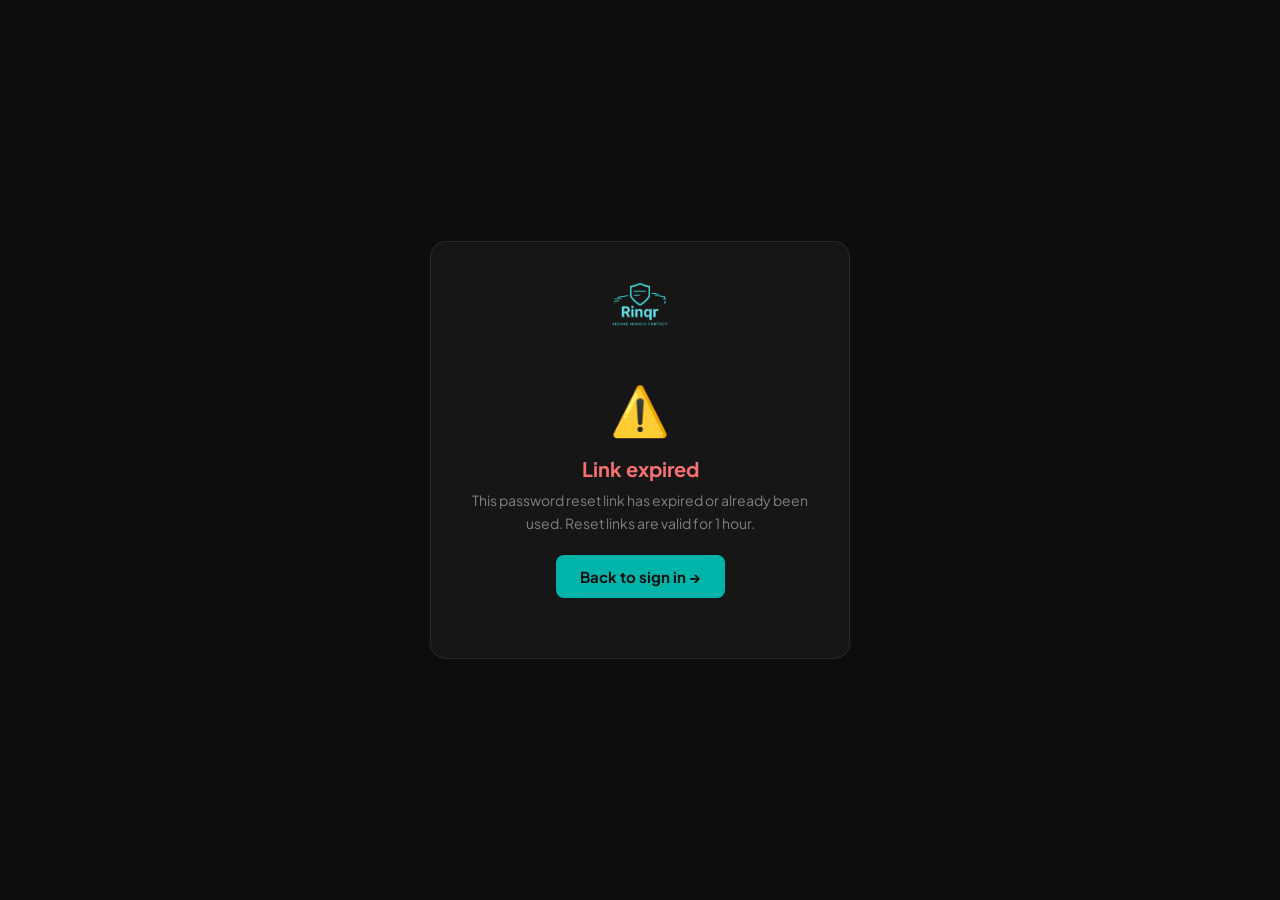
<file: reset-password.html>
<!DOCTYPE html>
<html lang="en">
<head>
  <meta charset="UTF-8">
  <meta name="viewport" content="width=device-width, initial-scale=1.0">
  <meta name="robots" content="noindex, nofollow">
  <link rel="canonical" href="https://rinqr.com/reset-password.html">
  <title>Reset Password — Rinqr</title>
  <link href="https://fonts.googleapis.com/css2?family=Plus+Jakarta+Sans:wght@400;500;600;700;800&family=DM+Mono:wght@400;500&display=swap" rel="stylesheet">
  <style>
    *,*::before,*::after{box-sizing:border-box;margin:0;padding:0}
    body{background:#0d0d0d;color:#e8edf2;font-family:'Plus Jakarta Sans',sans-serif;-webkit-font-smoothing:antialiased;min-height:100vh;display:flex;flex-direction:column;align-items:center;justify-content:center;padding:24px}
    :root{--cyan:#00b4aa;--cyan2:#00d4c8;--border:rgba(255,255,255,0.08);--border2:rgba(0,180,170,0.25);--muted:rgba(232,237,242,0.5);--muted2:rgba(232,237,242,0.3);--mono:'DM Mono',monospace}
    .card{background:rgba(255,255,255,0.04);border:1px solid var(--border);border-radius:16px;padding:40px;width:100%;max-width:420px}
    .logo{display:flex;justify-content:center;margin-bottom:28px}
    .logo img{height:44px;width:auto}
    .card-title{font-size:26px;font-weight:800;letter-spacing:-0.5px;margin-bottom:6px;text-align:center}
    .card-sub{font-size:14px;color:var(--muted);text-align:center;margin-bottom:28px;line-height:1.6}
    .field{display:flex;flex-direction:column;gap:8px;margin-bottom:16px}
    .field label{font-family:var(--mono);font-size:10px;letter-spacing:2px;text-transform:uppercase;color:var(--muted2)}
    .pw-wrap{position:relative}
    .pw-wrap input{padding-right:44px}
    .field input{background:rgba(255,255,255,0.06);border:1px solid var(--border);border-radius:9px;padding:13px 16px;color:#e8edf2;font-family:'Plus Jakarta Sans',sans-serif;font-size:15px;outline:none;transition:border-color .15s;width:100%}
    .field input:focus{border-color:var(--border2)}
    .pw-toggle{position:absolute;right:14px;top:50%;transform:translateY(-50%);background:none;border:none;cursor:pointer;color:var(--muted2);font-size:18px;padding:0}
    .strength-bar{margin-top:8px}
    .strength-track{height:3px;background:var(--border);border-radius:2px;overflow:hidden;margin-bottom:5px}
    .strength-fill{height:100%;border-radius:2px;transition:width .3s,background .3s}
    .strength-text{font-family:var(--mono);font-size:9px;letter-spacing:1px;text-transform:uppercase}
    .submit-btn{width:100%;padding:15px;background:var(--cyan);color:#0d0d0d;font-family:'Plus Jakarta Sans',sans-serif;font-size:16px;font-weight:700;border:none;border-radius:10px;cursor:pointer;transition:background .2s,transform .1s;margin-top:4px}
    .submit-btn:hover{background:var(--cyan2);transform:translateY(-1px)}
    .submit-btn:disabled{opacity:.4;cursor:not-allowed;transform:none}
    .alert{border-radius:9px;padding:12px 16px;margin-bottom:16px;font-size:14px;display:none}
    .alert.show{display:block}
    .alert.error{background:rgba(185,28,28,.1);border:1px solid rgba(185,28,28,.3);color:#f87171}
    .alert.success{background:rgba(26,122,70,.1);border:1px solid rgba(26,122,70,.3);color:#4ade80}
    .loading-dot{display:inline-block;width:5px;height:5px;border-radius:50%;background:#0d0d0d;animation:blink 1s infinite;margin:0 2px}
    .loading-dot:nth-child(2){animation-delay:.15s}
    .loading-dot:nth-child(3){animation-delay:.3s}
    @keyframes blink{0%,80%,100%{opacity:.3}40%{opacity:1}}
    .back-link{display:block;text-align:center;margin-top:20px;font-family:var(--mono);font-size:12px;color:var(--muted2);text-decoration:none;transition:color .15s}
    .back-link:hover{color:var(--cyan)}
    .invalid-state{text-align:center;padding:20px 0}
    .invalid-icon{font-size:48px;margin-bottom:16px;display:block}
    .invalid-title{font-size:20px;font-weight:700;color:#f87171;margin-bottom:8px}
    .invalid-sub{font-size:14px;color:var(--muted);line-height:1.65;margin-bottom:20px}
  </style>
</head>
<body>

<div class="card">
  <div class="logo">
    <a href="index.html"><img src="Rinqr_logo.png" alt="Rinqr"></a>
  </div>

  <div id="resetForm">
    <h1 class="card-title">Set new password</h1>
    <p class="card-sub">Choose a strong password for your Rinqr account.</p>

    <div class="alert" id="alert"></div>

    <div class="field">
      <label>New password</label>
      <div class="pw-wrap">
        <input type="password" id="newPw" placeholder="Min. 8 characters"
          oninput="updateStrength(this.value); checkReady()"
          autocomplete="new-password">
        <button class="pw-toggle" onclick="togglePw('newPw',this)" type="button">👁</button>
      </div>
      <div class="strength-bar" id="strengthBar" style="display:none">
        <div class="strength-track"><div class="strength-fill" id="strengthFill"></div></div>
        <div class="strength-text" id="strengthText" style="color:var(--muted2)">Weak</div>
      </div>
    </div>

    <div class="field">
      <label>Confirm password</label>
      <div class="pw-wrap">
        <input type="password" id="confirmPw" placeholder="Repeat your password"
          oninput="checkReady()"
          autocomplete="new-password">
        <button class="pw-toggle" onclick="togglePw('confirmPw',this)" type="button">👁</button>
      </div>
    </div>

    <button class="submit-btn" id="submitBtn" onclick="doReset()" disabled>
      Update password →
    </button>
    <a href="signin.html" class="back-link">← Back to sign in</a>
  </div>

  <div id="invalidState" style="display:none">
    <div class="invalid-state">
      <span class="invalid-icon">⚠️</span>
      <h2 class="invalid-title">Link expired</h2>
      <p class="invalid-sub">This password reset link has expired or already been used. Reset links are valid for 1 hour.</p>
      <a href="signin.html" style="display:inline-block;background:var(--cyan);color:#0d0d0d;font-weight:700;padding:12px 24px;border-radius:8px;text-decoration:none;font-size:15px">Back to sign in →</a>
    </div>
  </div>

  <div id="successState" style="display:none">
    <div class="invalid-state">
      <span class="invalid-icon">✅</span>
      <h2 class="invalid-title" style="color:var(--cyan)">Password updated!</h2>
      <p class="invalid-sub">Your password has been changed. You can now sign in with your new password.</p>
      <a href="signin.html" style="display:inline-block;background:var(--cyan);color:#0d0d0d;font-weight:700;padding:12px 24px;border-radius:8px;text-decoration:none;font-size:15px">Sign in →</a>
    </div>
  </div>
</div>

<script>
  // Read token from URL
  const token = new URLSearchParams(window.location.search).get('token');
  if (!token) {
    document.getElementById('resetForm').style.display   = 'none';
    document.getElementById('invalidState').style.display = 'block';
  }

  function checkReady() {
    const pw      = document.getElementById('newPw').value;
    const confirm = document.getElementById('confirmPw').value;
    document.getElementById('submitBtn').disabled = !(pw.length >= 8 && pw === confirm);
  }

  async function doReset() {
    const btn = document.getElementById('submitBtn');
    const pw  = document.getElementById('newPw').value;
    const cfm = document.getElementById('confirmPw').value;

    if (pw !== cfm) { showAlert('Passwords do not match.', 'error'); return; }
    if (pw.length < 8) { showAlert('Password must be at least 8 characters.', 'error'); return; }

    btn.innerHTML = '<span class="loading-dot"></span><span class="loading-dot"></span><span class="loading-dot"></span>';
    btn.disabled  = true;

    try {
      const res  = await fetch('/api/auth/reset-password/confirm', {
        method:  'POST',
        headers: { 'Content-Type': 'application/json' },
        body:    JSON.stringify({ token, newPassword: pw }),
      });
      const data = await res.json();

      if (!res.ok || data.error) {
        if (res.status === 401) {
          document.getElementById('resetForm').style.display    = 'none';
          document.getElementById('invalidState').style.display = 'block';
        } else {
          showAlert(data.message || 'Something went wrong.', 'error');
          btn.textContent = 'Update password →';
          btn.disabled    = false;
        }
        return;
      }

      document.getElementById('resetForm').style.display    = 'none';
      document.getElementById('successState').style.display = 'block';

    } catch {
      showAlert('Network error — check your connection.', 'error');
      btn.textContent = 'Update password →';
      btn.disabled    = false;
    }
  }

  function showAlert(msg, type) {
    const el = document.getElementById('alert');
    el.textContent = msg;
    el.className   = `alert show ${type}`;
  }

  function togglePw(id, btn) {
    const inp = document.getElementById(id);
    inp.type  = inp.type === 'password' ? 'text' : 'password';
    btn.textContent = inp.type === 'password' ? '👁' : '🙈';
  }

  function updateStrength(pw) {
    const bar  = document.getElementById('strengthBar');
    const fill = document.getElementById('strengthFill');
    const text = document.getElementById('strengthText');
    if (!pw) { bar.style.display = 'none'; return; }
    bar.style.display = 'block';
    let s = 0;
    if (pw.length >= 8)           s++;
    if (pw.length >= 12)          s++;
    if (/[A-Z]/.test(pw))        s++;
    if (/[0-9]/.test(pw))        s++;
    if (/[^A-Za-z0-9]/.test(pw)) s++;
    const lvls = [
      {w:'20%',bg:'#ef4444',l:'Weak'},
      {w:'40%',bg:'#f97316',l:'Fair'},
      {w:'60%',bg:'#a06010',l:'Good'},
      {w:'80%',bg:'#1a7a46',l:'Strong'},
      {w:'100%',bg:'#1a7a46',l:'Very strong'},
    ];
    const lv = lvls[Math.min(s, 4)];
    fill.style.width      = lv.w;
    fill.style.background = lv.bg;
    text.textContent      = lv.l;
    text.style.color      = lv.bg;
  }
</script>
</body>
</html>
</file>
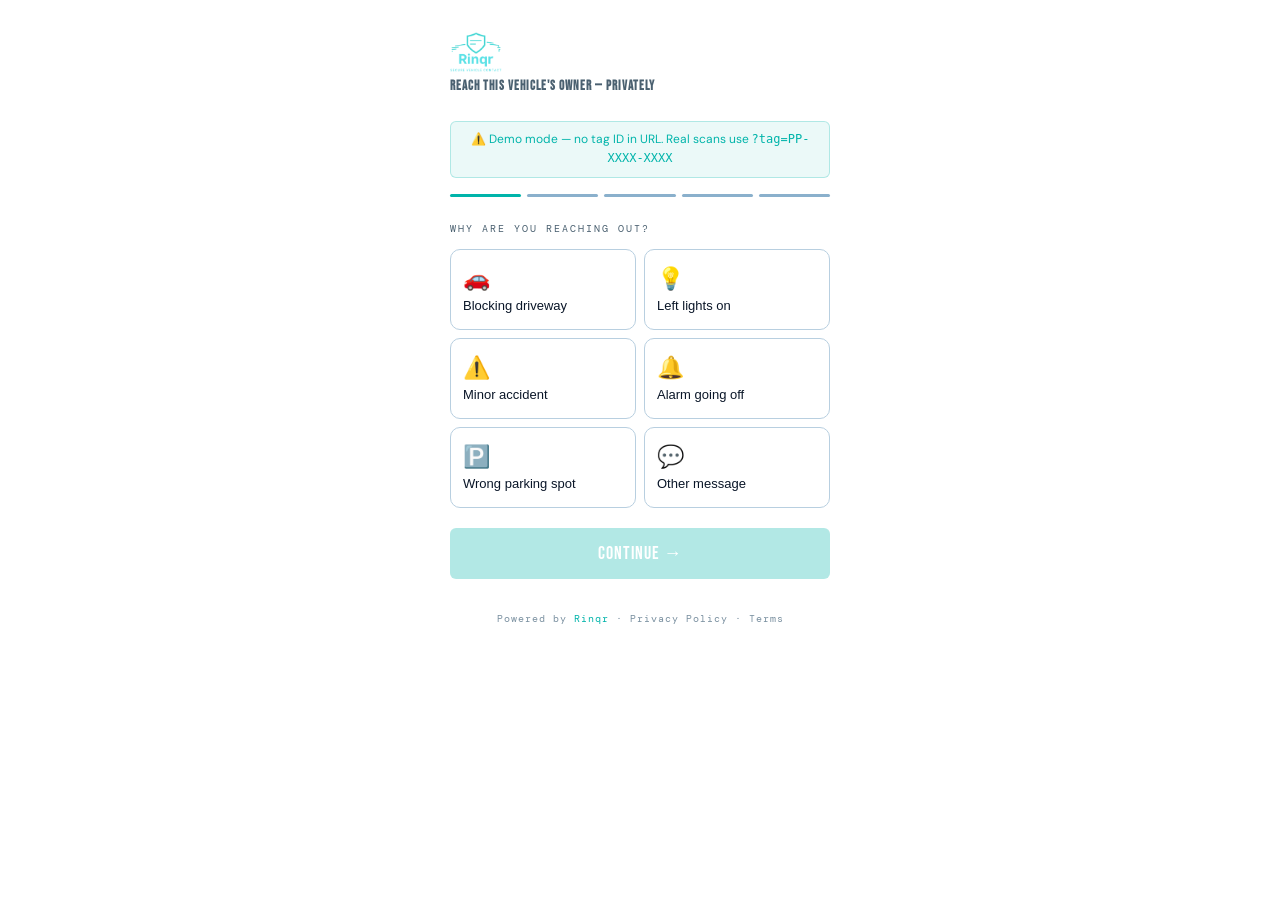
<file: scan.html>
<!DOCTYPE html>
<html lang="en">
<head>
  <meta charset="UTF-8">
  <meta name="viewport" content="width=device-width, initial-scale=1.0, maximum-scale=1.0">
  <meta name="description" content="Scan a Rinqr QR tag to anonymously contact a vehicle owner. No app needed, no phone numbers shared. Privacy-first vehicle contact.">
  <link rel="canonical" href="https://rinqr.com/scan.html">
  <meta property="og:type" content="website">
  <meta property="og:url" content="https://rinqr.com/scan.html">
  <meta property="og:title" content="Rinqr — Contact a Vehicle Owner Privately">
  <meta property="og:description" content="Scan a Rinqr tag to reach a vehicle owner anonymously. No app, no phone numbers exchanged.">
  <meta property="og:image" content="https://rinqr.com/og-image.png">
  <meta name="twitter:card" content="summary">
  <meta name="twitter:image" content="https://rinqr.com/og-image.png">
  <link rel="icon" type="image/png" href="Rinqr_logo.png">
  <title>Rinqr — Contact Vehicle Owner</title>
  <link rel="stylesheet" href="style.css">
  <style>
    body {
      max-width: 420px;
      margin: 0 auto;
      padding: 32px 20px 60px;
      min-height: 100vh;
      background: var(--bg);
    }

    .page-logo { margin-bottom: 6px; }
    .page-tagline { font-size: 13px; color: var(--muted); margin-bottom: 28px; }

    .step { display: none; }
    .step.active { display: block; }

    .step-title {
      font-family: var(--font-m);
      font-size: 10px;
      letter-spacing: 2px;
      text-transform: uppercase;
      color: var(--muted);
      margin-bottom: 12px;
    }
    .reason-grid {
      display: grid;
      grid-template-columns: 1fr 1fr;
      gap: 8px;
      margin-bottom: 20px;
    }
    .reason-btn {
      background: var(--card);
      border: 1px solid var(--border);
      border-radius: var(--radius);
      padding: 16px 12px;
      text-align: left;
      cursor: pointer;
      transition: border-color .15s, background .15s;
      color: var(--text);
      width: 100%;
    }
    .reason-btn:hover { border-color: var(--border2); }
    .reason-btn.selected {
      border-color: var(--accent);
      background: rgba(0, 180, 170, .06);
    }
    .reason-emoji { font-size: 22px; display: block; margin-bottom: 6px; }
    .reason-text  { font-size: 13px; font-weight: 500; display: block; color: var(--text); }

    .phone-wrap {
      background: var(--card);
      border: 1px solid var(--border);
      border-radius: var(--radius);
      padding: 18px;
      margin-bottom: 14px;
    }
    .phone-label {
      font-family: var(--font-m);
      font-size: 10px;
      letter-spacing: 2px;
      text-transform: uppercase;
      color: var(--muted);
      margin-bottom: 10px;
      display: block;
    }
    #phoneInput {
      background: transparent;
      border: none;
      padding: 0;
      font-size: 22px;
      font-family: var(--font-m);
      letter-spacing: 2px;
      color: var(--text);
      border-radius: 0;
    }
    #phoneInput:focus { border: none; outline: none; }
    #phoneInput::placeholder { color: var(--border2); }

    .selected-reason-chip {
      display: inline-flex;
      align-items: center;
      gap: 6px;
      background: rgba(0, 180, 170, .10);
      border: 1px solid rgba(0, 180, 170, .25);
      border-radius: 5px;
      padding: 5px 12px;
      font-size: 12px;
      color: var(--accent);
      margin-bottom: 16px;
      cursor: pointer;
    }

    .connecting-card {
      background: var(--card);
      border: 1px solid var(--border);
      border-radius: var(--radius);
      padding: 36px 20px;
      text-align: center;
      margin-bottom: 16px;
    }
    .connecting-title {
      font-family: var(--font-d);
      font-size: 24px;
      letter-spacing: 2px;
      margin: 16px 0 6px;
      color: var(--text);
    }
    .connecting-sub { font-family: var(--font-m); font-size: 11px; color: var(--muted); }
    .connecting-privacy {
      display: flex;
      align-items: center;
      justify-content: center;
      gap: 6px;
      font-family: var(--font-m);
      font-size: 11px;
      color: var(--green);
      margin-top: 16px;
    }

    .success-card {
      background: var(--card);
      border: 1px solid rgba(26,122,70,.25);
      border-radius: var(--radius);
      padding: 36px 20px;
      text-align: center;
      margin-bottom: 16px;
    }
    .success-icon-wrap {
      width: 56px; height: 56px;
      border-radius: 50%;
      background: rgba(26,122,70,.10);
      border: 1px solid rgba(26,122,70,.25);
      display: flex;
      align-items: center;
      justify-content: center;
      font-size: 24px;
      margin: 0 auto 16px;
      color: var(--green);
    }
    .success-title {
      font-family: var(--font-d);
      font-size: 28px;
      letter-spacing: 2px;
      color: var(--green);
      margin-bottom: 6px;
    }
    .success-sub { font-size: 13px; color: var(--muted); }
    .relay-number {
      font-family: var(--font-m);
      font-size: 13px;
      color: var(--accent);
      background: rgba(0, 180, 170, .08);
      border: 1px solid rgba(0, 180, 170, .25);
      padding: 8px 16px;
      border-radius: 5px;
      display: inline-block;
      margin-top: 12px;
    }

    .privacy-breakdown {
      background: var(--card);
      border: 1px solid var(--border);
      border-radius: var(--radius);
      padding: 16px;
    }
    .pb-title {
      font-family: var(--font-m);
      font-size: 10px;
      letter-spacing: 2px;
      text-transform: uppercase;
      color: var(--muted);
      margin-bottom: 12px;
    }
    .pb-row {
      display: flex;
      align-items: flex-start;
      gap: 10px;
      padding: 6px 0;
      font-size: 12px;
      border-bottom: 1px solid var(--border);
      color: var(--text);
    }
    .pb-row:last-child { border-bottom: none; }
    .pb-check { color: var(--green); flex-shrink: 0; font-weight: 500; }

    .step-indicator { display: flex; gap: 6px; margin-bottom: 24px; }
    .step-dot {
      height: 3px;
      border-radius: 2px;
      background: var(--border2);
      flex: 1;
      transition: background .3s;
    }
    .step-dot.done   { background: var(--green);  }
    .step-dot.active { background: var(--accent); }

    .back-link {
      display: inline-flex;
      align-items: center;
      gap: 6px;
      font-family: var(--font-m);
      font-size: 11px;
      color: var(--muted);
      cursor: pointer;
      margin-bottom: 20px;
      background: none;
      border: none;
      padding: 0;
    }
    .back-link:hover { color: var(--accent); }

    .message-wrap {
      background: var(--card);
      border: 1px solid var(--border);
      border-radius: var(--radius);
      padding: 18px;
      margin-bottom: 14px;
    }
    .message-label {
      font-family: var(--font-m);
      font-size: 10px;
      letter-spacing: 2px;
      text-transform: uppercase;
      color: var(--muted);
      margin-bottom: 10px;
      display: block;
    }
    #messageInput {
      background: transparent;
      border: none;
      padding: 0;
      font-size: 15px;
      color: var(--text);
      border-radius: 0;
      resize: none;
      width: 100%;
      min-height: 80px;
      font-family: inherit;
      line-height: 1.5;
    }
    #messageInput:focus { border: none; outline: none; }
    #messageInput::placeholder { color: var(--border2); }
    .char-count {
      font-size: 11px;
      color: var(--muted);
      text-align: right;
      margin-top: 6px;
    }
    .char-count.warn { color: var(--accent); }

    .demo-banner {
      background: rgba(0, 180, 170, .08);
      border: 1px solid rgba(0, 180, 170, .25);
      border-radius: var(--radius-sm);
      padding: 8px 12px;
      font-size: 12px;
      color: var(--accent);
      margin-bottom: 16px;
      text-align: center;
    }

    .page-footer { margin-top: 32px; text-align: center; }
    .powered-by { font-family: var(--font-m); font-size: 10px; letter-spacing: 1px; color: var(--muted2); }
    .powered-by span { color: var(--accent); }
  </style>
</head>
<body>

  <a href="index.html" class="logo-mark page-logo">
    <img src="Rinqr_logo.png" alt="Rinqr" class="logo-img">
  </a>
  <!-- FIX: Changed <p> to <h1> — page had no H1 -->
  <h1 class="page-tagline">Reach this vehicle's owner — privately</h1>

  <div id="demoBanner" class="demo-banner" style="display:none">
    ⚠️ Demo mode — no tag ID in URL. Real scans use <code>?tag=PP-XXXX-XXXX</code>
  </div>

  <div class="step-indicator" id="stepIndicator">
    <div class="step-dot active" id="dot0"></div>
    <div class="step-dot" id="dot1"></div>
    <div class="step-dot" id="dot2"></div>
    <div class="step-dot" id="dot3"></div>
    <div class="step-dot" id="dot4"></div>
  </div>

  <!-- STEP 0: ERROR STATE -->
  <div class="step" id="step0">
    <div class="success-card" style="border-color:rgba(0, 180, 170, .30);background:rgba(0, 180, 170, .03)">
      <div class="success-icon-wrap" style="background:rgba(0, 180, 170, .12);border-color:rgba(0, 180, 170, .30);color:var(--accent)">✕</div>
      <div class="success-title" style="color:var(--accent)">TAG INACTIVE</div>
      <div class="success-sub">This tag has been deactivated by its owner. If you need to reach this vehicle, leave a note on the windshield.</div>
    </div>
    <div class="privacy-breakdown" style="margin-top:14px">
      <div class="pb-title">What this means</div>
      <div class="pb-row"><span class="pb-check" style="color:var(--accent)">✕</span><span>Owner has paused this tag</span></div>
      <div class="pb-row"><span class="pb-check" style="color:var(--accent)">✕</span><span>No calls or messages can be sent</span></div>
      <div class="pb-row"><span class="pb-check">✓</span><span>Tag can be reactivated by the owner at any time</span></div>
    </div>
    <button class="btn btn-secondary mt-16" onclick="showActiveFlow()">← Try another tag</button>
  </div>

  <!-- STEP 1: REASON -->
  <div class="step active" id="step1">
    <p class="step-title">Why are you reaching out?</p>
    <div class="reason-grid">
      <button class="reason-btn" onclick="selectReason(this, '🚗', 'Blocking driveway')">
        <span class="reason-emoji">🚗</span>
        <span class="reason-text">Blocking driveway</span>
      </button>
      <button class="reason-btn" onclick="selectReason(this, '💡', 'Left lights on')">
        <span class="reason-emoji">💡</span>
        <span class="reason-text">Left lights on</span>
      </button>
      <button class="reason-btn" onclick="selectReason(this, '⚠️', 'Minor accident')">
        <span class="reason-emoji">⚠️</span>
        <span class="reason-text">Minor accident</span>
      </button>
      <button class="reason-btn" onclick="selectReason(this, '🔔', 'Alarm going off')">
        <span class="reason-emoji">🔔</span>
        <span class="reason-text">Alarm going off</span>
      </button>
      <button class="reason-btn" onclick="selectReason(this, '🅿️', 'Wrong parking spot')">
        <span class="reason-emoji">🅿️</span>
        <span class="reason-text">Wrong parking spot</span>
      </button>
      <button class="reason-btn" onclick="selectReason(this, '💬', 'Other message')">
        <span class="reason-emoji">💬</span>
        <span class="reason-text">Other message</span>
      </button>
    </div>
    <button class="btn btn-primary" id="reasonNextBtn" disabled onclick="goStep(2)">
      Continue →
    </button>
  </div>

  <!-- STEP 2: MESSAGE -->
  <div class="step" id="step2">
    <button class="back-link" onclick="goStep(1)">← Back</button>
    <div class="selected-reason-chip" id="selectedChip2" onclick="goStep(1)">
      <span id="chipEmoji2">🚗</span>
      <span id="chipText2">Blocking driveway</span>
      <span style="color:var(--muted)">· change</span>
    </div>
    <div class="message-wrap">
      <label class="message-label" for="messageInput">Add a message <span style="color:var(--muted2)">(optional)</span></label>
      <textarea id="messageInput" placeholder="E.g. You're blocking spot 14, can you move ASAP?" maxlength="160" oninput="updateCharCount()"></textarea>
      <div class="char-count" id="charCount">160 characters remaining</div>
    </div>
    <div class="privacy-note mb-16">
      🔒 Your message is sent anonymously — the owner won't see your number
    </div>
    <button class="btn btn-primary" onclick="goStep(3)">Continue →</button>
    <button class="btn btn-secondary mt-8" onclick="skipMessage()">Skip — send without a message</button>
  </div>

  <!-- STEP 3: PHONE -->
  <div class="step" id="step3">
    <button class="back-link" onclick="goStep(2)">← Back</button>
    <div class="selected-reason-chip" id="selectedChip" onclick="goStep(1)">
      <span id="chipEmoji">🚗</span>
      <span id="chipText">Blocking driveway</span>
      <span style="color:var(--muted)">· change</span>
    </div>
    <div class="phone-wrap">
      <label class="phone-label" for="phoneInput">Your phone number</label>
      <input type="tel" id="phoneInput" placeholder="(555) 000-0000" maxlength="14" autocomplete="tel"
        oninput="formatPhone(this); checkPhoneReady()">
    </div>
    <div class="privacy-note mb-16">🔒 Your number is never shared with the vehicle owner</div>
    <button class="btn btn-primary" id="phoneNextBtn" disabled onclick="sendSMS()">Send message anonymously →</button>
    <p class="tcpa mt-8">By continuing you consent to receive an anonymous SMS reply from the vehicle owner. Standard rates may apply.</p>
  </div>

  <!-- STEP 4: SENDING -->
  <div class="step" id="step4">
    <button class="back-link" onclick="goStep(3)" id="cancelBtn">← Cancel</button>
    <div class="connecting-card">
      <div class="spinner" id="connectSpinner"></div>
      <div class="connecting-title" id="connectTitle">SENDING…</div>
      <div class="connecting-sub" id="connectSub">Routing through secure relay</div>
      <div class="connecting-privacy">🔒 Both numbers masked from each other</div>
    </div>
  </div>

  <!-- STEP 5: SUCCESS -->
  <div class="step" id="step5">
    <div class="success-card">
      <div class="success-icon-wrap">✓</div>
      <div class="success-title">MESSAGE SENT</div>
      <div class="success-sub">The vehicle owner has been notified by SMS and can reply anonymously</div>
    </div>
    <div class="privacy-breakdown">
      <div class="pb-title">What just happened</div>
      <div class="pb-row"><span class="pb-check">✓</span><span>Your real number — <strong>hidden from owner</strong></span></div>
      <div class="pb-row"><span class="pb-check">✓</span><span>Owner's real number — <strong>hidden from you</strong></span></div>
      <div class="pb-row"><span class="pb-check">✓</span><span>SMS sent for reason: <strong id="successReason">—</strong></span></div>
      <div class="pb-row"><span class="pb-check">✓</span><span>If they reply, you'll get an anonymous SMS back</span></div>
      <div class="pb-row"><span class="pb-check">✓</span><span>Scan logged in owner's private dashboard</span></div>
    </div>
    <button class="btn btn-secondary mt-16" onclick="resetFlow()">↺ Start over</button>
  </div>

  <div class="page-footer">
    <div class="powered-by">Powered by <span>Rinqr</span> · <a href="privacy.html" style="color:var(--muted2);text-decoration:none">Privacy Policy</a> · <a href="terms.html" style="color:var(--muted2);text-decoration:none">Terms</a></div>
  </div>

<script>
  let selectedEmoji  = '';
  let selectedReason = '';
  let scannerMessage = '';
  let currentStep    = 1;

  const tagId = new URLSearchParams(location.search).get('tag') || '';

  document.addEventListener('DOMContentLoaded', () => {
    if (!tagId) {
      document.getElementById('demoBanner').style.display = 'block';
    }
  });

  function goStep(n) {
    if (n === 2 || n === 3) {
      ['chipEmoji','chipEmoji2'].forEach(id => { const el = document.getElementById(id); if (el) el.textContent = selectedEmoji; });
      ['chipText','chipText2'].forEach(id => { const el = document.getElementById(id); if (el) el.textContent = selectedReason; });
    }
    document.querySelectorAll('.step').forEach(s => s.classList.remove('active'));
    const target = document.getElementById('step' + n);
    if (target) target.classList.add('active');
    ['dot0','dot1','dot2','dot3','dot4'].forEach((id, i) => {
      const dot = document.getElementById(id);
      if (!dot) return;
      dot.classList.remove('active','done');
      if (i + 1 < n)  dot.classList.add('done');
      if (i + 1 === n) dot.classList.add('active');
    });
    currentStep = n;
    window.scrollTo(0, 0);
  }

  function selectReason(btn, emoji, reason) {
    document.querySelectorAll('.reason-btn').forEach(b => b.classList.remove('selected'));
    btn.classList.add('selected');
    selectedEmoji  = emoji;
    selectedReason = reason;
    document.getElementById('reasonNextBtn').disabled = false;
  }

  function updateCharCount() {
    const input = document.getElementById('messageInput');
    const remaining = 160 - input.value.length;
    const el = document.getElementById('charCount');
    el.textContent = remaining + ' characters remaining';
    el.classList.toggle('warn', remaining < 20);
  }

  function skipMessage() {
    scannerMessage = '';
    document.getElementById('messageInput').value = '';
    goStep(3);
  }

  function formatPhone(input) {
    let v = input.value.replace(/\D/g, '');
    if (v.length > 10) v = v.slice(0, 10);
    if (v.length >= 7)      v = '(' + v.slice(0,3) + ') ' + v.slice(3,6) + '-' + v.slice(6);
    else if (v.length >= 4) v = '(' + v.slice(0,3) + ') ' + v.slice(3);
    else if (v.length >= 1) v = '(' + v;
    input.value = v;
  }

  function checkPhoneReady() {
    const digits = document.getElementById('phoneInput').value.replace(/\D/g,'');
    document.getElementById('phoneNextBtn').disabled = digits.length < 10;
  }

  async function sendSMS() {
    scannerMessage = document.getElementById('messageInput').value.trim();
    const scannerPhone = document.getElementById('phoneInput').value;
    goStep(4);
    animateSendingText();
    if (!tagId) {
      setTimeout(() => {
        document.getElementById('successReason').textContent = selectedReason;
        document.getElementById('cancelBtn').style.display = 'none';
        goStep(5);
      }, 3000);
      return;
    }
    try {
      const res = await fetch('/api/send-message', {
        method: 'POST',
        headers: { 'Content-Type': 'application/json' },
        body: JSON.stringify({ tagId, reason: selectedReason, message: scannerMessage || null, scannerPhone })
      });
      const data = await res.json();
      if (!res.ok || data.error) {
        if (data.error === 'TAG_INACTIVE') { showErrorState(); return; }
        if (data.error === 'TAG_NOT_FOUND') { showErrorState('TAG_NOT_FOUND'); return; }
        showSendError(data.message || 'Something went wrong. Please try again.');
        return;
      }
      document.getElementById('successReason').textContent = selectedReason;
      document.getElementById('cancelBtn').style.display = 'none';
      goStep(5);
    } catch (err) {
      showSendError('Network error. Check your connection and try again.');
    }
  }

  function animateSendingText() {
    const steps = ['Locating vehicle owner…','Encrypting your number…','Routing through Twilio relay…','Sending SMS to owner…','Logging scan securely…'];
    const subEl = document.getElementById('connectSub');
    let i = 0;
    const iv = setInterval(() => {
      if (i < steps.length) { subEl.textContent = steps[i++]; } else { clearInterval(iv); }
    }, 600);
  }

  function showErrorState(code) {
    document.querySelectorAll('.step').forEach(s => s.classList.remove('active'));
    document.getElementById('step0').classList.add('active');
    document.getElementById('stepIndicator').style.display = 'none';
    document.querySelector('.page-tagline').style.display = 'none';
    if (code === 'TAG_NOT_FOUND') {
      document.querySelector('#step0 .success-title').textContent = 'TAG NOT FOUND';
      document.querySelector('#step0 .success-sub').textContent = 'This tag ID is not registered with Rinqr. Check the sticker and try again.';
    }
  }

  function showSendError(msg) {
    goStep(3);
    let errEl = document.getElementById('sendError');
    if (!errEl) {
      errEl = document.createElement('p');
      errEl.id = 'sendError';
      errEl.style.cssText = 'color:var(--accent);font-size:13px;margin-top:10px;text-align:center';
      document.getElementById('phoneNextBtn').after(errEl);
    }
    errEl.textContent = '⚠ ' + msg;
    document.getElementById('phoneNextBtn').disabled = false;
  }

  function showActiveFlow() {
    document.getElementById('step0').classList.remove('active');
    document.getElementById('step1').classList.add('active');
    document.getElementById('stepIndicator').style.display = 'flex';
    document.querySelector('.page-tagline').style.display = 'block';
  }

  function resetFlow() {
    selectedEmoji  = '';
    selectedReason = '';
    scannerMessage = '';
    document.querySelectorAll('.reason-btn').forEach(b => b.classList.remove('selected'));
    document.getElementById('reasonNextBtn').disabled  = true;
    document.getElementById('phoneInput').value        = '';
    document.getElementById('messageInput').value      = '';
    document.getElementById('phoneNextBtn').disabled   = true;
    document.getElementById('connectSub').textContent  = 'Routing through secure relay';
    document.getElementById('cancelBtn').style.display = '';
    const errEl = document.getElementById('sendError');
    if (errEl) errEl.remove();
    goStep(1);
  }
</script>
</body>
</html>
</file>
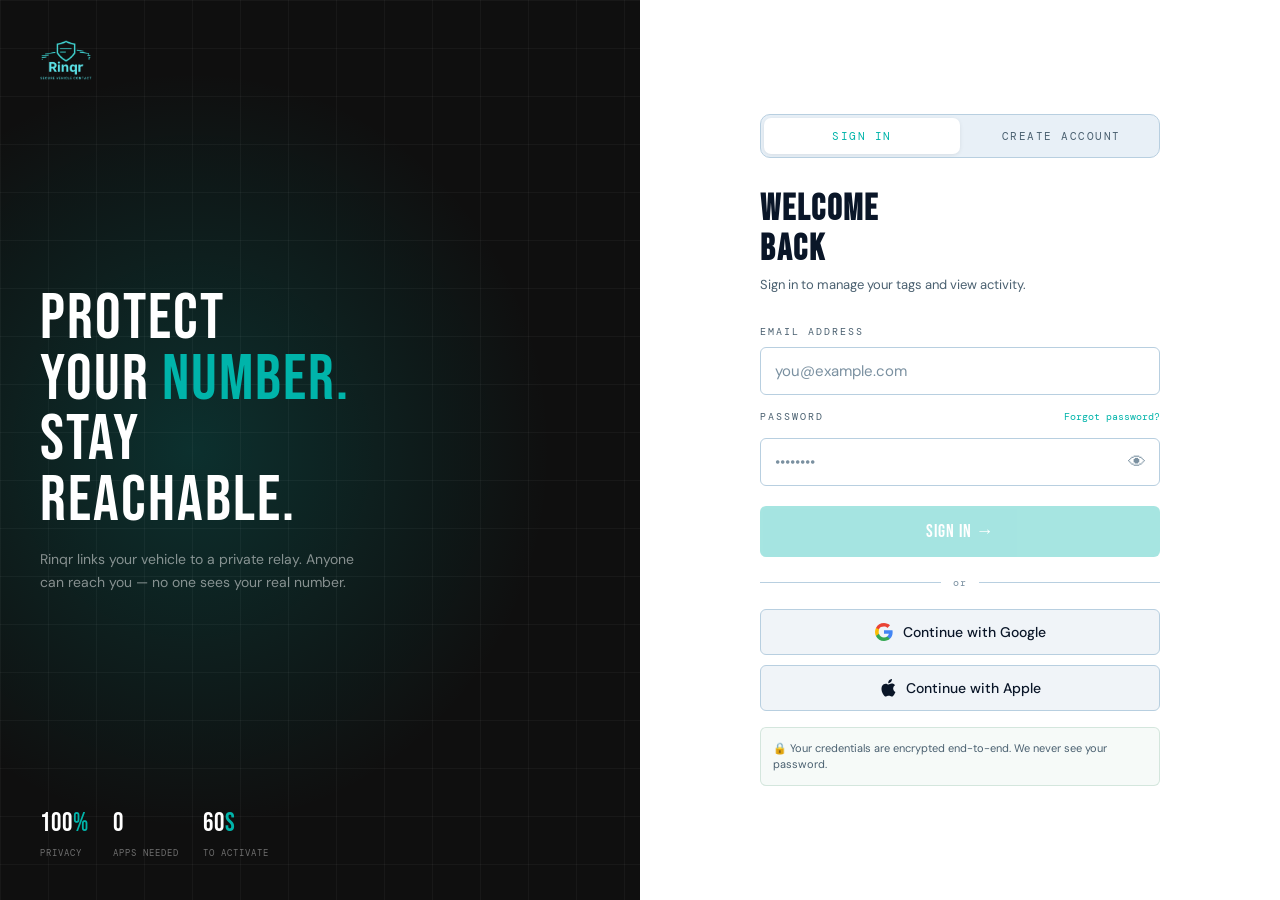
<file: signin.html>
<!DOCTYPE html>
<html lang="en">
<head>
  <meta charset="UTF-8">
  <meta name="viewport" content="width=device-width, initial-scale=1.0">
  <meta name="description" content="Sign in to your Rinqr account to manage your tags, view scan activity, and update your privacy settings.">
  <link rel="canonical" href="https://rinqr.com/signin.html">
  <meta name="robots" content="noindex, follow">
  <link rel="icon" type="image/png" href="Rinqr_logo.png">
  <title>Sign In to Your Rinqr Account — Rinqr</title>
  <script src="auth.js"></script>
  <script>
    // Already logged in? Go straight to the right place
    (function() {
      var s = RinqrAuth.get();
      if (s) RinqrAuth.redirectAfterLogin(s);
    })();
  </script>
  <link rel="stylesheet" href="style.css">
  <style>
    body { font-family:var(--font-b); background:var(--surface); min-height:100vh; display:flex; flex-direction:column; -webkit-font-smoothing:antialiased; }
    .page-wrap { display:grid; grid-template-columns:1fr 1fr; min-height:100vh; }
    .left-panel { background:#0f0f0f; display:flex; flex-direction:column; justify-content:space-between; padding:40px; position:relative; overflow:hidden; }
    .left-bg { position:absolute; inset:0; background:radial-gradient(ellipse 80% 60% at 30% 50%, rgba(0,180,170,.20) 0%, transparent 70%); pointer-events:none; }
    .left-grid { position:absolute; inset:0; background-image:linear-gradient(rgba(255,255,255,.04) 1px,transparent 1px),linear-gradient(90deg,rgba(255,255,255,.04) 1px,transparent 1px); background-size:48px 48px; pointer-events:none; }
    .left-logo { position:relative; z-index:1; }
    .left-hero { position:relative; z-index:1; }
    .left-title { font-family:var(--font-d); font-size:clamp(42px,5vw,68px); letter-spacing:2px; line-height:.95; color:#fff; margin-bottom:16px; }
    .left-title span { color:var(--accent); }
    .left-sub { font-size:14px; color:rgba(255,255,255,.5); line-height:1.65; max-width:320px; }
    .left-stats { display:flex; gap:24px; position:relative; z-index:1; }
    .l-stat-val { font-family:var(--font-d); font-size:26px; color:#fff; letter-spacing:1px; }
    .l-stat-val span { color:var(--accent); }
    .l-stat-label { font-family:var(--font-m); font-size:9px; letter-spacing:1px; color:rgba(255,255,255,.4); text-transform:uppercase; margin-top:1px; }
    .right-panel { display:flex; align-items:center; justify-content:center; background:var(--bg); padding:40px 32px; }
    .auth-box { width:100%; max-width:400px; }
    .auth-tabs { display:flex; border:1px solid var(--border); border-radius:var(--radius); overflow:hidden; margin-bottom:32px; background:var(--card2); }
    .auth-tab { flex:1; padding:11px; text-align:center; font-family:var(--font-m); font-size:11px; letter-spacing:1.5px; text-transform:uppercase; color:var(--muted); cursor:pointer; transition:all .2s; border:none; background:transparent; }
    .auth-tab.active { background:var(--bg); color:var(--accent); box-shadow:0 1px 4px rgba(0,0,0,.08); margin:3px; border-radius:7px; }
    .auth-heading { font-family:var(--font-d); font-size:36px; letter-spacing:2px; color:var(--text); margin-bottom:6px; }
    .auth-sub { font-size:13px; color:var(--muted); margin-bottom:28px; }
    .pw-wrap { position:relative; }
    .pw-wrap input { padding-right:44px; }
    .pw-toggle { position:absolute; right:14px; top:50%; transform:translateY(-50%); background:none; border:none; cursor:pointer; color:var(--muted2); font-size:18px; line-height:1; padding:0; }
    .btn-auth { width:100%; padding:15px; background:var(--accent); color:#fff; font-family:var(--font-d); font-size:18px; letter-spacing:1px; border:none; border-radius:var(--radius-sm); cursor:pointer; transition:opacity .15s,transform .1s; margin-top:6px; }
    .btn-auth:hover { opacity:.88; }
    .btn-auth:active { transform:scale(.98); }
    .btn-auth:disabled { opacity:.35; cursor:not-allowed; transform:none; }
    .or-divider { display:flex; align-items:center; gap:12px; margin:18px 0; }
    .or-line { flex:1; height:1px; background:var(--border); }
    .or-text { font-family:var(--font-m); font-size:10px; color:var(--muted2); letter-spacing:1px; }
    .btn-social { width:100%; padding:13px; background:var(--surface); color:var(--text); border:1px solid var(--border); border-radius:var(--radius-sm); cursor:pointer; font-family:var(--font-b); font-size:14px; font-weight:500; display:flex; align-items:center; justify-content:center; gap:10px; transition:border-color .15s,background .15s; margin-bottom:10px; }
    .btn-social:hover { border-color:var(--border2); background:#fff; }
    .auth-privacy-note { display:flex; align-items:flex-start; gap:8px; font-size:11px; color:var(--muted); line-height:1.5; margin-top:16px; padding:12px; background:rgba(26,122,70,.04); border:1px solid rgba(26,122,70,.15); border-radius:var(--radius-sm); }
    .auth-form { display:none; }
    .auth-form.active { display:block; }
    .strength-bar { margin-top:8px; }
    .strength-track { height:3px; background:var(--border); border-radius:2px; overflow:hidden; margin-bottom:5px; }
    .strength-fill { height:100%; border-radius:2px; transition:width .3s,background .3s; }
    .strength-text { font-family:var(--font-m); font-size:9px; letter-spacing:1px; text-transform:uppercase; }
    .forgot-link { font-family:var(--font-m); font-size:10px; color:var(--accent); cursor:pointer; border:none; background:none; padding:0; }
    .forgot-link:hover { text-decoration:underline; }
    .alert-banner { border-radius:var(--radius-sm); padding:13px 16px; display:none; align-items:center; gap:10px; margin-bottom:20px; font-size:13px; line-height:1.5; }
    .alert-banner.show { display:flex; }
    .alert-banner.success { background:rgba(26,122,70,.06); border:1px solid rgba(26,122,70,.2); color:var(--green); }
    .alert-banner.error   { background:rgba(0,180,170,.06); border:1px solid rgba(0,180,170,.25); color:var(--accent); }
    .manager-badge { display:none; background:rgba(0,180,170,.06); border:1px solid rgba(0,180,170,.25); border-radius:var(--radius-sm); padding:10px 14px; margin-bottom:14px; align-items:center; gap:10px; }
    .manager-badge.show { display:flex; }
    .mb-icon { font-size:18px; }
    .mb-text { font-size:12px; color:var(--accent); }
    .mb-text strong { font-weight:500; }
    .loading-dot { display:inline-block; width:5px; height:5px; border-radius:50%; background:#fff; animation:blink 1s infinite; margin:0 2px; }
    .loading-dot:nth-child(2){ animation-delay:.15s; }
    .loading-dot:nth-child(3){ animation-delay:.3s; }
    @keyframes blink { 0%,80%,100%{opacity:.3} 40%{opacity:1} }
    .tag-preview { background:var(--surface); border:1px solid var(--border); border-radius:var(--radius-sm); padding:12px 14px; display:flex; align-items:center; gap:10px; margin-bottom:14px; }
    .tp-dot { width:7px; height:7px; border-radius:50%; background:var(--green); flex-shrink:0; box-shadow:0 0 0 3px rgba(26,122,70,.15); }
    .tp-text { font-family:var(--font-m); font-size:11px; color:var(--muted); }
    .tp-text strong { color:var(--green); font-weight:500; }
    .err { font-size:11px; color:var(--accent); display:none; font-family:var(--font-m); margin-top:4px; }
    .has-error input { border-color:var(--accent); }
    .has-error .err { display:block; }
    .redirect-notice { background:rgba(0,180,170,.06); border:1px solid rgba(0,180,170,.2); border-radius:var(--radius-sm); padding:10px 14px; margin-bottom:20px; font-size:12px; color:var(--accent); font-family:var(--font-m); display:none; }
    .redirect-notice.show { display:block; }
    .sr-only{position:absolute;width:1px;height:1px;padding:0;margin:-1px;overflow:hidden;clip:rect(0,0,0,0);white-space:nowrap;border:0}
    @media (max-width:700px) { .page-wrap{grid-template-columns:1fr} .left-panel{display:none} .right-panel{padding:32px 20px} }
  </style>
</head>
<body>
<div class="page-wrap">

  <div class="left-panel">
    <div class="left-bg"></div>
    <div class="left-grid"></div>
    <a href="index.html" class="logo-mark left-logo"><img src="Rinqr_logo.png" alt="Rinqr" class="logo-img"></a>
    <div class="left-hero">
      <div class="left-title">PROTECT<br>YOUR <span>NUMBER.</span><br>STAY<br>REACHABLE.</div>
      <p class="left-sub">Rinqr links your vehicle to a private relay. Anyone can reach you — no one sees your real number.</p>
    </div>
    <div class="left-stats">
      <div><div class="l-stat-val">100<span>%</span></div><div class="l-stat-label">Privacy</div></div>
      <div><div class="l-stat-val">0</div><div class="l-stat-label">Apps needed</div></div>
      <div><div class="l-stat-val">60<span>s</span></div><div class="l-stat-label">To activate</div></div>
    </div>
  </div>

  <div class="right-panel">
    <div class="auth-box">
      <h1 class="sr-only">Sign in to Rinqr</h1>
      <div class="redirect-notice" id="redirectNotice">🔒 Sign in to access your dashboard</div>

      <div class="auth-tabs">
        <button class="auth-tab active" id="tabLogin"  onclick="switchTab('login')">Sign in</button>
        <button class="auth-tab"        id="tabSignup" onclick="switchTab('signup')">Create account</button>
      </div>

      <div class="alert-banner" id="alertBanner">
        <span id="alertIcon">✅</span>
        <span id="alertText"></span>
      </div>

      <!-- LOGIN -->
      <div class="auth-form active" id="formLogin">
        <h2 class="auth-heading">WELCOME<br>BACK</h2>
        <p class="auth-sub">Sign in to manage your tags and view activity.</p>

        <div class="manager-badge" id="managerBadge">
          <span class="mb-icon">🏢</span>
          <div class="mb-text">Property manager account — <strong>you'll be redirected to your portal</strong></div>
        </div>

        <div class="field" id="loginEmailField">
          <label>Email address</label>
          <input type="email" id="loginEmail" placeholder="you@example.com"
            oninput="clearErr('loginEmailField'); checkLogin(); checkIfManager()"
            autocomplete="email">
          <span class="err">Please enter a valid email</span>
        </div>

        <div class="field" id="loginPwField">
          <div style="display:flex;justify-content:space-between;align-items:center;margin-bottom:6px">
            <span style="font-family:var(--font-m);font-size:10px;letter-spacing:2px;text-transform:uppercase;color:var(--muted)">Password</span>
            <button class="forgot-link" onclick="showForgot()">Forgot password?</button>
          </div>
          <div class="pw-wrap">
            <input type="password" id="loginPw" placeholder="••••••••"
              oninput="clearErr('loginPwField'); checkLogin()"
              autocomplete="current-password"
              onkeydown="if(event.key==='Enter')doLogin()">
            <button class="pw-toggle" onclick="togglePw('loginPw',this)" type="button">👁</button>
          </div>
          <span class="err">Incorrect email or password</span>
        </div>

        <button class="btn-auth" id="loginBtn" disabled onclick="doLogin()">Sign in →</button>

        <div class="or-divider"><div class="or-line"></div><div class="or-text">or</div><div class="or-line"></div></div>
        <button class="btn-social" onclick="doSocial('Google')">
          <svg width="18" height="18" viewBox="0 0 18 18"><path d="M17.64 9.2c0-.637-.057-1.251-.164-1.84H9v3.481h4.844c-.209 1.125-.843 2.078-1.796 2.716v2.259h2.908c1.702-1.567 2.684-3.875 2.684-6.615z" fill="#4285F4"/><path d="M9 18c2.43 0 4.467-.806 5.956-2.184l-2.908-2.259c-.806.54-1.837.86-3.048.86-2.344 0-4.328-1.584-5.036-3.711H.957v2.332A8.997 8.997 0 0 0 9 18z" fill="#34A853"/><path d="M3.964 10.706c-.18-.54-.282-1.117-.282-1.706s.102-1.166.282-1.706V4.962H.957A8.996 8.996 0 0 0 0 9c0 1.452.348 2.827.957 4.038l3.007-2.332z" fill="#FBBC05"/><path d="M9 3.58c1.321 0 2.508.454 3.44 1.345l2.582-2.58C13.463.891 11.426 0 9 0A8.997 8.997 0 0 0 .957 4.962L3.964 6.294C4.672 4.169 6.656 3.58 9 3.58z" fill="#EA4335"/></svg>
          Continue with Google
        </button>
        <button class="btn-social" onclick="doSocial('Apple')">
          <svg width="16" height="18" viewBox="0 0 16 18" fill="currentColor"><path d="M13.178 9.613c-.02-2.187 1.787-3.245 1.868-3.295-1.02-1.49-2.605-1.694-3.165-1.714-1.342-.137-2.62.797-3.298.797-.677 0-1.72-.776-2.83-.755-1.45.02-2.793.845-3.54 2.14-1.51 2.614-.386 6.49 1.082 8.614.72 1.038 1.574 2.2 2.694 2.159 1.083-.043 1.492-.696 2.8-.696 1.307 0 1.676.696 2.82.674 1.164-.02 1.9-1.054 2.613-2.094.825-1.197 1.163-2.356 1.183-2.417-.026-.01-2.265-.867-2.287-3.413z"/><path d="M11.02 2.76C11.6 2.06 12 1.097 11.873 0c-.908.037-2.006.606-2.658 1.37-.583.678-1.094 1.76-.957 2.798.999.077 2.022-.51 2.762-1.408z"/></svg>
          Continue with Apple
        </button>
        <div class="auth-privacy-note">🔒 Your credentials are encrypted end-to-end. We never see your password.</div>
      </div>

      <!-- SIGNUP -->
      <div class="auth-form" id="formSignup">
        <h2 class="auth-heading">CREATE<br>ACCOUNT</h2>
        <p class="auth-sub">Create your account, then activate your tag.</p>

        <div class="tag-preview">
          <div class="tp-dot"></div>
          <div class="tp-text">Step 1 of 2 — after signup you'll activate your tag</div>
        </div>

        <div style="display:grid;grid-template-columns:1fr 1fr;gap:10px">
          <div class="field"><label>First name</label><input type="text" id="signupFirst" placeholder="Alex" oninput="checkSignup()" autocomplete="given-name"></div>
          <div class="field"><label>Last name</label><input type="text" id="signupLast" placeholder="K." oninput="checkSignup()" autocomplete="family-name"></div>
        </div>

        <div class="field" id="signupEmailField">
          <label>Email address</label>
          <input type="email" id="signupEmail" placeholder="you@example.com"
            oninput="clearErr('signupEmailField'); checkSignup()" autocomplete="email">
          <span class="err">Please enter a valid email</span>
        </div>

        <div class="field" id="signupPhoneField">
          <label>Phone number</label>
          <input type="tel" id="signupPhone" placeholder="(555) 000-0000" maxlength="14"
            oninput="formatPhone(this); checkSignup()" autocomplete="tel">
          <span class="err">Please enter a valid 10-digit number</span>
        </div>

        <div class="field" id="signupPwField">
          <label>Password</label>
          <div class="pw-wrap">
            <input type="password" id="signupPw" placeholder="Min. 8 characters"
              oninput="checkSignup(); updateStrength(this.value); clearErr('signupPwField')"
              autocomplete="new-password">
            <button class="pw-toggle" onclick="togglePw('signupPw',this)" type="button">👁</button>
          </div>
          <div class="strength-bar" id="strengthBar" style="display:none">
            <div class="strength-track"><div class="strength-fill" id="strengthFill"></div></div>
            <div class="strength-text" id="strengthText" style="color:var(--muted2)">Weak</div>
          </div>
          <span class="err">Password must be at least 8 characters</span>
        </div>

        <button class="btn-auth" id="signupBtn" disabled onclick="doSignup()">Create account →</button>

        <div class="or-divider"><div class="or-line"></div><div class="or-text">or</div><div class="or-line"></div></div>
        <button class="btn-social" onclick="doSocial('Google')">
          <svg width="18" height="18" viewBox="0 0 18 18"><path d="M17.64 9.2c0-.637-.057-1.251-.164-1.84H9v3.481h4.844c-.209 1.125-.843 2.078-1.796 2.716v2.259h2.908c1.702-1.567 2.684-3.875 2.684-6.615z" fill="#4285F4"/><path d="M9 18c2.43 0 4.467-.806 5.956-2.184l-2.908-2.259c-.806.54-1.837.86-3.048.86-2.344 0-4.328-1.584-5.036-3.711H.957v2.332A8.997 8.997 0 0 0 9 18z" fill="#34A853"/><path d="M3.964 10.706c-.18-.54-.282-1.117-.282-1.706s.102-1.166.282-1.706V4.962H.957A8.996 8.996 0 0 0 0 9c0 1.452.348 2.827.957 4.038l3.007-2.332z" fill="#FBBC05"/><path d="M9 3.58c1.321 0 2.508.454 3.44 1.345l2.582-2.58C13.463.891 11.426 0 9 0A8.997 8.997 0 0 0 .957 4.962L3.964 6.294C4.672 4.169 6.656 3.58 9 3.58z" fill="#EA4335"/></svg>
          Sign up with Google
        </button>

        <p style="font-size:10px;color:var(--muted2);text-align:center;margin-top:14px;line-height:1.5">
          By creating an account you agree to our <a href="terms.html" style="color:var(--accent)">Terms</a> and <a href="privacy.html" style="color:var(--accent)">Privacy Policy</a>.
        </p>
      </div>

    </div>
  </div>
</div>

<script>
  // Read URL params on load
  (function init() {
    const params = new URLSearchParams(window.location.search);
    if (params.get('tab') === 'signup') switchTab('signup');
    if (params.get('next')) document.getElementById('redirectNotice').classList.add('show');
  })();

  let managerCheckTimer = null;

  function checkIfManager() {
    const email = document.getElementById('loginEmail').value.trim();
    clearTimeout(managerCheckTimer);
    document.getElementById('managerBadge').classList.remove('show');
    if (!isEmail(email)) return;
    managerCheckTimer = setTimeout(async () => {
      try {
        const res  = await fetch('/api/signin', { method:'POST', headers:{'Content-Type':'application/json'}, body: JSON.stringify({ email, password: '__check__' }) });
        const data = await res.json();
        if (data.accountType === 'manager') document.getElementById('managerBadge').classList.add('show');
      } catch { /* silent */ }
    }, 600);
  }

  async function doLogin() {
    const btn   = document.getElementById('loginBtn');
    const email = document.getElementById('loginEmail').value.trim();
    const pw    = document.getElementById('loginPw').value;
    if (!isEmail(email)) { document.getElementById('loginEmailField').classList.add('has-error'); return; }
    setLoading(btn, true);
    try {
      const res  = await fetch('/api/signin', { method:'POST', headers:{'Content-Type':'application/json'}, body: JSON.stringify({ email, password: pw }) });
      const data = await res.json();
      if (!res.ok || data.error) {
        setLoading(btn, false, 'Sign in →');
        if (data.code === 'PASSWORD_NOT_SET') { showAlert(data.message, 'error'); }
        else { document.getElementById('loginPwField').classList.add('has-error'); }
        return;
      }
      RinqrAuth.save({ accountType: data.accountType, email: data.email, propertyId: data.propertyId || null, propertyName: data.propertyName || null, dashboardUrl: data.dashboardUrl });
      const label = data.accountType === 'manager' ? `✓ Redirecting to ${data.propertyName}…` : '✓ Signed in! Redirecting…';
      setLoading(btn, false, label);
      btn.style.background = '#1a7a46';
      setTimeout(() => RinqrAuth.redirectAfterLogin(data), 800);
    } catch {
      setLoading(btn, false, 'Sign in →');
      showAlert('Network error — check your connection.', 'error');
    }
  }

  async function doSignup() {
    const btn       = document.getElementById('signupBtn');
    const firstName = document.getElementById('signupFirst').value.trim();
    const lastName  = document.getElementById('signupLast').value.trim();
    const email     = document.getElementById('signupEmail').value.trim();
    const phone     = document.getElementById('signupPhone').value;
    const pw        = document.getElementById('signupPw').value;
    if (!isEmail(email)) { document.getElementById('signupEmailField').classList.add('has-error'); return; }
    if (pw.length < 8)   { document.getElementById('signupPwField').classList.add('has-error');   return; }
    if (phone.replace(/\D/g,'').length < 10) { document.getElementById('signupPhoneField').classList.add('has-error'); return; }
    setLoading(btn, true);
    try {
      const res  = await fetch('/api/signup', { method:'POST', headers:{'Content-Type':'application/json'}, body: JSON.stringify({ firstName, lastName, email, phone, password: pw }) });
      const data = await res.json();
      if (!res.ok || data.error) { setLoading(btn, false, 'Create account →'); showAlert(data.message || 'Something went wrong.', 'error'); return; }
      // Save session immediately — skip OTP for now
      RinqrAuth.save({ accountType: 'driver', email, propertyId: null, propertyName: null, dashboardUrl: '/activate.html' });
      setLoading(btn, false, '✓ Account created! Setting up your tag…');
      btn.style.background = '#1a7a46';
      setTimeout(() => window.location.replace('/activate.html'), 900);
    } catch {
      setLoading(btn, false, 'Create account →');
      showAlert('Network error — check your connection.', 'error');
    }
  }

  function switchTab(tab) {
    document.getElementById('tabLogin').classList.toggle('active',  tab==='login');
    document.getElementById('tabSignup').classList.toggle('active', tab==='signup');
    document.getElementById('formLogin').classList.toggle('active', tab==='login');
    document.getElementById('formSignup').classList.toggle('active',tab==='signup');
    hideAlert();
  }

  function doSocial(provider) {
    const btn = event.currentTarget;
    btn.textContent = `⏳ Connecting to ${provider}…`;
    btn.disabled = true;
    // Wire up real OAuth here; for now demo
    setTimeout(() => {
      RinqrAuth.save({ accountType:'driver', email:'', propertyId:null, propertyName:null, dashboardUrl:'/activate.html' });
      window.location.replace('/activate.html');
    }, 1200);
  }

  function showForgot() {
    const email = document.getElementById('loginEmail').value.trim();
    if (!isEmail(email)) { document.getElementById('loginEmailField').classList.add('has-error'); document.getElementById('loginEmail').focus(); return; }
    showAlert(`Password reset link sent to ${email}`, 'success');
  }

  function setLoading(btn, loading, label) {
    if (loading) { btn.innerHTML='<span class="loading-dot"></span><span class="loading-dot"></span><span class="loading-dot"></span>'; btn.disabled=true; }
    else { btn.textContent=label||''; btn.disabled=false; }
  }
  function showAlert(msg, type='success') {
    const b=document.getElementById('alertBanner');
    document.getElementById('alertIcon').textContent=type==='success'?'✅':'⚠️';
    document.getElementById('alertText').textContent=msg;
    b.className=`alert-banner show ${type}`;
    if(type==='success') setTimeout(hideAlert,4000);
  }
  function hideAlert() { document.getElementById('alertBanner').classList.remove('show'); }
  function togglePw(id, btn) { const inp=document.getElementById(id); inp.type=inp.type==='password'?'text':'password'; btn.textContent=inp.type==='password'?'👁':'🙈'; }
  function clearErr(id) { document.getElementById(id).classList.remove('has-error'); }
  function isEmail(v) { return /^[^\s@]+@[^\s@]+\.[^\s@]+$/.test(v); }
  function checkLogin() {
    const e=document.getElementById('loginEmail').value.trim(), p=document.getElementById('loginPw').value;
    document.getElementById('loginBtn').disabled=!(isEmail(e)&&p.length>=6);
  }
  function checkSignup() {
    const first=document.getElementById('signupFirst').value.trim(), email=document.getElementById('signupEmail').value.trim();
    const phone=document.getElementById('signupPhone').value.replace(/\D/g,''), pw=document.getElementById('signupPw').value;
    document.getElementById('signupBtn').disabled=!(first&&isEmail(email)&&phone.length>=10&&pw.length>=8);
  }
  function formatPhone(inp) {
    let v=inp.value.replace(/\D/g,'');
    if(v.length>10)v=v.slice(0,10);
    if(v.length>=7)v='('+v.slice(0,3)+') '+v.slice(3,6)+'-'+v.slice(6);
    else if(v.length>=4)v='('+v.slice(0,3)+') '+v.slice(3);
    else if(v.length>=1)v='('+v;
    inp.value=v;
  }
  function updateStrength(pw) {
    const bar=document.getElementById('strengthBar'),fill=document.getElementById('strengthFill'),text=document.getElementById('strengthText');
    if(!pw){bar.style.display='none';return;} bar.style.display='block';
    let s=0;
    if(pw.length>=8)s++;if(pw.length>=12)s++;if(/[A-Z]/.test(pw))s++;if(/[0-9]/.test(pw))s++;if(/[^A-Za-z0-9]/.test(pw))s++;
    const lvls=[{w:'20%',bg:'var(--accent)',l:'Weak'},{w:'40%',bg:'var(--accent)',l:'Fair'},{w:'60%',bg:'#a06010',l:'Good'},{w:'80%',bg:'#1a7a46',l:'Strong'},{w:'100%',bg:'#1a7a46',l:'Very strong'}];
    const lv=lvls[Math.min(s,4)];
    fill.style.width=lv.w;fill.style.background=lv.bg;text.textContent=lv.l;text.style.color=lv.bg;
  }
</script>
</body>
</html>
</file>
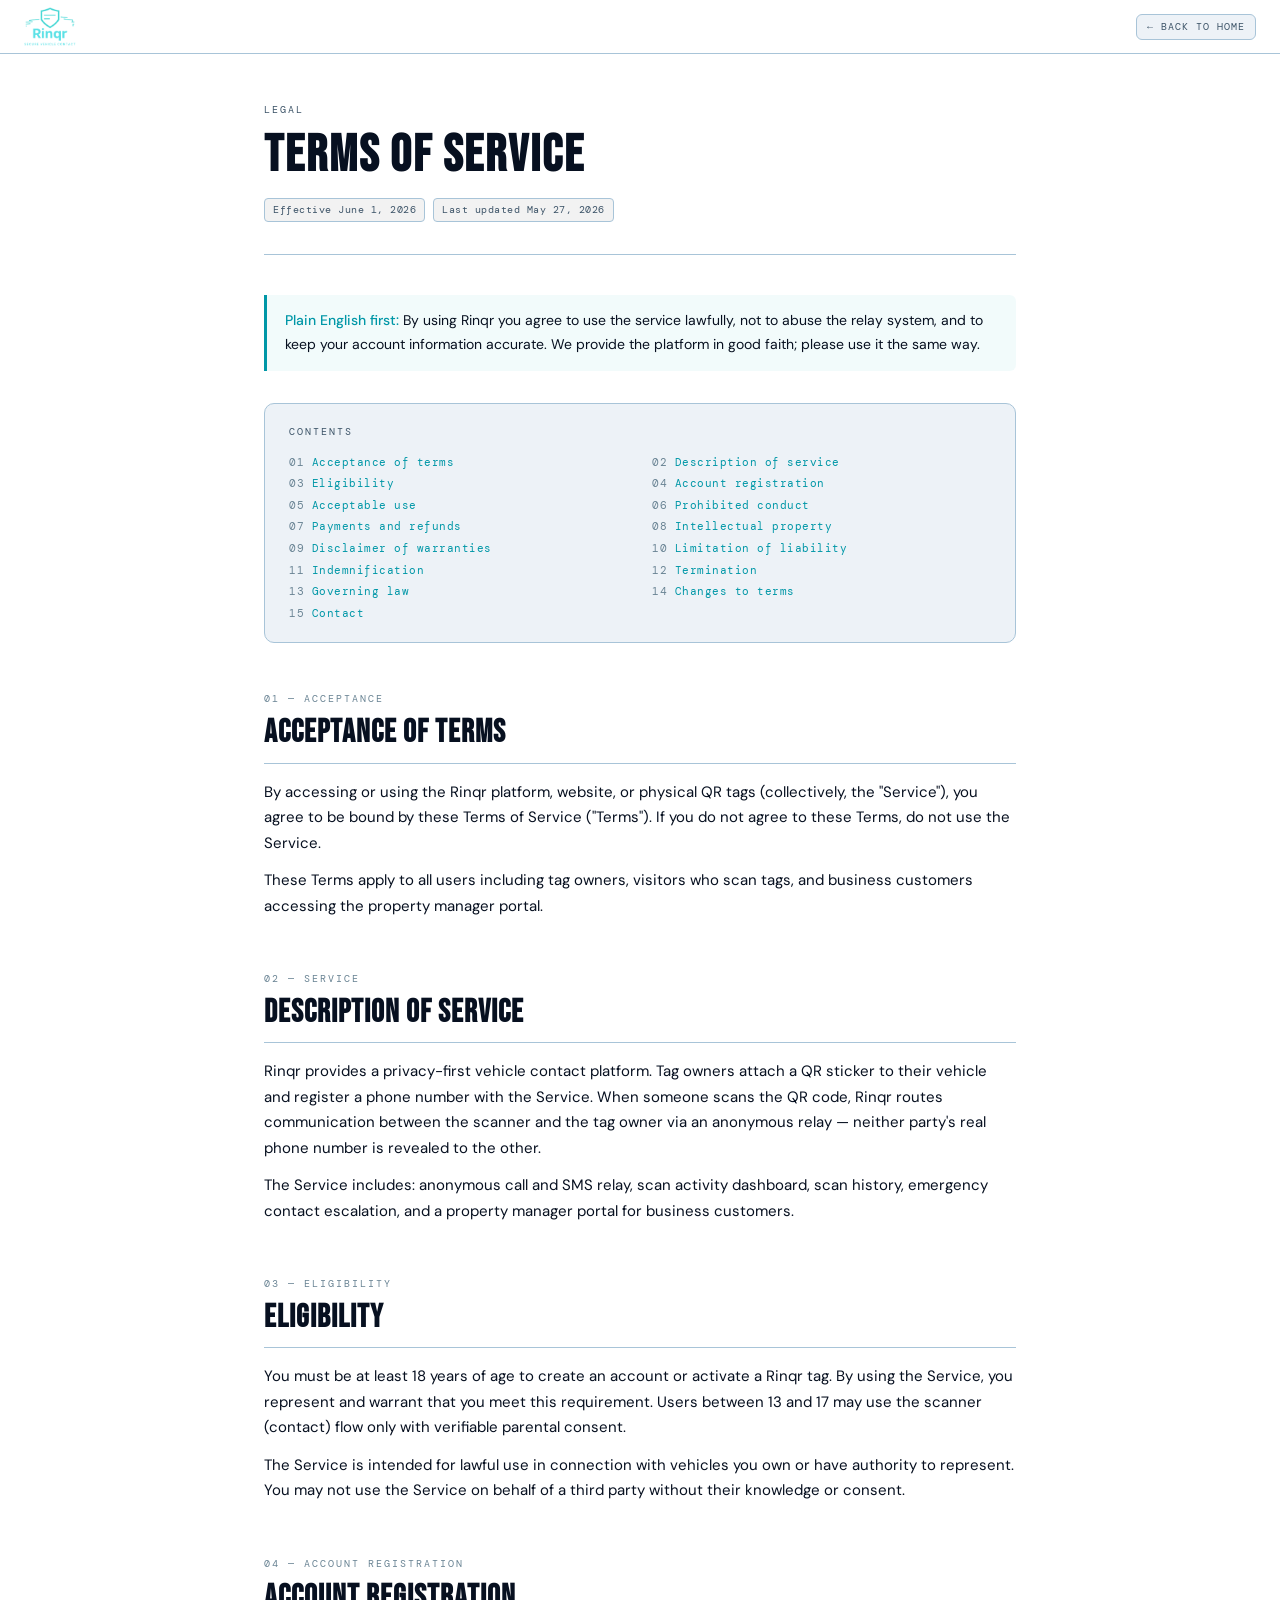
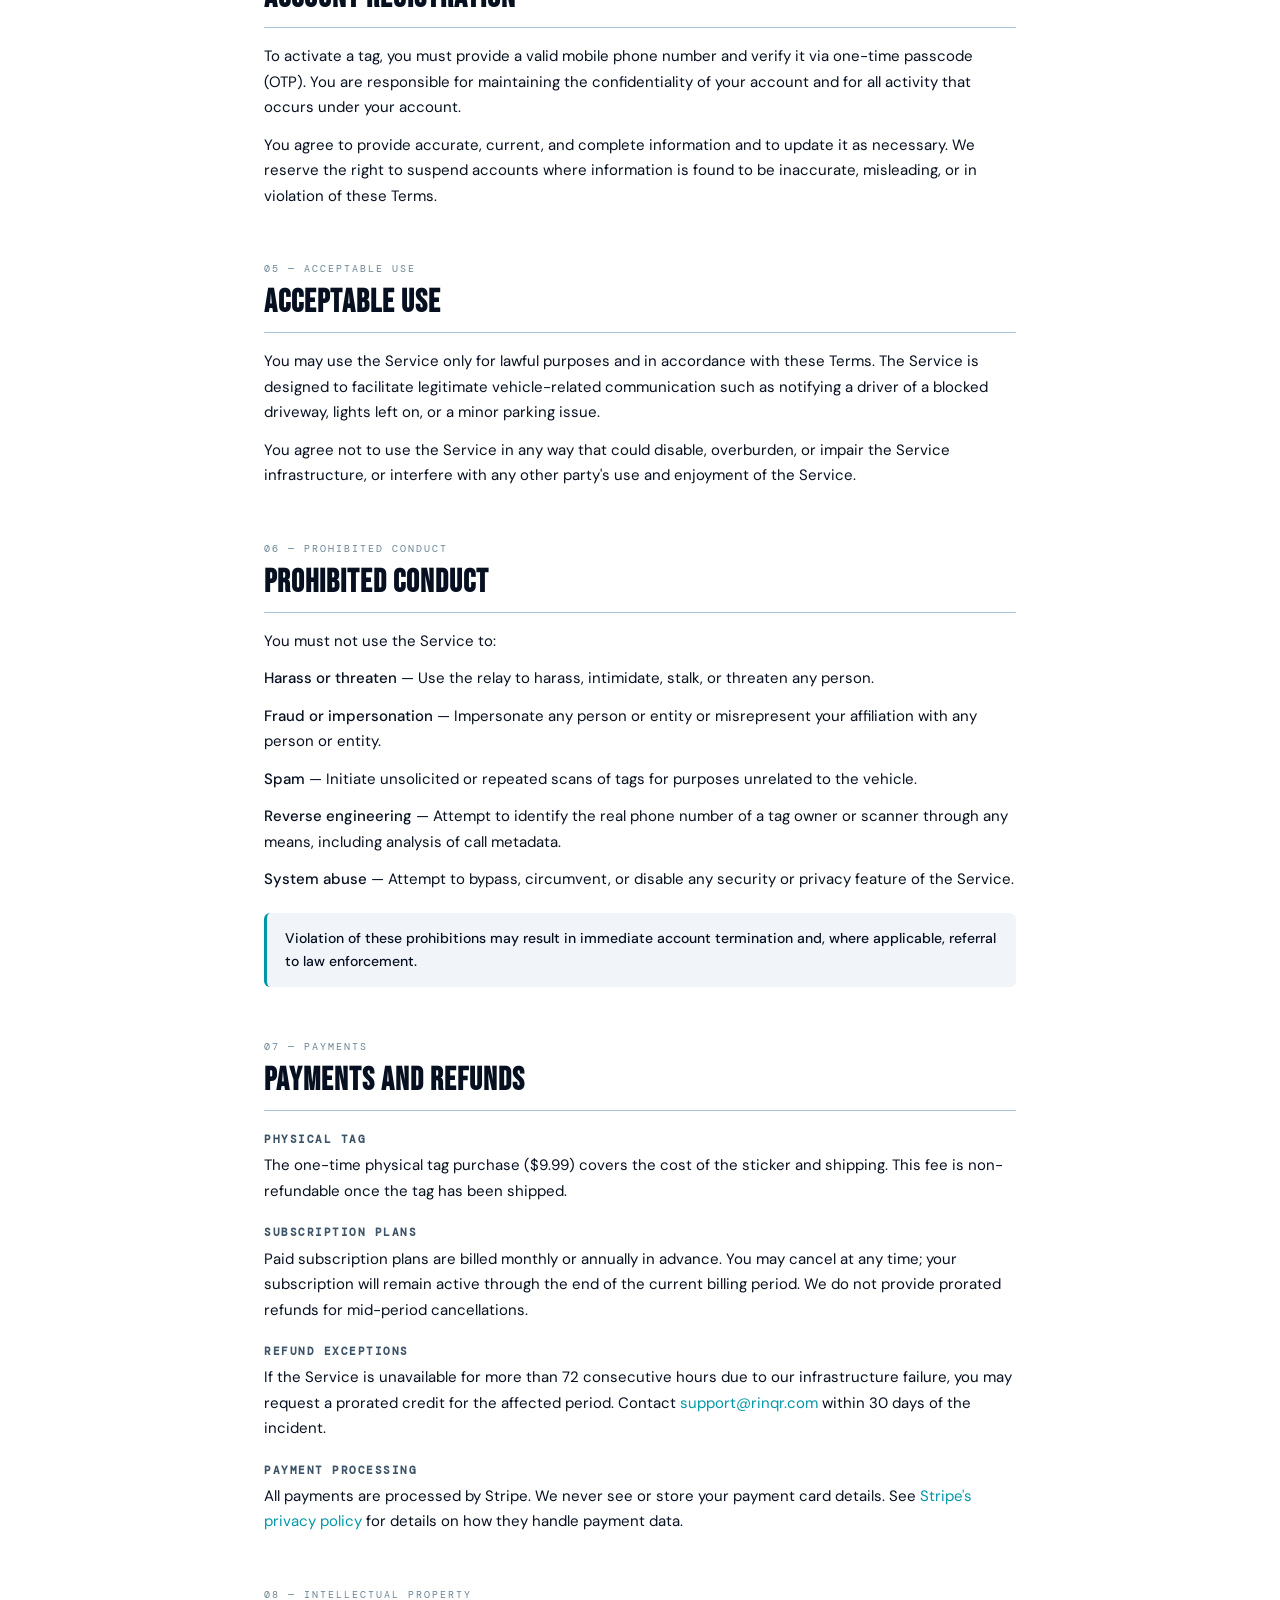
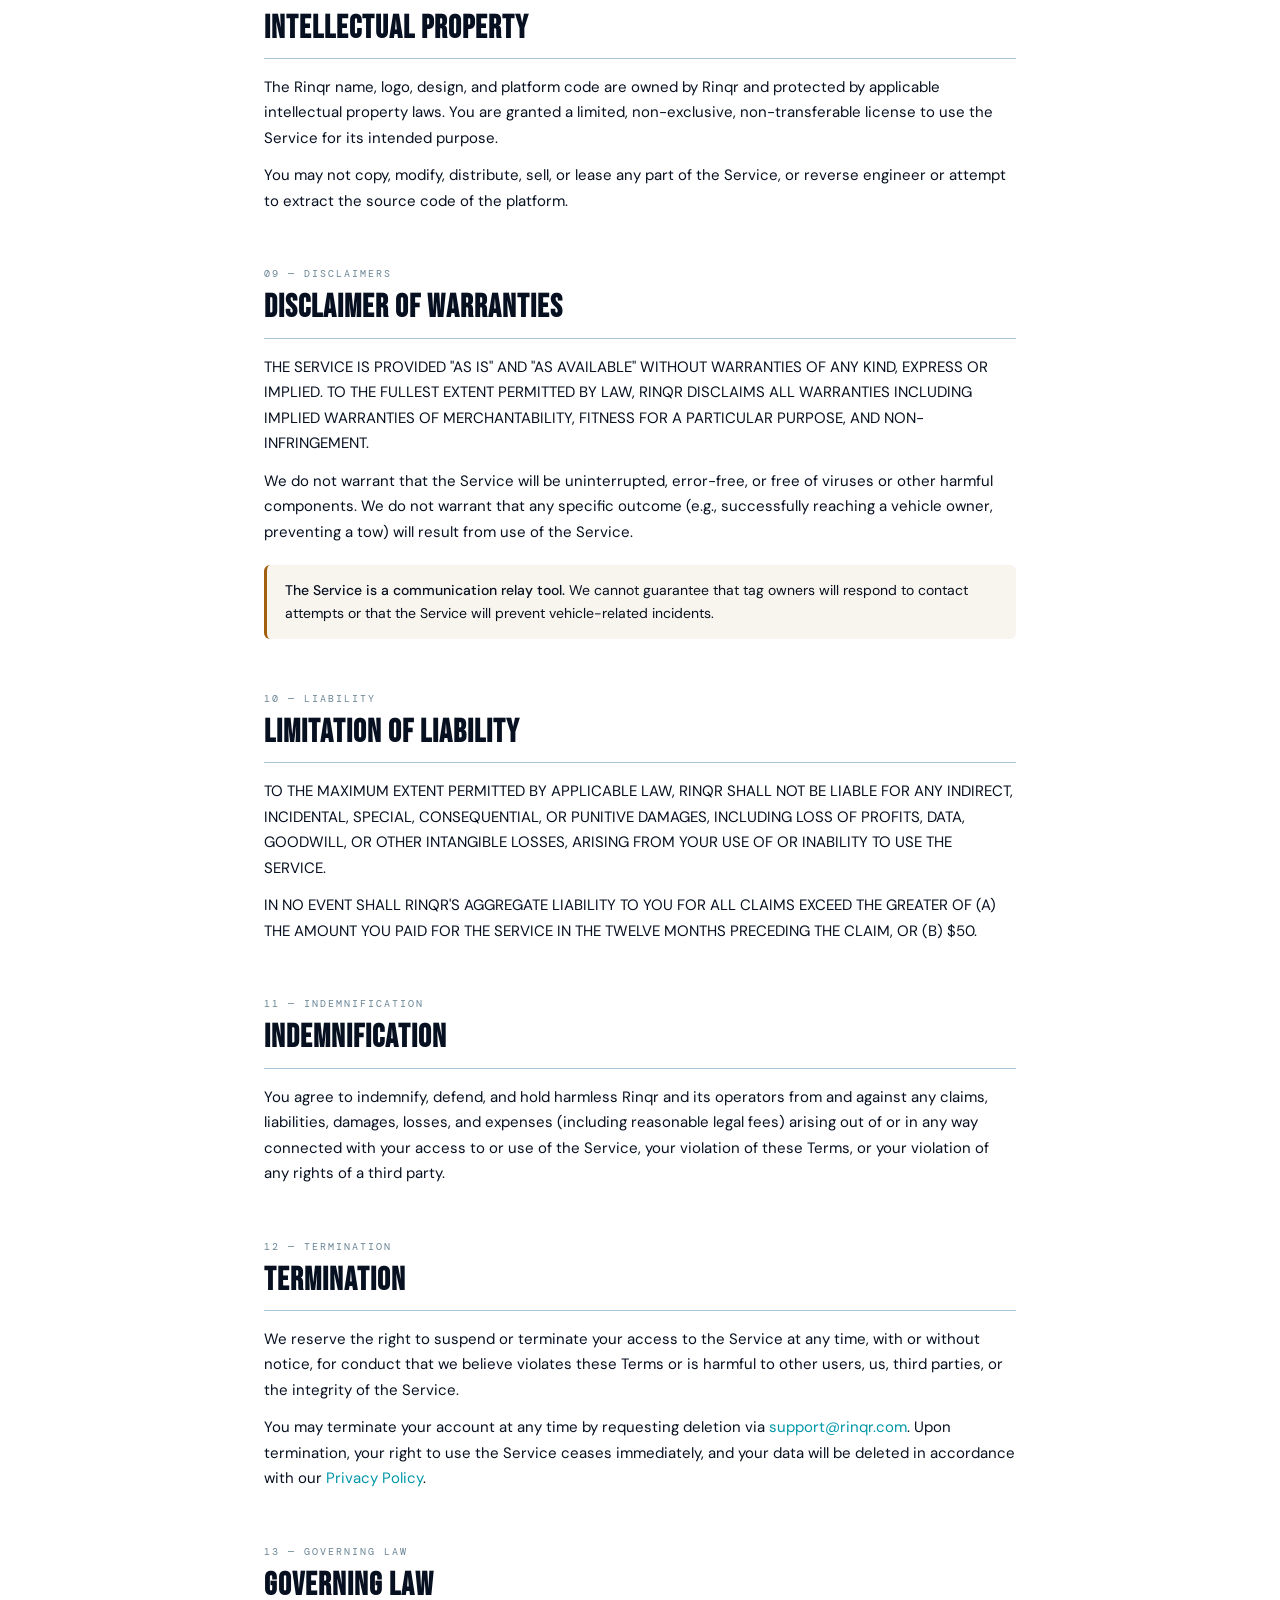
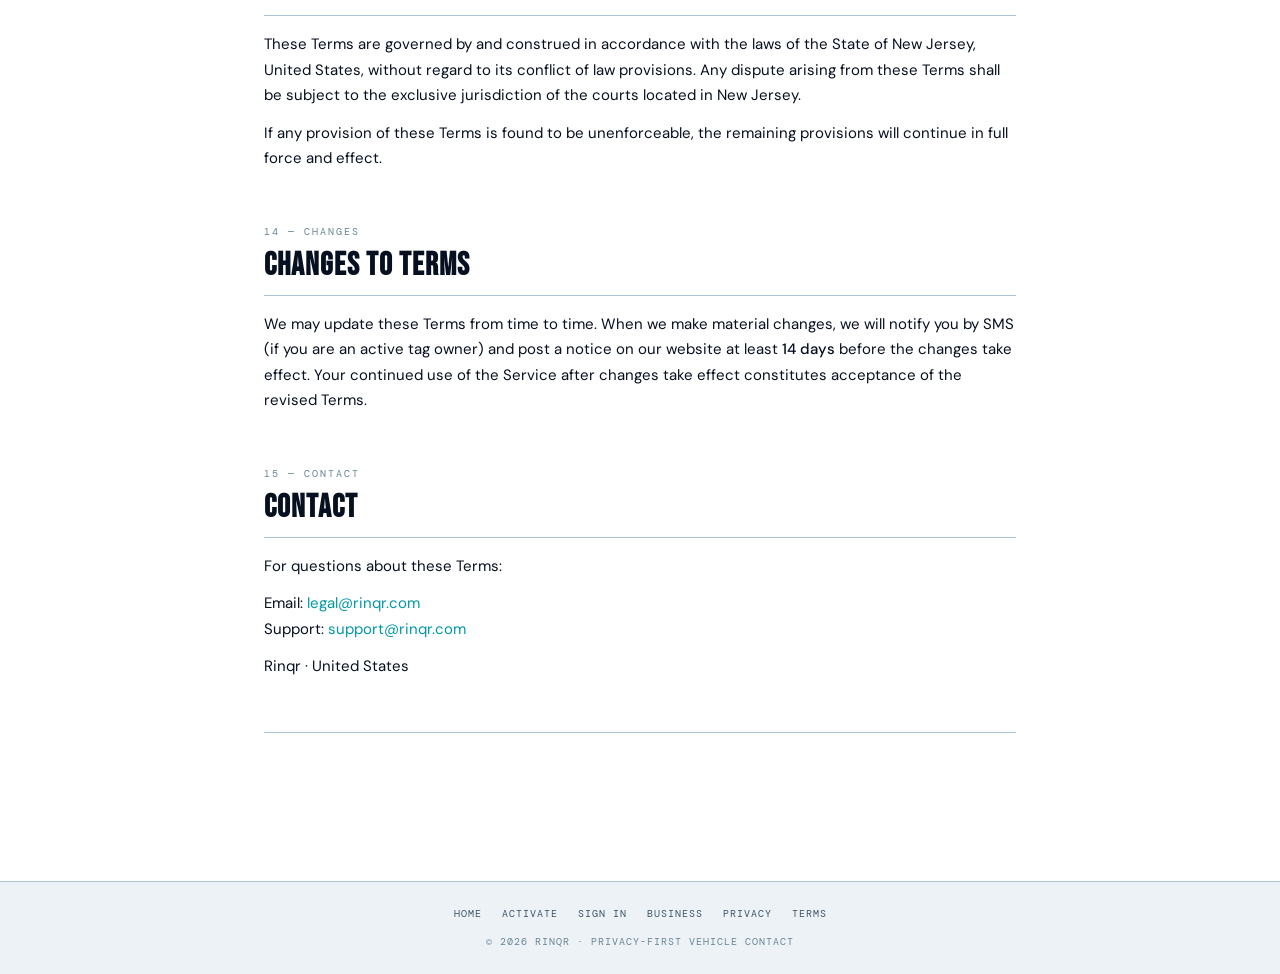
<file: terms.html>
<!DOCTYPE html>
<html lang="en">
<head>
  <meta charset="UTF-8">
  <meta name="viewport" content="width=device-width, initial-scale=1.0">
  <meta name="description" content="Rinqr's terms of service: acceptable use, payments, refunds, and the legal terms governing your use of the Rinqr platform.">
  <link rel="canonical" href="https://rinqr.com/terms.html">
  <meta property="og:type" content="website">
  <meta property="og:url" content="https://rinqr.com/terms.html">
  <meta property="og:title" content="Terms of Service — Rinqr">
  <meta property="og:description" content="The legal terms governing your use of the Rinqr platform.">
  <meta name="twitter:card" content="summary">
  <link rel="icon" type="image/png" href="Rinqr_logo.png">
  <title>Terms of Service — Rinqr</title>
  <link rel="stylesheet" href="style.css">
  <style>
    .page { max-width: 800px; margin: 0 auto; padding: 48px 24px 100px; }
    .page-header { border-bottom: 1px solid var(--border); padding-bottom: 32px; margin-bottom: 40px; }
    .page-eyebrow { font-family: var(--font-m); font-size: 10px; letter-spacing: 2px; text-transform: uppercase; color: var(--muted); margin-bottom: 12px; }
    .page-title { font-family: var(--font-d); font-size: 52px; letter-spacing: 2px; line-height: 1; color: var(--text); margin-bottom: 16px; }
    .page-meta { display: flex; gap: 8px; flex-wrap: wrap; align-items: center; }
    .nav-back { font-family: var(--font-m); font-size: 10px; letter-spacing: 1px; text-transform: uppercase; color: var(--muted); text-decoration: none; display: flex; align-items: center; gap: 6px; padding: 4px 10px; border: 1px solid var(--border); border-radius: var(--radius-sm); background: var(--surface); transition: border-color .15s, color .15s; }
    .nav-back:hover { border-color: var(--accent); color: var(--accent); }
    .summary { background: var(--surface); border: 1px solid var(--border); border-radius: var(--radius); padding: 24px; margin-bottom: 32px; }
    .summary-label { font-family: var(--font-m); font-size: 10px; letter-spacing: 2px; text-transform: uppercase; color: var(--muted); margin-bottom: 16px; }
    .promise { border-left: 3px solid var(--accent); background: rgba(0, 180, 170, .05); border-radius: 0 var(--radius-sm) var(--radius-sm) 0; padding: 14px 18px; margin-bottom: 32px; font-size: 14px; color: var(--text); line-height: 1.7; }
    .promise strong { font-weight: 500; color: var(--accent); }
    .toc { background: var(--surface); border: 1px solid var(--border); border-radius: var(--radius); padding: 20px 24px; margin-bottom: 48px; }
    .toc-label { font-family: var(--font-m); font-size: 10px; letter-spacing: 2px; text-transform: uppercase; color: var(--muted); margin-bottom: 14px; }
    .toc-grid { display: grid; grid-template-columns: repeat(auto-fit, minmax(220px, 1fr)); gap: 4px 24px; list-style: none; counter-reset: toc; }
    .toc-grid li { counter-increment: toc; font-family: var(--font-m); font-size: 11px; letter-spacing: .5px; }
    .toc-grid li::before { content: counter(toc, decimal-leading-zero) " "; color: var(--muted2); }
    .toc-grid a { color: var(--accent); text-decoration: none; }
    .toc-grid a:hover { text-decoration: underline; }
    section { margin-bottom: 52px; scroll-margin-top: 24px; }
    .section-num { font-family: var(--font-m); font-size: 10px; letter-spacing: 2px; text-transform: uppercase; color: var(--muted2); margin-bottom: 8px; }
    section h2 { font-family: var(--font-d); font-size: 32px; letter-spacing: 1px; color: var(--text); margin-bottom: 16px; padding-bottom: 12px; border-bottom: 1px solid var(--border); }
    section h3 { font-family: var(--font-m); font-size: 11px; letter-spacing: 1.5px; text-transform: uppercase; color: var(--muted); margin: 22px 0 8px; }
    p { font-size: 15px; color: var(--text); line-height: 1.7; margin-bottom: 12px; }
    p:last-child { margin-bottom: 0; }
    strong { font-weight: 500; }
    a { color: var(--accent); text-decoration: none; }
    a:hover { text-decoration: underline; }
    .callout { border-radius: var(--radius-sm); padding: 14px 18px; margin: 20px 0; font-size: 14px; line-height: 1.65; }
    .callout-green { background: rgba(26,122,70,.07); border-left: 3px solid var(--green); }
    .callout-red   { background: rgba(0, 180, 170, .08); border-left: 3px solid var(--accent); }
    .callout-amber { background: rgba(160,96,16,.07); border-left: 3px solid var(--amber); }
    .full-divider { border: none; border-top: 1px solid var(--border); margin: 48px 0; }
    .page-footer { background: var(--surface); border-top: 1px solid var(--border); padding: 24px; text-align: center; }
    .footer-links { display: flex; justify-content: center; gap: 20px; flex-wrap: wrap; margin-bottom: 12px; }
    .footer-links a { font-family: var(--font-m); font-size: 10px; letter-spacing: 1px; text-transform: uppercase; color: var(--muted); text-decoration: none; }
    .footer-links a:hover { color: var(--accent); }
    .footer-copy { font-family: var(--font-m); font-size: 10px; letter-spacing: 1px; color: var(--muted2); }
  </style>
</head>
<body class="trust-context">

<nav class="nav">
  <a href="index.html" class="logo-mark"><img src="Rinqr_logo.png" alt="Rinqr" class="logo-img"></a>
  <a href="index.html" class="nav-back">← Back to home</a>
</nav>

<div class="page">
  <div class="page-header">
    <div class="page-eyebrow">Legal</div>
    <h1 class="page-title">TERMS OF SERVICE</h1>
    <div class="page-meta">
      <span class="badge badge-muted">Effective June 1, 2026</span>
      <span class="badge badge-muted">Last updated May 27, 2026</span>
    </div>
  </div>

  <div class="promise">
    <strong>Plain English first:</strong> By using Rinqr you agree to use the service lawfully, not to abuse the relay system, and to keep your account information accurate. We provide the platform in good faith; please use it the same way.
  </div>

  <div class="toc">
    <div class="toc-label">Contents</div>
    <ol class="toc-grid">
      <li><a href="#t1">Acceptance of terms</a></li>
      <li><a href="#t2">Description of service</a></li>
      <li><a href="#t3">Eligibility</a></li>
      <li><a href="#t4">Account registration</a></li>
      <li><a href="#t5">Acceptable use</a></li>
      <li><a href="#t6">Prohibited conduct</a></li>
      <li><a href="#t7">Payments and refunds</a></li>
      <li><a href="#t8">Intellectual property</a></li>
      <li><a href="#t9">Disclaimer of warranties</a></li>
      <li><a href="#t10">Limitation of liability</a></li>
      <li><a href="#t11">Indemnification</a></li>
      <li><a href="#t12">Termination</a></li>
      <li><a href="#t13">Governing law</a></li>
      <li><a href="#t14">Changes to terms</a></li>
      <li><a href="#t15">Contact</a></li>
    </ol>
  </div>

  <section id="t1">
    <div class="section-num">01 — Acceptance</div>
    <h2>ACCEPTANCE OF TERMS</h2>
    <p>By accessing or using the Rinqr platform, website, or physical QR tags (collectively, the "Service"), you agree to be bound by these Terms of Service ("Terms"). If you do not agree to these Terms, do not use the Service.</p>
    <p>These Terms apply to all users including tag owners, visitors who scan tags, and business customers accessing the property manager portal.</p>
  </section>

  <section id="t2">
    <div class="section-num">02 — Service</div>
    <h2>DESCRIPTION OF SERVICE</h2>
    <p>Rinqr provides a privacy-first vehicle contact platform. Tag owners attach a QR sticker to their vehicle and register a phone number with the Service. When someone scans the QR code, Rinqr routes communication between the scanner and the tag owner via an anonymous relay — neither party's real phone number is revealed to the other.</p>
    <p>The Service includes: anonymous call and SMS relay, scan activity dashboard, scan history, emergency contact escalation, and a property manager portal for business customers.</p>
  </section>

  <section id="t3">
    <div class="section-num">03 — Eligibility</div>
    <h2>ELIGIBILITY</h2>
    <p>You must be at least 18 years of age to create an account or activate a Rinqr tag. By using the Service, you represent and warrant that you meet this requirement. Users between 13 and 17 may use the scanner (contact) flow only with verifiable parental consent.</p>
    <p>The Service is intended for lawful use in connection with vehicles you own or have authority to represent. You may not use the Service on behalf of a third party without their knowledge or consent.</p>
  </section>

  <section id="t4">
    <div class="section-num">04 — Account registration</div>
    <h2>ACCOUNT REGISTRATION</h2>
    <p>To activate a tag, you must provide a valid mobile phone number and verify it via one-time passcode (OTP). You are responsible for maintaining the confidentiality of your account and for all activity that occurs under your account.</p>
    <p>You agree to provide accurate, current, and complete information and to update it as necessary. We reserve the right to suspend accounts where information is found to be inaccurate, misleading, or in violation of these Terms.</p>
  </section>

  <section id="t5">
    <div class="section-num">05 — Acceptable use</div>
    <h2>ACCEPTABLE USE</h2>
    <p>You may use the Service only for lawful purposes and in accordance with these Terms. The Service is designed to facilitate legitimate vehicle-related communication such as notifying a driver of a blocked driveway, lights left on, or a minor parking issue.</p>
    <p>You agree not to use the Service in any way that could disable, overburden, or impair the Service infrastructure, or interfere with any other party's use and enjoyment of the Service.</p>
  </section>

  <section id="t6">
    <div class="section-num">06 — Prohibited conduct</div>
    <h2>PROHIBITED CONDUCT</h2>
    <p>You must not use the Service to:</p>
    <p><strong>Harass or threaten</strong> — Use the relay to harass, intimidate, stalk, or threaten any person.</p>
    <p><strong>Fraud or impersonation</strong> — Impersonate any person or entity or misrepresent your affiliation with any person or entity.</p>
    <p><strong>Spam</strong> — Initiate unsolicited or repeated scans of tags for purposes unrelated to the vehicle.</p>
    <p><strong>Reverse engineering</strong> — Attempt to identify the real phone number of a tag owner or scanner through any means, including analysis of call metadata.</p>
    <p><strong>System abuse</strong> — Attempt to bypass, circumvent, or disable any security or privacy feature of the Service.</p>
    <div class="callout callout-red"><strong>Violation of these prohibitions may result in immediate account termination and, where applicable, referral to law enforcement.</strong></div>
  </section>

  <section id="t7">
    <div class="section-num">07 — Payments</div>
    <h2>PAYMENTS AND REFUNDS</h2>
    <h3>Physical tag</h3>
    <p>The one-time physical tag purchase ($9.99) covers the cost of the sticker and shipping. This fee is non-refundable once the tag has been shipped.</p>
    <h3>Subscription plans</h3>
    <p>Paid subscription plans are billed monthly or annually in advance. You may cancel at any time; your subscription will remain active through the end of the current billing period. We do not provide prorated refunds for mid-period cancellations.</p>
    <h3>Refund exceptions</h3>
    <p>If the Service is unavailable for more than 72 consecutive hours due to our infrastructure failure, you may request a prorated credit for the affected period. Contact <a href="mailto:support@rinqr.com">support@rinqr.com</a> within 30 days of the incident.</p>
    <h3>Payment processing</h3>
    <p>All payments are processed by Stripe. We never see or store your payment card details. See <a href="https://stripe.com/privacy" target="_blank" rel="noopener">Stripe's privacy policy</a> for details on how they handle payment data.</p>
  </section>

  <section id="t8">
    <div class="section-num">08 — Intellectual property</div>
    <h2>INTELLECTUAL PROPERTY</h2>
    <p>The Rinqr name, logo, design, and platform code are owned by Rinqr and protected by applicable intellectual property laws. You are granted a limited, non-exclusive, non-transferable license to use the Service for its intended purpose.</p>
    <p>You may not copy, modify, distribute, sell, or lease any part of the Service, or reverse engineer or attempt to extract the source code of the platform.</p>
  </section>

  <section id="t9">
    <div class="section-num">09 — Disclaimers</div>
    <h2>DISCLAIMER OF WARRANTIES</h2>
    <p>THE SERVICE IS PROVIDED "AS IS" AND "AS AVAILABLE" WITHOUT WARRANTIES OF ANY KIND, EXPRESS OR IMPLIED. TO THE FULLEST EXTENT PERMITTED BY LAW, RINQR DISCLAIMS ALL WARRANTIES INCLUDING IMPLIED WARRANTIES OF MERCHANTABILITY, FITNESS FOR A PARTICULAR PURPOSE, AND NON-INFRINGEMENT.</p>
    <p>We do not warrant that the Service will be uninterrupted, error-free, or free of viruses or other harmful components. We do not warrant that any specific outcome (e.g., successfully reaching a vehicle owner, preventing a tow) will result from use of the Service.</p>
    <div class="callout callout-amber"><strong>The Service is a communication relay tool.</strong> We cannot guarantee that tag owners will respond to contact attempts or that the Service will prevent vehicle-related incidents.</div>
  </section>

  <section id="t10">
    <div class="section-num">10 — Liability</div>
    <h2>LIMITATION OF LIABILITY</h2>
    <p>TO THE MAXIMUM EXTENT PERMITTED BY APPLICABLE LAW, RINQR SHALL NOT BE LIABLE FOR ANY INDIRECT, INCIDENTAL, SPECIAL, CONSEQUENTIAL, OR PUNITIVE DAMAGES, INCLUDING LOSS OF PROFITS, DATA, GOODWILL, OR OTHER INTANGIBLE LOSSES, ARISING FROM YOUR USE OF OR INABILITY TO USE THE SERVICE.</p>
    <p>IN NO EVENT SHALL RINQR'S AGGREGATE LIABILITY TO YOU FOR ALL CLAIMS EXCEED THE GREATER OF (A) THE AMOUNT YOU PAID FOR THE SERVICE IN THE TWELVE MONTHS PRECEDING THE CLAIM, OR (B) $50.</p>
  </section>

  <section id="t11">
    <div class="section-num">11 — Indemnification</div>
    <h2>INDEMNIFICATION</h2>
    <p>You agree to indemnify, defend, and hold harmless Rinqr and its operators from and against any claims, liabilities, damages, losses, and expenses (including reasonable legal fees) arising out of or in any way connected with your access to or use of the Service, your violation of these Terms, or your violation of any rights of a third party.</p>
  </section>

  <section id="t12">
    <div class="section-num">12 — Termination</div>
    <h2>TERMINATION</h2>
    <p>We reserve the right to suspend or terminate your access to the Service at any time, with or without notice, for conduct that we believe violates these Terms or is harmful to other users, us, third parties, or the integrity of the Service.</p>
    <p>You may terminate your account at any time by requesting deletion via <a href="mailto:support@rinqr.com">support@rinqr.com</a>. Upon termination, your right to use the Service ceases immediately, and your data will be deleted in accordance with our <a href="privacy.html">Privacy Policy</a>.</p>
  </section>

  <section id="t13">
    <div class="section-num">13 — Governing law</div>
    <h2>GOVERNING LAW</h2>
    <p>These Terms are governed by and construed in accordance with the laws of the State of New Jersey, United States, without regard to its conflict of law provisions. Any dispute arising from these Terms shall be subject to the exclusive jurisdiction of the courts located in New Jersey.</p>
    <p>If any provision of these Terms is found to be unenforceable, the remaining provisions will continue in full force and effect.</p>
  </section>

  <section id="t14">
    <div class="section-num">14 — Changes</div>
    <h2>CHANGES TO TERMS</h2>
    <p>We may update these Terms from time to time. When we make material changes, we will notify you by SMS (if you are an active tag owner) and post a notice on our website at least <strong>14 days</strong> before the changes take effect. Your continued use of the Service after changes take effect constitutes acceptance of the revised Terms.</p>
  </section>

  <section id="t15">
    <div class="section-num">15 — Contact</div>
    <h2>CONTACT</h2>
    <p>For questions about these Terms:</p>
    <p>
      Email: <a href="mailto:legal@rinqr.com">legal@rinqr.com</a><br>
      Support: <a href="mailto:support@rinqr.com">support@rinqr.com</a>
    </p>
    <p>Rinqr · United States</p>
  </section>

  <hr class="full-divider">
</div>

<footer class="page-footer">
  <div class="footer-links">
    <a href="index.html">Home</a>
    <a href="activate.html">Activate</a>
    <a href="signin.html">Sign in</a>
    <a href="property.html">Business</a>
    <a href="privacy.html">Privacy</a>
    <a href="terms.html">Terms</a>
  </div>
  <div class="footer-copy">© 2026 RINQR · PRIVACY-FIRST VEHICLE CONTACT</div>
</footer>

</body>
</html>
</file>
<file: style.css>
/* ═══════════════════════════════════════════
   RINQR — Shared Stylesheet (Light Theme)
   Used by: index.html, activate.html, dashboard.html
   Trust context: policy.html, terms.html, privacy.html
═══════════════════════════════════════════ */

@import url('https://fonts.googleapis.com/css2?family=Bebas+Neue&family=DM+Sans:wght@300;400;500&family=DM+Mono:wght@400;500&display=swap');

/* ── RESET ── */
*, *::before, *::after {
  box-sizing: border-box;
  margin: 0;
  padding: 0;
}

/* ── VARIABLES (Brand / Product — trust, technology) ── */
:root {
  --bg:       #ffffff;
  --surface:  #f0f4f8;
  --card:     #ffffff;
  --card2:    #e8f0f7;
  --border:   #b8cfe0;
  --border2:  #8ab0cc;
  --accent:   #00b4aa;
  --accent2:  #0a1628;
  --green:    #1a7a46;
  --amber:    #a06010;
  --purple:   #6b3fbf;
  --red:      #b91c1c;
  --text:     #0a1628;
  --muted:    #4a6070;
  --muted2:   #7a90a0;
  --font-d:   'Bebas Neue', sans-serif;
  --font-b:   'DM Sans', sans-serif;
  --font-m:   'DM Mono', monospace;
  --radius:   10px;
  --radius-sm: 6px;
}

/* ══════════════════════════════════════════════════
   TRUST CONTEXT OVERRIDES
   Apply class="trust-context" to <body> or a wrapper
   <div> on: policy.html, terms.html, privacy.html
   All other variables fall through to :root defaults.
   ══════════════════════════════════════════════════ */
.trust-context {
  /* Slightly deeper cyan for legal pages — authoritative but still on-brand */
  --accent:   #0097a7;

  /* Darker navy for anchors and secondary accents */
  --accent2:  #071020;

  /* Cooler surface for legal/policy pages */
  --surface:  #edf2f7;

  /* Blue-tinted borders */
  --border:   #a8c4d8;
  --border2:  #7aaac4;

  /* Card backgrounds */
  --card:     #ffffff;
  --card2:    #e4edf5;

  /* Background: crisp white */
  --bg:       #ffffff;

  /* Muted text: cool professional tone */
  --muted:    #3d5468;
  --muted2:   #6a8494;

  /* Text: deep navy */
  --text:     #071020;
}

/* ── Trust context: badge-accent re-mapped to blue ── */
.trust-context .badge-accent {
  background: rgba(0, 151, 167, .10);
  color: var(--accent);
  border: 1px solid rgba(0, 151, 167, .25);
}

/* ── Trust context: stat-card accent stripe re-mapped ── */
.trust-context .stat-card.s-accent::after {
  background: var(--accent);
}

/* ── Trust context: pulse dot re-mapped ── */
.trust-context .pulse-dot {
  background: var(--accent);
}

/* ── Trust context: nav avatar re-mapped ── */
.trust-context .nav-avatar {
  background: var(--accent);
}

/* ── Trust context: logo (no change needed — image logo is self-contained) ── */

/* ── Trust context: tab active state re-mapped ── */
.trust-context .tab.active {
  color: var(--accent);
  border-bottom-color: var(--accent);
}

/* ── Trust context: QR hover ring re-mapped ── */
.trust-context .qr-box:hover {
  box-shadow: 0 0 0 3px var(--accent);
}

/* ── Trust context: section shield indicator ── */
/* Optional decorative element for policy/terms headings */
.trust-context .section-shield {
  display: inline-flex;
  align-items: center;
  gap: 6px;
  font-family: var(--font-m);
  font-size: 10px;
  letter-spacing: 2px;
  text-transform: uppercase;
  color: var(--accent);
  padding: 4px 10px;
  border: 1px solid rgba(0, 151, 167, .25);
  background: rgba(0, 151, 167, .06);
  border-radius: 4px;
  margin-bottom: 12px;
}

/* ── Trust context: policy highlight block ── */
/* Use <div class="policy-highlight"> for key clauses */
.trust-context .policy-highlight {
  border-left: 3px solid var(--accent);
  background: rgba(0, 180, 170, .06);
  padding: 14px 18px;
  border-radius: 0 var(--radius-sm) var(--radius-sm) 0;
  font-size: 14px;
  color: var(--text);
  margin: 16px 0;
}

/* ── Trust context: privacy badge (replaces .privacy-note) ── */
.trust-context .privacy-note {
  color: var(--green);
}

/* ═══════════════════════════════════════════
   BASE STYLES (shared across all pages)
═══════════════════════════════════════════ */

/* ── BASE ── */
html { scroll-behavior: smooth; }

body {
  background: var(--bg);
  color: var(--text);
  font-family: var(--font-b);
  font-size: 15px;
  line-height: 1.6;
  -webkit-font-smoothing: antialiased;
}

/* ── LOGO ── */
.logo {
  font-family: var(--font-d);
  font-size: 26px;
  letter-spacing: 3px;
  color: var(--text);
  text-decoration: none;
  display: inline-flex;
  align-items: center;
  gap: 8px;
}
.logo-img {
  height: 32px;
  width: auto;
  display: inline-block;
  vertical-align: middle;
}
.logo-text {
  font-family: var(--font-d);
  font-size: 26px;
  letter-spacing: 3px;
  color: var(--text);
}
.logo-text span { color: var(--accent); }
.logo span { color: var(--accent); }

/* ── LOGO ── */
.logo-mark {
  display: inline-flex;
  align-items: center;
  text-decoration: none;
  flex-shrink: 0;
}
.logo-img {
  height: 40px;
  width: auto;
  display: block;
  object-fit: contain;
  /* Logo has black bg — mix-blend-mode makes it transparent on light backgrounds */
  mix-blend-mode: multiply;
}

/* ── TYPOGRAPHY ── */
h1, h2, h3 {
  font-family: var(--font-d);
  letter-spacing: 1px;
  line-height: 1.1;
  color: var(--text);
}
.label {
  font-family: var(--font-m);
  font-size: 10px;
  letter-spacing: 2px;
  text-transform: uppercase;
  color: var(--muted);
}
.mono { font-family: var(--font-m); }

/* ── BUTTONS ── */
.btn {
  display: block;
  width: 100%;
  padding: 15px;
  border: none;
  border-radius: var(--radius-sm);
  font-family: var(--font-d);
  font-size: 18px;
  letter-spacing: 1px;
  cursor: pointer;
  transition: opacity .15s, transform .1s, background .2s;
  text-align: center;
  text-decoration: none;
}
.btn:active { transform: scale(.98); }

.btn-primary {
  background: var(--accent);
  color: #fff;
}
.btn-primary:hover { opacity: .88; }
.btn-primary:disabled {
  opacity: .3;
  cursor: not-allowed;
  transform: none;
}

.btn-secondary {
  background: var(--card);
  color: var(--text);
  border: 1px solid var(--border2);
}
.btn-secondary:hover { border-color: var(--accent); }

.btn-ghost {
  background: transparent;
  color: var(--muted);
  border: 1px dashed var(--border2);
}
.btn-ghost:hover { border-color: var(--accent); color: var(--accent); }

/* ── INPUTS ── */
input, select, textarea {
  width: 100%;
  background: #fff;
  border: 1px solid var(--border);
  border-radius: var(--radius-sm);
  padding: 13px 14px;
  color: var(--text);
  font-family: var(--font-b);
  font-size: 15px;
  outline: none;
  transition: border-color .15s;
}
input:focus, select:focus, textarea:focus {
  border-color: var(--accent);
}
input::placeholder { color: var(--muted2); }
input.error { border-color: var(--red); }

.field {
  display: flex;
  flex-direction: column;
  gap: 7px;
  margin-bottom: 14px;
}
.field label {
  font-family: var(--font-m);
  font-size: 10px;
  letter-spacing: 2px;
  text-transform: uppercase;
  color: var(--muted);
}
.field .error-msg {
  font-size: 11px;
  color: var(--red);
  display: none;
}
.field.has-error .error-msg { display: block; }
.field.has-error input { border-color: var(--red); }

/* ── CARDS ── */
.card {
  background: var(--card);
  border: 1px solid var(--border);
  border-radius: var(--radius);
  overflow: hidden;
}
.card-body { padding: 18px; }
.card-head {
  display: flex;
  align-items: center;
  justify-content: space-between;
  padding: 14px 18px;
  border-bottom: 1px solid var(--border);
  background: var(--surface);
}
.card-title {
  font-family: var(--font-m);
  font-size: 10px;
  letter-spacing: 2px;
  text-transform: uppercase;
  color: var(--muted);
}
.card-action {
  font-family: var(--font-m);
  font-size: 10px;
  color: var(--accent);
  cursor: pointer;
  text-decoration: none;
}

/* ── TOGGLE SWITCH ── */
.toggle {
  position: relative;
  width: 40px;
  height: 22px;
  flex-shrink: 0;
  cursor: pointer;
}
.toggle input {
  opacity: 0;
  width: 0;
  height: 0;
  position: absolute;
}
.toggle-slider {
  position: absolute;
  inset: 0;
  background: var(--border2);
  border-radius: 11px;
  transition: background .2s;
}
.toggle-slider::after {
  content: '';
  position: absolute;
  left: 3px;
  top: 3px;
  width: 16px;
  height: 16px;
  border-radius: 50%;
  background: #fff;
  transition: transform .2s;
}
.toggle input:checked + .toggle-slider { background: var(--accent); }
.toggle input:checked + .toggle-slider::after { transform: translateX(18px); }

/* ── BADGES ── */
.badge {
  display: inline-flex;
  align-items: center;
  font-family: var(--font-m);
  font-size: 10px;
  letter-spacing: .5px;
  padding: 3px 8px;
  border-radius: 4px;
}
.badge-green  { background: rgba(26,122,70,.10);  color: #1a7a46;  border: 1px solid rgba(26,122,70,.25); }
.badge-blue   { background: rgba(26,26,26,.08);   color: #1a1a1a;  border: 1px solid rgba(26,26,26,.2); }
.badge-amber  { background: rgba(160,96,16,.10);  color: #a06010;  border: 1px solid rgba(160,96,16,.25); }
.badge-accent { background: rgba(0, 180, 170, .12);  color: var(--accent); border: 1px solid rgba(0, 180, 170, .30); }
.badge-muted  { background: rgba(0,0,0,.05);      color: var(--muted); border: 1px solid var(--border); }

/* ── STAT CARDS ── */
.stat-card {
  background: var(--card);
  border: 1px solid var(--border);
  border-radius: var(--radius);
  padding: 14px 16px;
  position: relative;
  overflow: hidden;
}
.stat-card::after {
  content: '';
  position: absolute;
  top: 0; left: 0; right: 0;
  height: 3px;
}
.stat-card.s-accent::after { background: var(--accent); }
.stat-card.s-green::after  { background: var(--green); }
.stat-card.s-blue::after   { background: #1a1a1a; }
.stat-card.s-amber::after  { background: var(--amber); }
.stat-val {
  font-family: var(--font-d);
  font-size: 32px;
  line-height: 1;
  margin-bottom: 2px;
  color: var(--text);
}
.stat-label {
  font-family: var(--font-m);
  font-size: 9px;
  letter-spacing: 2px;
  text-transform: uppercase;
  color: var(--muted);
  margin-bottom: 6px;
}
.stat-sub  { font-size: 11px; color: var(--muted); }
.stat-trend { font-size: 11px; color: var(--green); margin-top: 3px; }

/* ── PULSE DOT ── */
.pulse-dot {
  display: inline-block;
  width: 7px;
  height: 7px;
  border-radius: 50%;
  background: var(--accent);
  animation: pulse 2s ease-in-out infinite;
}
@keyframes pulse {
  0%, 100% { opacity: 1; transform: scale(1); }
  50%       { opacity: .4; transform: scale(.8); }
}

/* ── SPINNER ── */
.spinner {
  width: 36px;
  height: 36px;
  border: 2px solid var(--border2);
  border-top-color: var(--accent);
  border-radius: 50%;
  animation: spin 1s linear infinite;
  margin: 0 auto;
}
@keyframes spin { to { transform: rotate(360deg); } }

/* ── SLIDE IN ANIMATION ── */
@keyframes slideIn {
  from { opacity: 0; transform: translateY(-8px); }
  to   { opacity: 1; transform: translateY(0); }
}
.slide-in { animation: slideIn .35s ease; }

/* ── SHAKE ANIMATION (error) ── */
@keyframes shake {
  0%,100% { transform: translateX(0); }
  20%     { transform: translateX(-6px); }
  40%     { transform: translateX(6px); }
  60%     { transform: translateX(-4px); }
  80%     { transform: translateX(4px); }
}
.shake { animation: shake .4s ease; }

/* ── DIVIDER ── */
.divider {
  border: none;
  border-top: 1px solid var(--border);
  margin: 20px 0;
}

/* ── PRIVACY NOTE ── */
.privacy-note {
  font-size: 11px;
  color: var(--green);
  font-family: var(--font-m);
  display: flex;
  align-items: center;
  gap: 5px;
}

/* ── TCPA ── */
.tcpa {
  font-size: 10px;
  color: var(--muted2);
  line-height: 1.5;
  text-align: center;
}

/* ── EMPTY STATE ── */
.empty-state {
  text-align: center;
  padding: 40px 20px;
  color: var(--muted);
}
.empty-state .empty-icon { font-size: 32px; margin-bottom: 10px; }
.empty-state .empty-title { font-size: 14px; font-weight: 500; color: var(--text); }
.empty-state .empty-sub   { font-size: 12px; margin-top: 4px; }

/* ── NAV ── */
.nav {
  display: flex;
  align-items: center;
  justify-content: space-between;
  padding: 0 24px;
  height: 54px;
  border-bottom: 1px solid var(--border);
  background: #fff;
  position: sticky;
  top: 0;
  z-index: 100;
}
.nav-right { display: flex; align-items: center; gap: 14px; }
.nav-pill {
  display: flex;
  align-items: center;
  gap: 5px;
  font-family: var(--font-m);
  font-size: 10px;
  letter-spacing: 1px;
  padding: 4px 10px;
  border-radius: 4px;
  color: var(--muted);
  border: 1px solid var(--border);
  background: var(--surface);
}
.nav-avatar {
  width: 32px;
  height: 32px;
  border-radius: 50%;
  background: var(--accent);
  display: flex;
  align-items: center;
  justify-content: center;
  font-family: var(--font-d);
  font-size: 14px;
  color: #fff;
  cursor: pointer;
  flex-shrink: 0;
}

/* ── TABS ── */
.tabs {
  display: flex;
  border-bottom: 1px solid var(--border);
  overflow-x: auto;
  scrollbar-width: none;
  background: #fff;
}
.tabs::-webkit-scrollbar { display: none; }
.tab {
  font-family: var(--font-m);
  font-size: 11px;
  letter-spacing: 1px;
  text-transform: uppercase;
  padding: 12px 20px;
  color: var(--muted);
  cursor: pointer;
  border-bottom: 2px solid transparent;
  transition: color .15s, border-color .15s;
  white-space: nowrap;
  flex-shrink: 0;
}
.tab:hover  { color: var(--text); }
.tab.active { color: var(--accent); border-bottom-color: var(--accent); }
.tab-panel  { display: none; }
.tab-panel.active { display: block; }

/* ── SCAN ITEM ── */
.scan-item {
  display: flex;
  align-items: center;
  gap: 12px;
  padding: 11px 0;
  border-bottom: 1px solid var(--border);
  cursor: pointer;
  transition: opacity .15s;
}
.scan-item:hover { opacity: .8; }
.scan-item:last-child { border-bottom: none; }
.scan-icon {
  width: 36px;
  height: 36px;
  border-radius: 7px;
  display: flex;
  align-items: center;
  justify-content: center;
  font-size: 16px;
  flex-shrink: 0;
}
.scan-icon.ic-red    { background: rgba(0, 180, 170, .14); }
.scan-icon.ic-blue   { background: rgba(26,26,26,.08); }
.scan-icon.ic-green  { background: rgba(26,122,70,.10); }
.scan-icon.ic-amber  { background: rgba(160,96,16,.10); }
.scan-body { flex: 1; min-width: 0; }
.scan-reason {
  font-size: 13px;
  font-weight: 500;
  white-space: nowrap;
  overflow: hidden;
  text-overflow: ellipsis;
  color: var(--text);
}
.scan-meta {
  font-family: var(--font-m);
  font-size: 10px;
  color: var(--muted);
  margin-top: 2px;
}

/* ── QR BOX ── */
.qr-box {
  background: #fff;
  border-radius: 6px;
  padding: 6px;
  border: 1px solid var(--border);
  cursor: pointer;
  transition: transform .15s, box-shadow .15s;
  flex-shrink: 0;
}
.qr-box:hover {
  transform: scale(1.04);
  box-shadow: 0 0 0 3px var(--accent);
}
.qr-box svg { display: block; }

/* ── UTILITY ── */
.text-center { text-align: center; }
.text-muted  { color: var(--muted); }
.text-green  { color: var(--green); }
.text-accent { color: var(--accent); }
.mt-4  { margin-top: 4px; }
.mt-8  { margin-top: 8px; }
.mt-12 { margin-top: 12px; }
.mt-16 { margin-top: 16px; }
.mt-24 { margin-top: 24px; }
.mb-8  { margin-bottom: 8px; }
.mb-12 { margin-bottom: 12px; }
.mb-16 { margin-bottom: 16px; }
.mb-24 { margin-bottom: 24px; }
.gap-8  { gap: 8px; }
.gap-12 { gap: 12px; }
.flex { display: flex; }
.flex-col { display: flex; flex-direction: column; }
.items-center { align-items: center; }
.justify-between { justify-content: space-between; }
.w-full { width: 100%; }

.trust-context .callout-red {
  background: rgba(26,95,168,.06);
  border-left-color: var(--accent);
}
.trust-context .callout-green {
  background: rgba(26,110,69,.07);
  border-left-color: var(--green);
}
</file>
